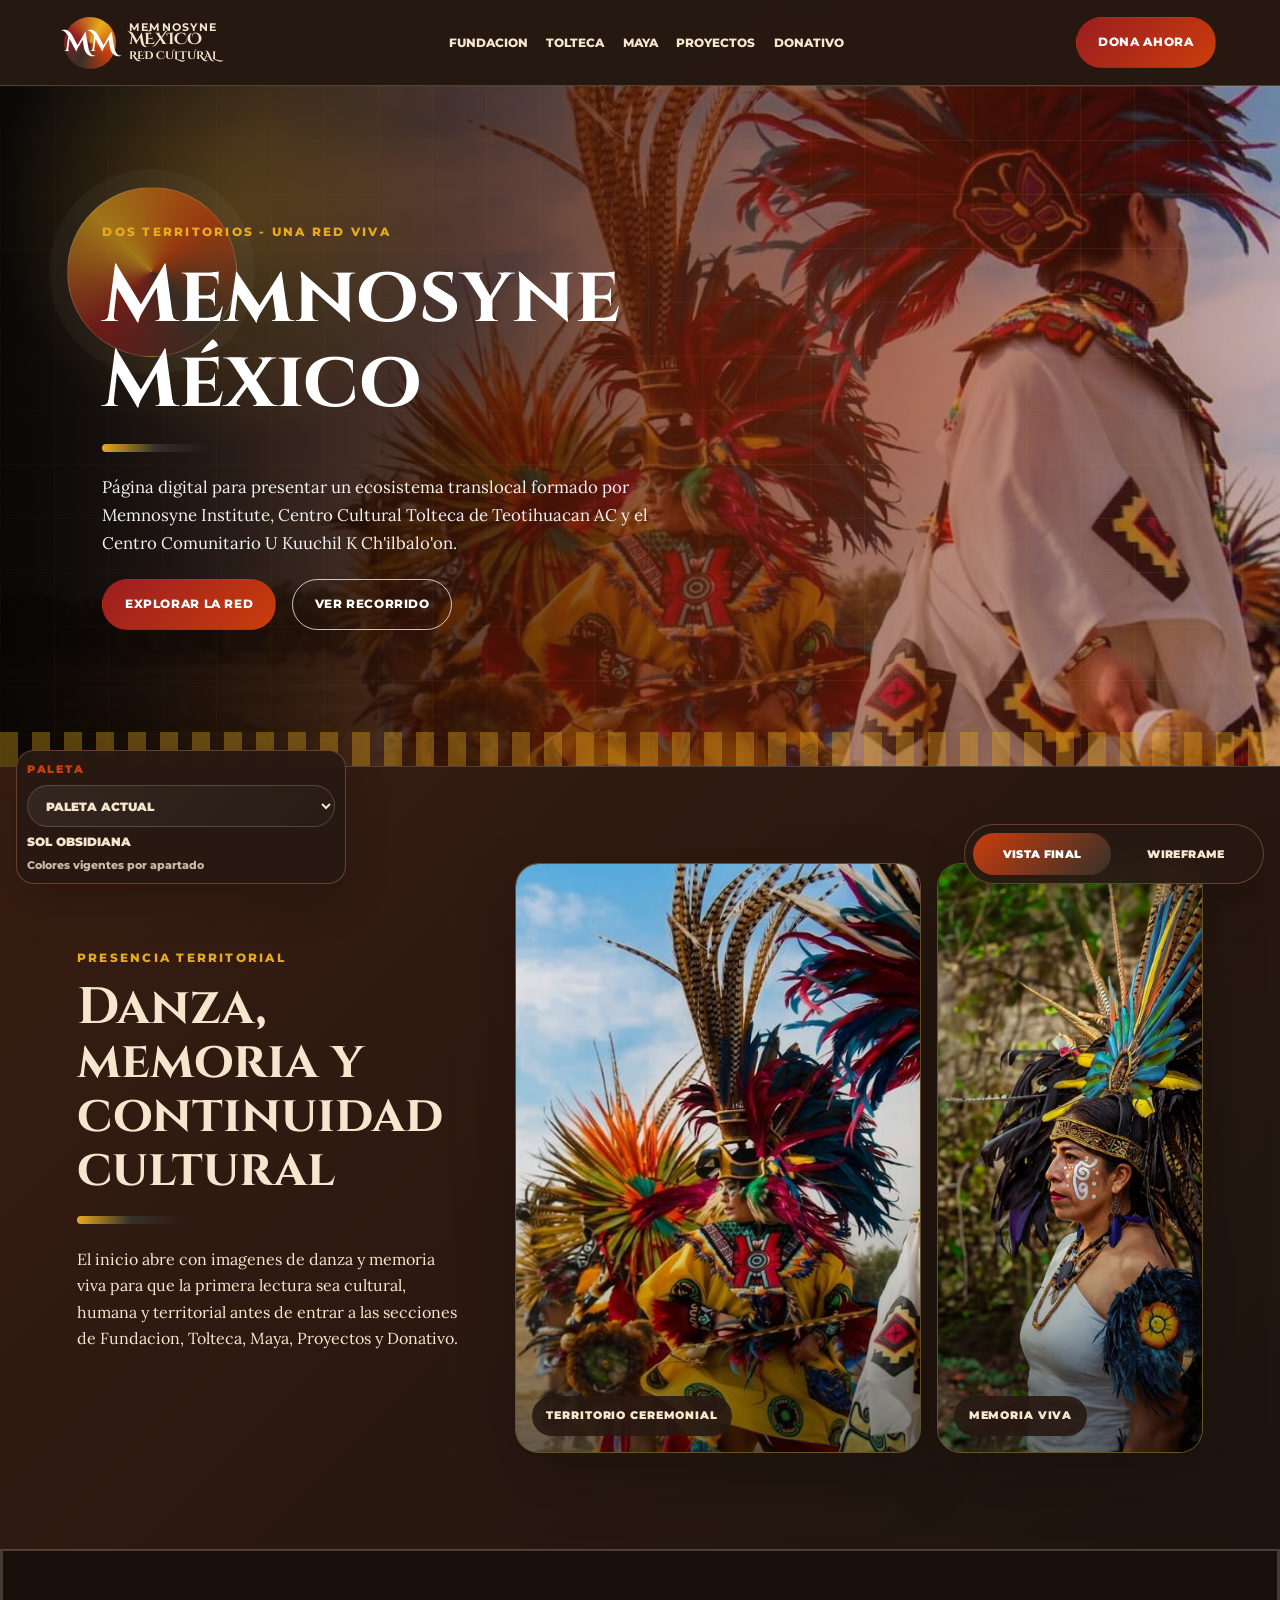
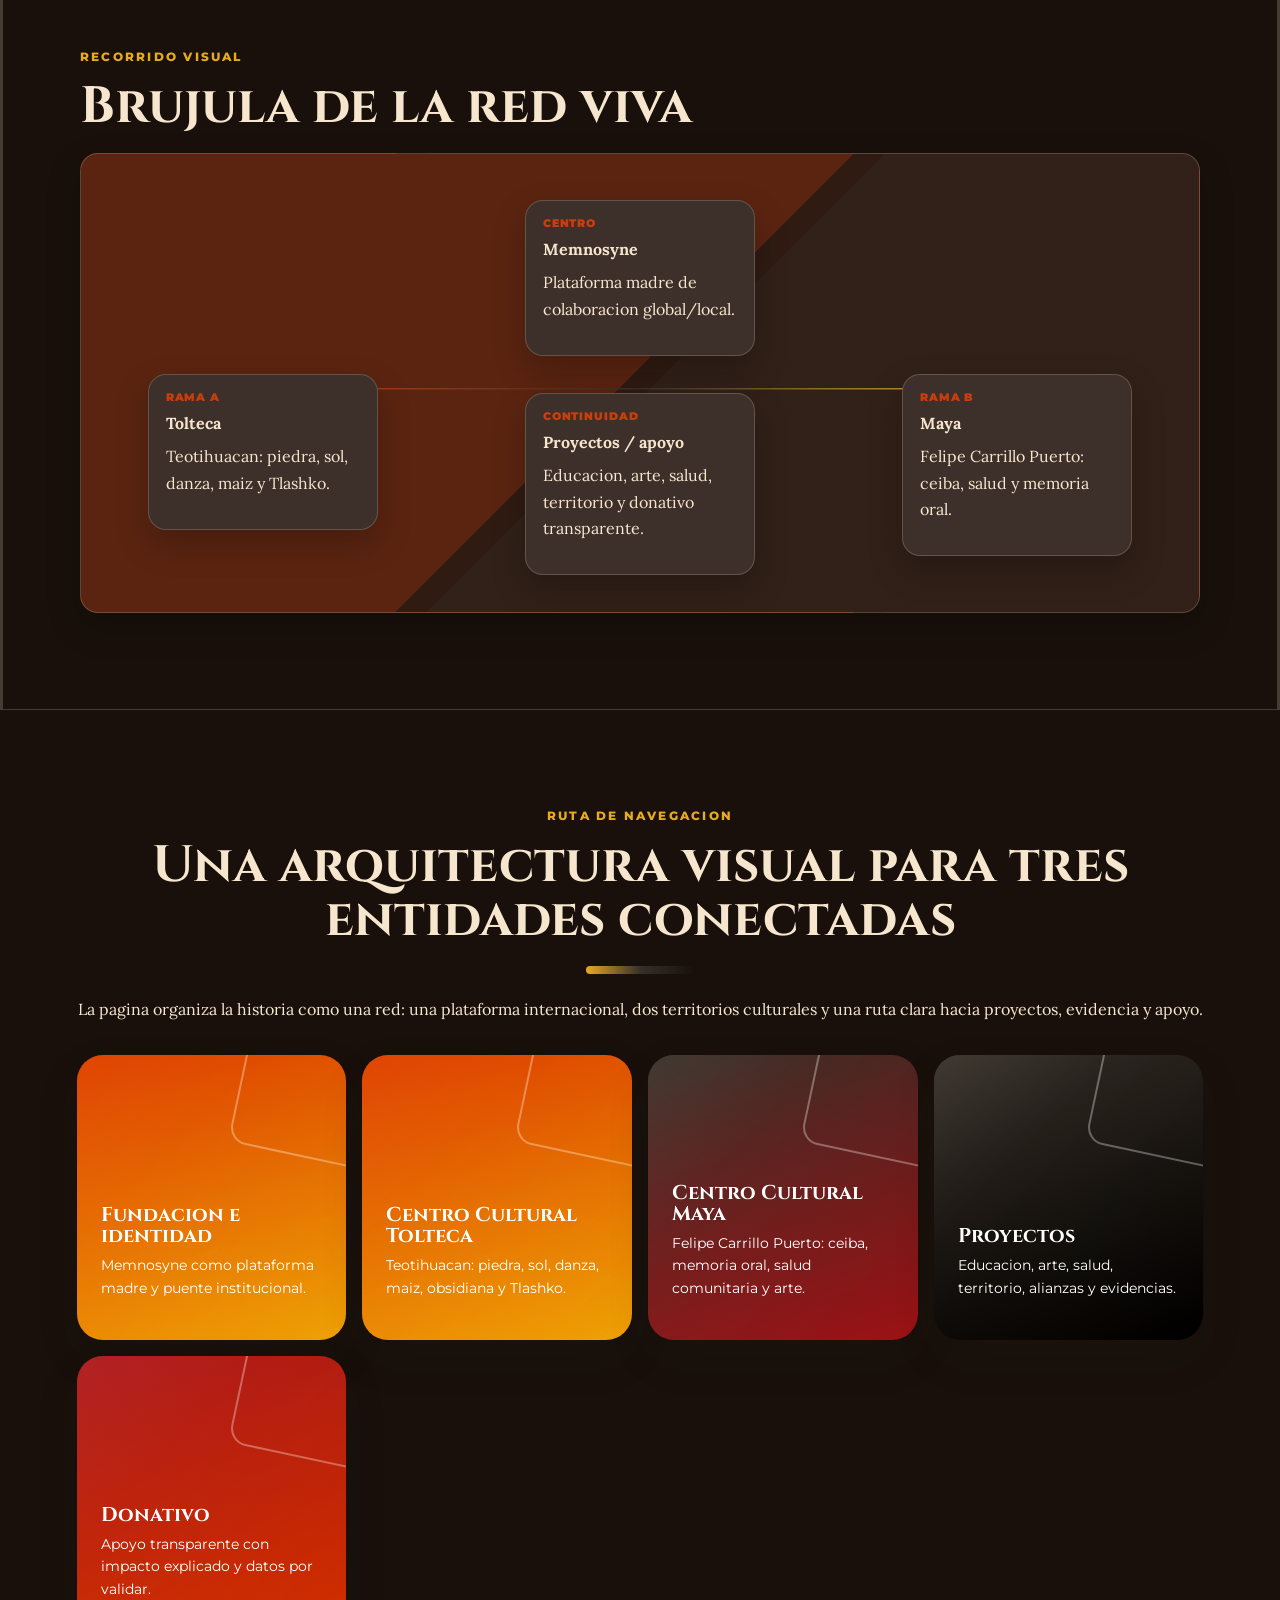
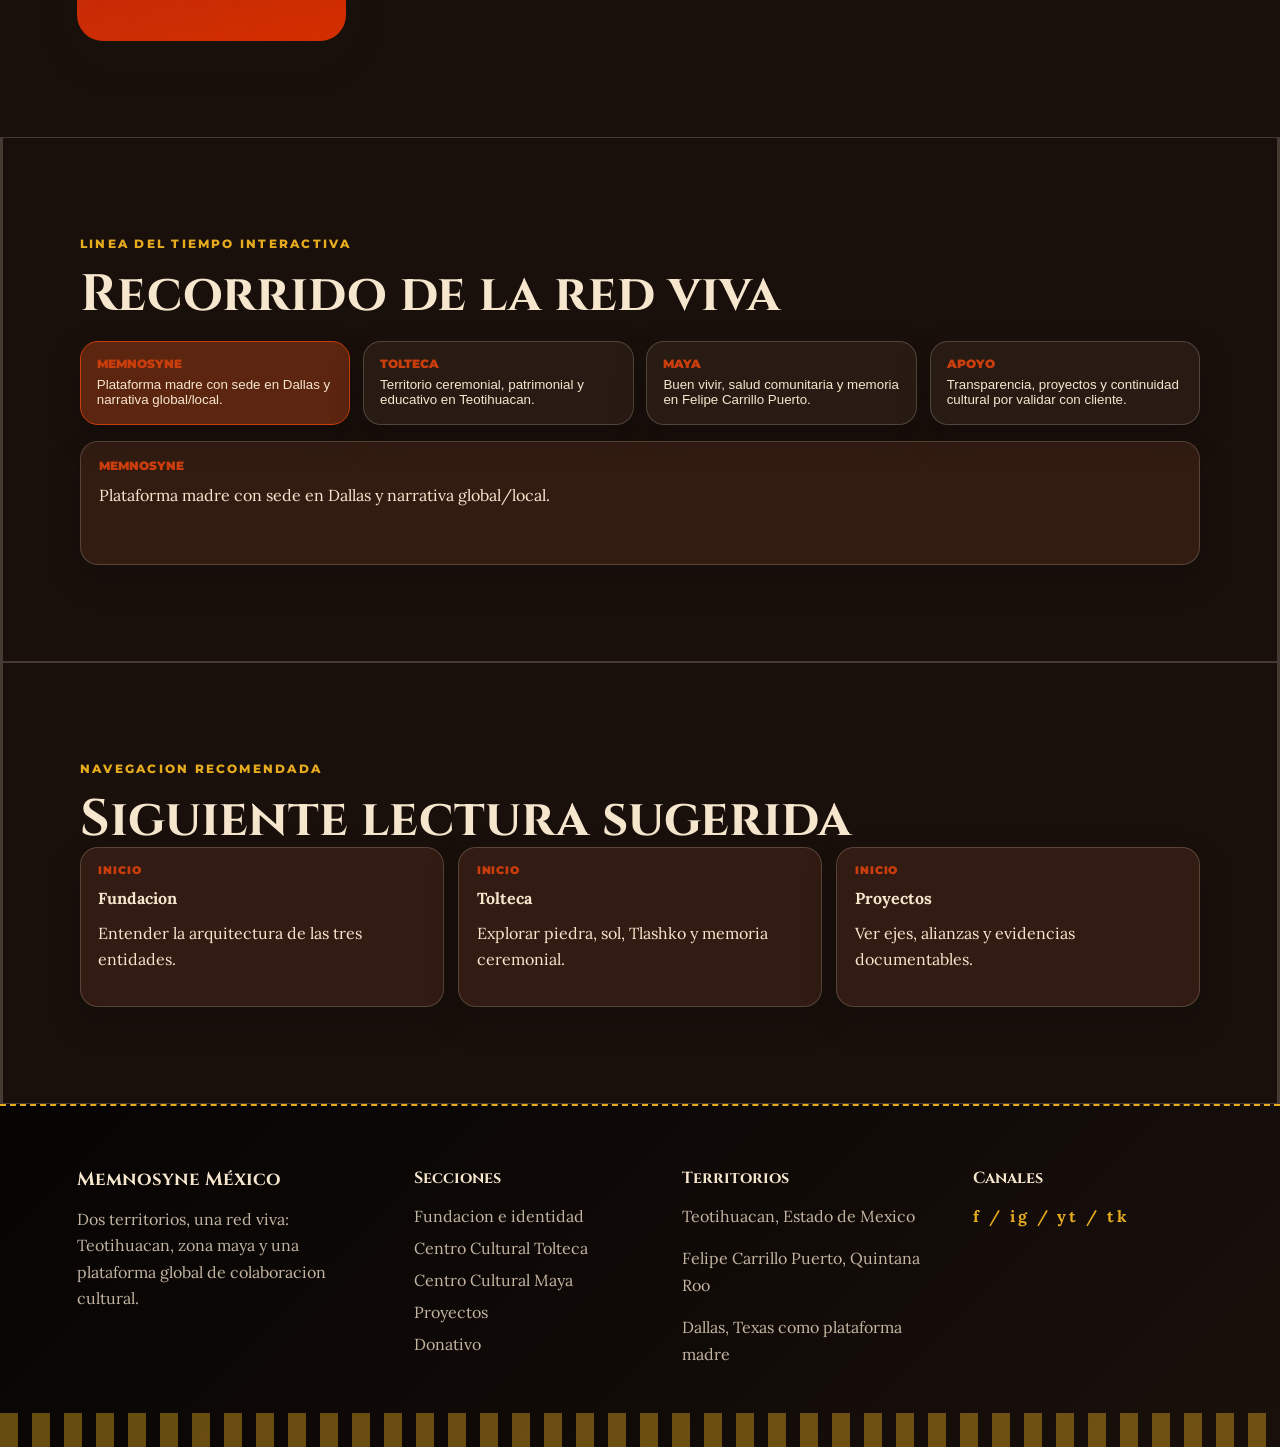
<file: index.html>
<!DOCTYPE html><html lang="es"><head><meta charset="UTF-8"><meta name="viewport" content="width=device-width, initial-scale=1.0"><title>Inicio | Memnosyne M&eacute;xico</title><link rel="preconnect" href="https://fonts.googleapis.com">
<link rel="preconnect" href="https://fonts.gstatic.com" crossorigin>
<link href="https://fonts.googleapis.com/css2?family=Cinzel:wght@500;600;700&family=Cinzel+Decorative:wght@700&family=Cormorant+Garamond:wght@500;600;700&family=EB+Garamond:wght@500;600;700&family=Lora:wght@400;500;600;700&family=Montserrat:wght@300;500;600;700;800&family=Poppins:wght@400;500;600;700;800&display=swap" rel="stylesheet"><link rel="stylesheet" href="styles.css?v=1.2.14"><link rel="stylesheet" href="section-creativity.css?v=1.2.14"><link rel="stylesheet" href="wireframe.css?v=1.2.14"><link rel="stylesheet" href="content-lab.css?v=1.2.14"><link rel="stylesheet" href="animations.css?v=1.2.14"></head><body class=""><header class="navbar">
<a class="brand" href="index.html"><span class="brand-symbol">MM</span><span><small>Memnosyne</small>M&eacute;xico<br><em>red cultural</em></span></a>
<nav>
<a href="fundacion-identidad.html">Fundacion</a>
<a href="centro-tolteca.html">Tolteca</a>
<a href="centro-maya.html">Maya</a>
<a href="proyectos.html">Proyectos</a>
<a href="donativo.html">Donativo</a>
</nav>
<a class="btn btn-primary" href="donativo.html">Dona ahora</a>
</header><main><section class="hero home-ritual-hero" style='--img:url("assets/inicio-danza-tolteca.jpeg")'><div class="hero-content"><p class="eyebrow">Dos territorios - una red viva</p><h1>Memnosyne M&eacute;xico</h1><div class="divider"></div><p>Landing inicial para presentar el ecosistema formado por Memnosyne Institute, el Centro Cultural Tolteca de Teotihuacan AC y el Centro Comunitario U Kuuchil K Ch'ilbalo'on.</p><div class="hero-actions"><a class="btn btn-primary" href="fundacion-identidad.html">Explorar secciones -></a><a class="btn btn-outline" href="#distribucion">Ver distribucion</a></div></div></section><section class="home-photo-intro section-pad"><div class="home-photo-copy"><p class="eyebrow">Presencia territorial</p><h2>Danza, memoria y continuidad cultural</h2><div class="divider"></div><p>El inicio abre con imagenes de danza y memoria viva para que la primera lectura sea cultural, humana y territorial antes de entrar a las secciones de Fundacion, Tolteca, Maya, Proyectos y Donativo.</p></div><div class="home-photo-grid"><figure><img src="assets/inicio-danza-tolteca.jpeg" alt="Danza ceremonial en territorio abierto"><figcaption>Territorio ceremonial</figcaption></figure><figure><img src="assets/inicio-retrato-maya.jpeg" alt="Retrato ceremonial con penacho y pintura facial"><figcaption>Memoria viva</figcaption></figure></div></section><section id="distribucion" class="section-pad"><div class="center"><p class="eyebrow">Distribucion recomendada</p><h2>5 secciones con colores mas vivos</h2><div class="divider"></div><p>La pagina se organiza en cinco subpaginas para que cada tema tenga su propia narrativa visual, color dominante y contenido resumido.</p></div><div class="route-grid"><a class="route-card" href="fundacion-identidad.html" style="--c1:#C85A1E;--c2:#1FBE9E"><div><h3>Fundacion e identidad</h3><p>Narrativa general, Memnosyne y sistema visual.</p></div></a><a class="route-card" href="centro-tolteca.html" style="--c1:#CA3D0C;--c2:#7A3428"><div><h3>Centro Cultural Tolteca</h3><p>Teotihuacan, ceremonia, Tlashko y patrimonio.</p></div></a><a class="route-card" href="centro-maya.html" style="--c1:#1FBE9E;--c2:#AE0253"><div><h3>Centro Cultural Maya</h3><p>Buen vivir, lengua, salud y memoria comunitaria.</p></div></a><a class="route-card" href="proyectos.html" style="--c1:#68712C;--c2:#243F60"><div><h3>Proyectos</h3><p>Educacion, arte, salud, ambiente y alianzas.</p></div></a><a class="route-card" href="donativo.html" style="--c1:#F01136;--c2:#F09D29"><div><h3>Donativo</h3><p>Apoyo, transparencia y llamados a la accion.</p></div></a></div></section><section class="wireframe-lab section-pad"><div class="wf-layout-showcase"><article class="wf-feature"><div class="wf-copy"><span>Contexto</span><b>Resumen + apoyo visual</b><p>Contenido basado en el informe analitico.</p></div><div class="wf-image-slot">Imagen documental</div></article><article class="wf-facts"><div><b>Dato</b><span>Dato del informe</span></div><div><b>Dato</b><span>Dato del informe</span></div><div><b>Dato</b><span>Dato del informe</span></div><div><b>Dato</b><span>Dato del informe</span></div></article><article class="wf-quote"><span>Cita / frase guia</span><p>Texto de apoyo para revisar jerarquia, ritmo y lectura.</p></article><article class="wf-steps"><div><span>01</span><b>Bloque secuencial</b><p>Dato contextual extraido del informe.</p></div><div><span>02</span><b>Bloque secuencial</b><p>Dato contextual del informe.</p></div><div><span>03</span><b>Bloque secuencial</b><p>Evidencia documental por integrar.</p></div></article><article class="wf-media-grid"><div>Foto</div><div>Archivo</div><div>Testimonio</div><div>Territorio</div></article><article class="wf-sidebar-layout"><aside>Recorrido</aside><div><b>Contenido extendido</b><p>Desarrollo ampliado para explicar contexto, territorio, programa, publico beneficiado y evidencia visual sugerida.</p><p>Este bloque sirve para probar una version final con lectura continua, imagenes documentales y jerarquia editorial.</p></div></article></div></section></main><footer class="footer">
<div><h3>Memnosyne M&eacute;xico</h3><p>Red cultural: dos territorios, memoria viva y una mision comunitaria.</p></div>
<div><h4>Secciones</h4><a href="fundacion-identidad.html">Fundacion e identidad</a><a href="centro-tolteca.html">Centro Cultural Tolteca</a><a href="centro-maya.html">Centro Cultural Maya</a><a href="proyectos.html">Proyectos</a><a href="donativo.html">Donativo</a></div>
<div><h4>Territorios</h4><p>Teotihuacan, Estado de Mexico</p><p>Felipe Carrillo Puerto, Quintana Roo</p><p>Dallas, Texas como plataforma madre</p></div>
<div><h4>Siguenos</h4><p class="socials">f / ig / yt / tk</p></div>
</footer><script src="palette.js?v=1.2.14" defer></script><script src="wireframe.js?v=1.2.14" defer></script><script src="version.js?v=1.2.14" defer></script><script src="interactions.js?v=1.2.14" defer></script></body></html>
</file>
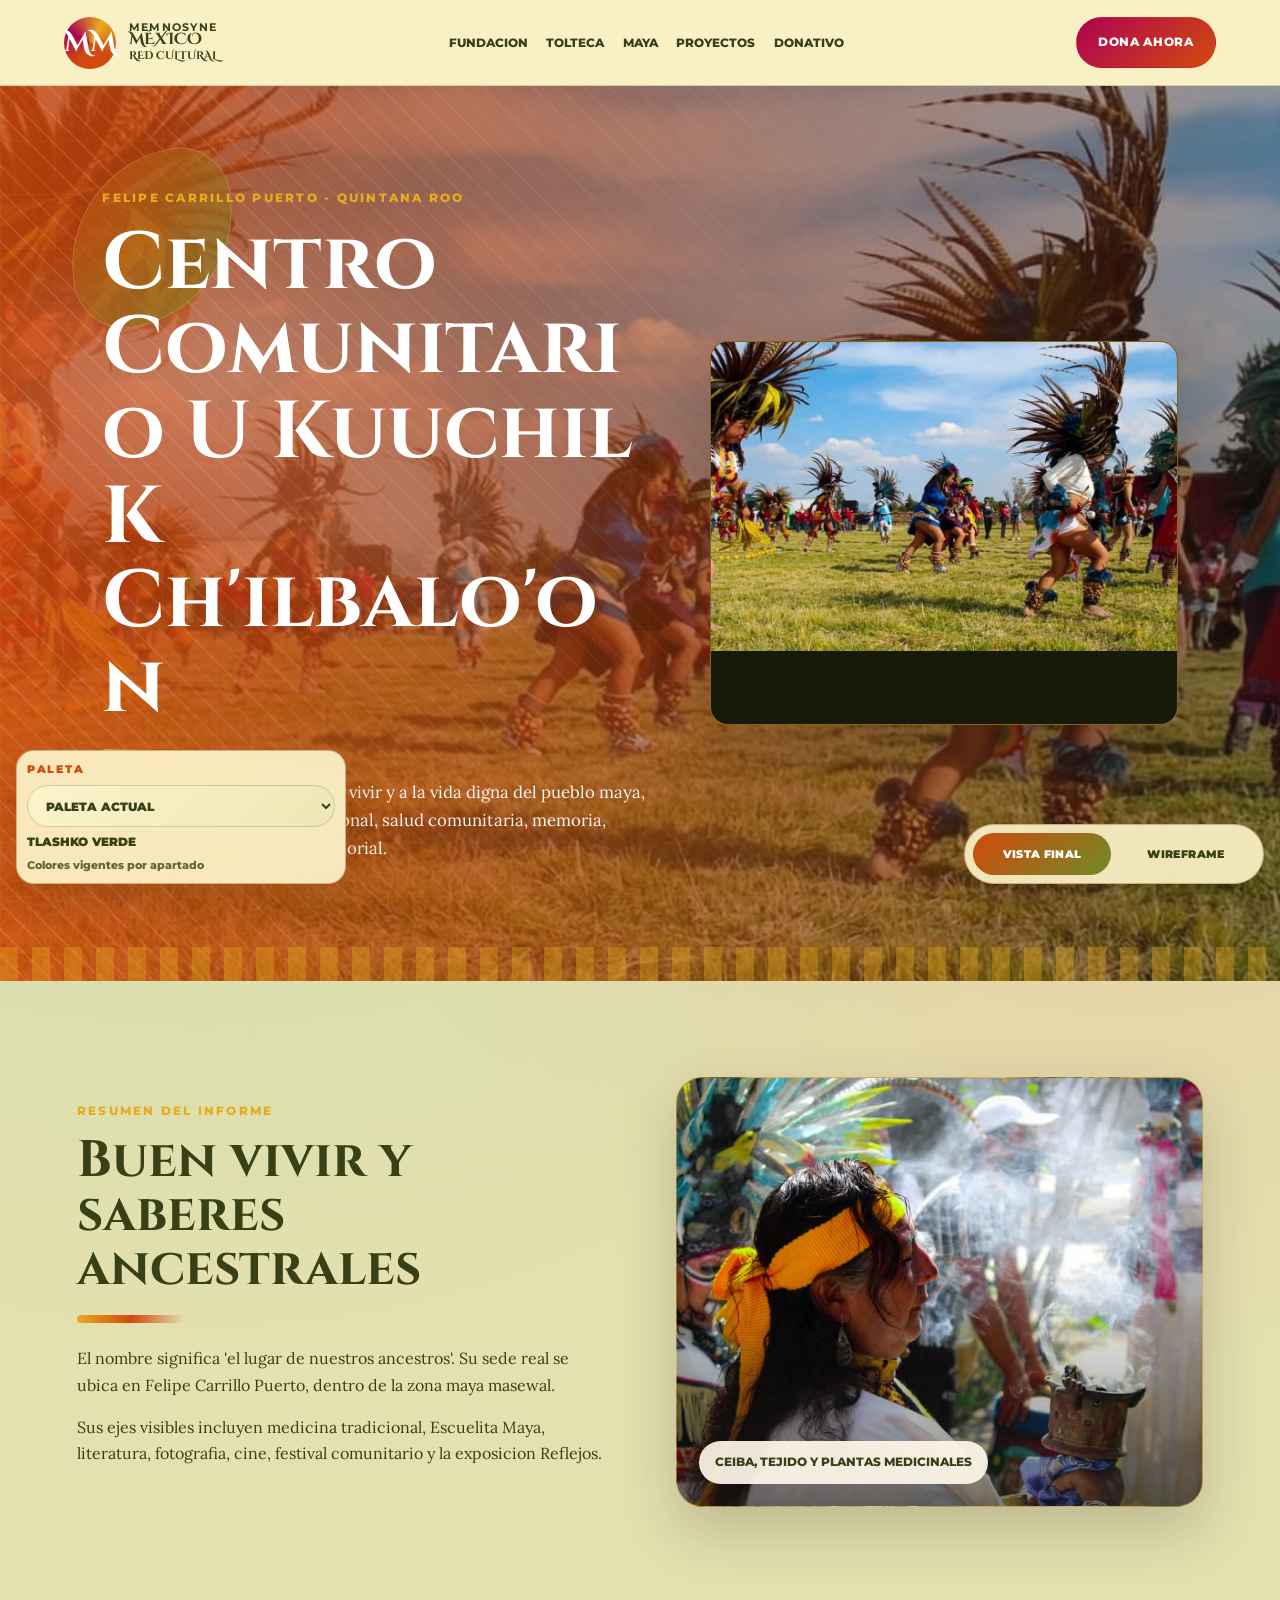
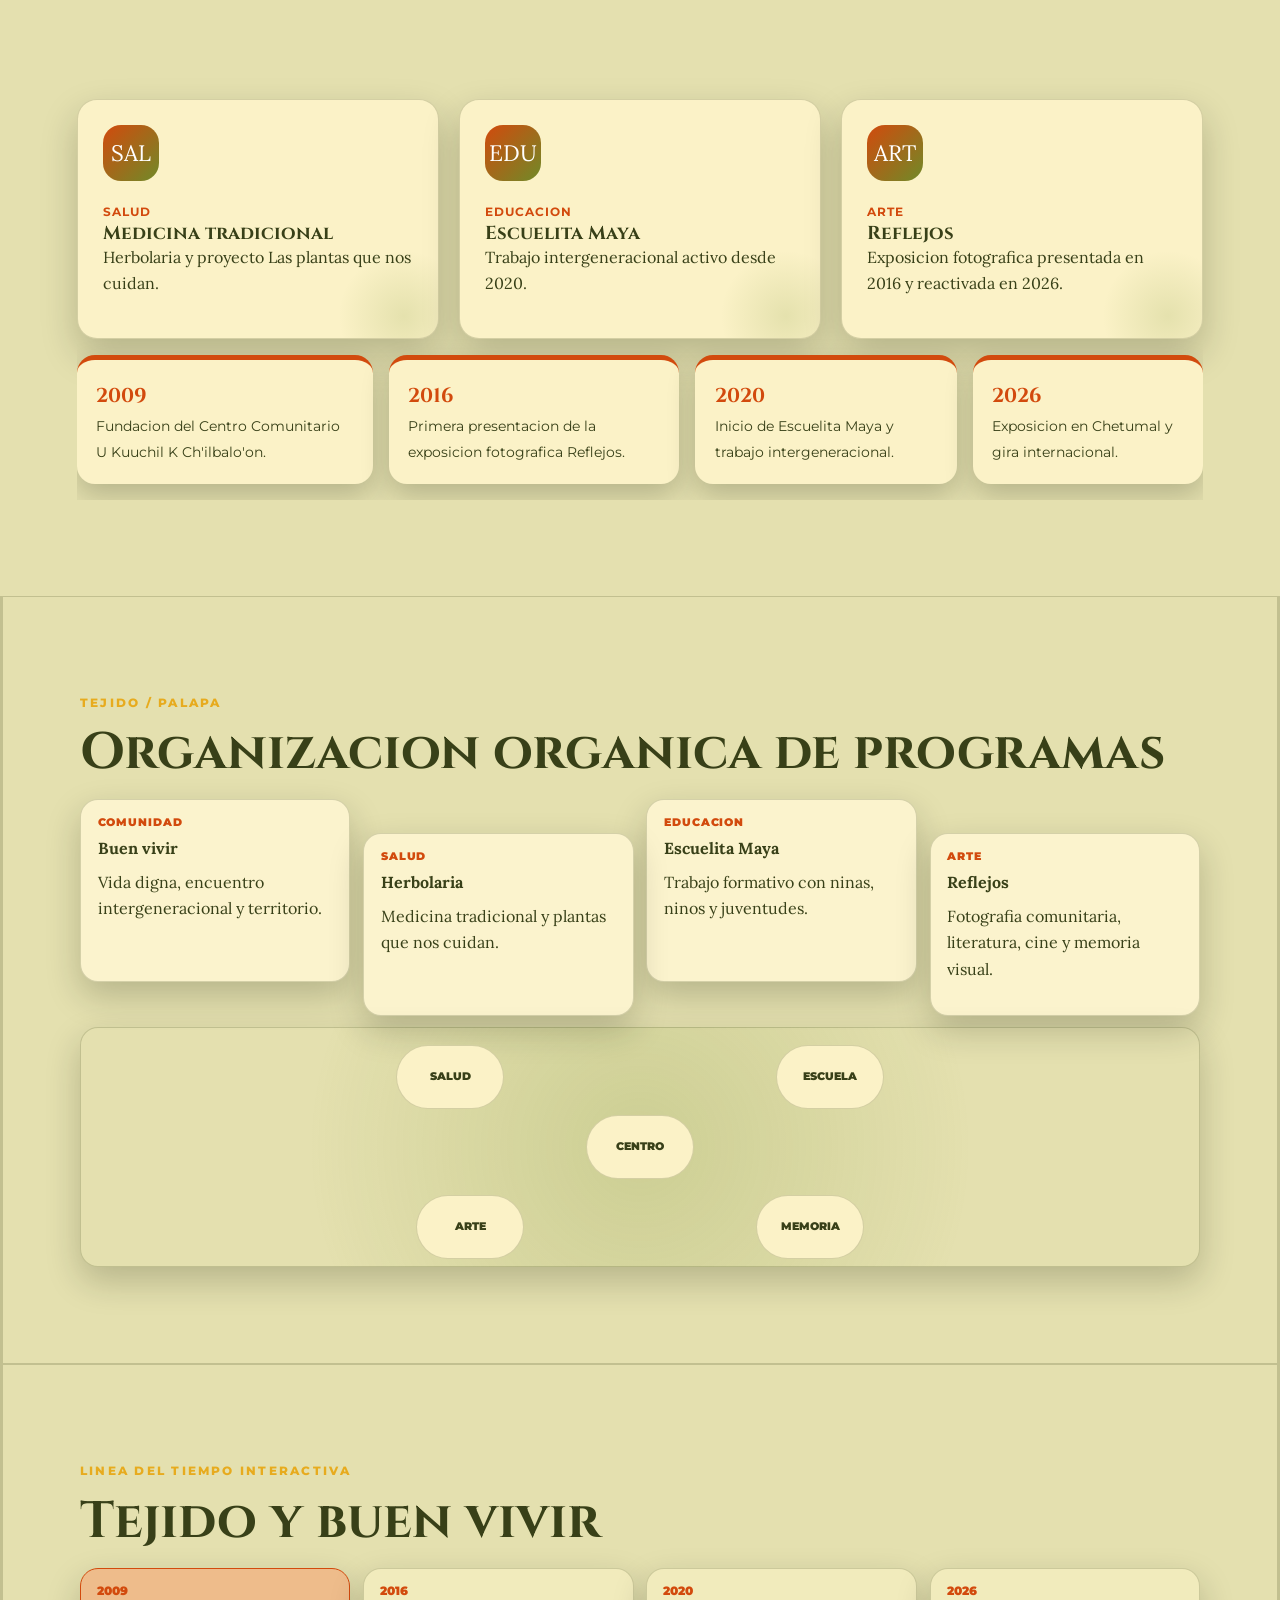
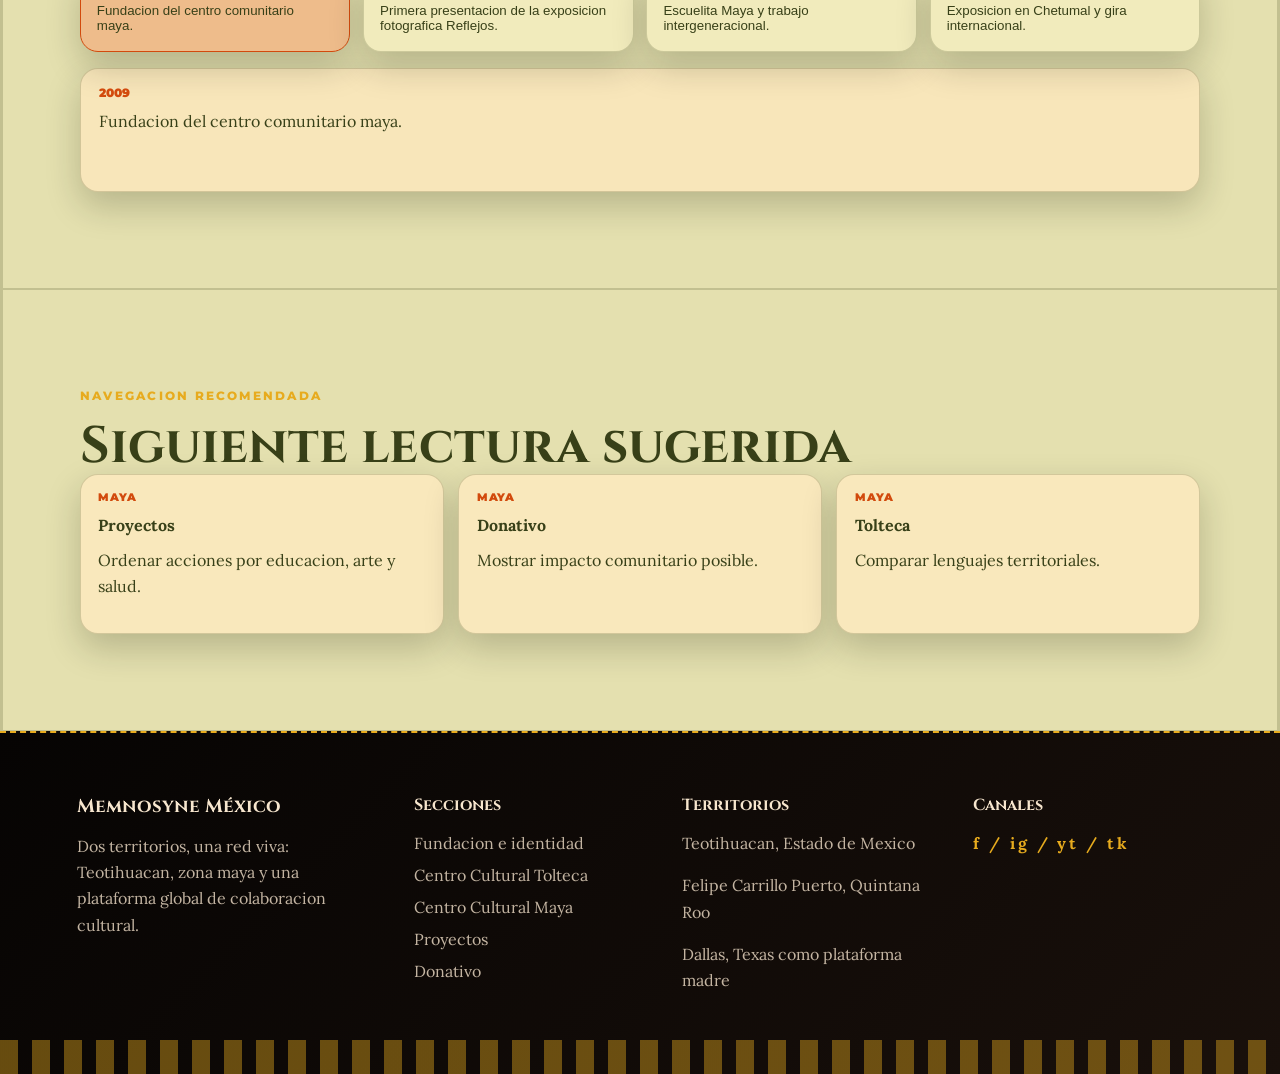
<file: centro-maya.html>
<!DOCTYPE html><html lang="es"><head><meta charset="UTF-8"><meta name="viewport" content="width=device-width, initial-scale=1.0"><title>Centro Cultural Maya | Memnosyne M&eacute;xico</title><link rel="preconnect" href="https://fonts.googleapis.com">
<link rel="preconnect" href="https://fonts.gstatic.com" crossorigin>
<link href="https://fonts.googleapis.com/css2?family=Cinzel:wght@500;600;700&family=Cinzel+Decorative:wght@700&family=Cormorant+Garamond:wght@500;600;700&family=EB+Garamond:wght@500;600;700&family=Lora:wght@400;500;600;700&family=Montserrat:wght@300;500;600;700;800&family=Poppins:wght@400;500;600;700;800&display=swap" rel="stylesheet"><link rel="stylesheet" href="styles.css?v=1.2.14"><link rel="stylesheet" href="section-creativity.css?v=1.2.14"><link rel="stylesheet" href="wireframe.css?v=1.2.14"><link rel="stylesheet" href="content-lab.css?v=1.2.14"><link rel="stylesheet" href="animations.css?v=1.2.14"></head><body class="maya-theme"><header class="navbar">
<a class="brand" href="index.html"><span class="brand-symbol">MM</span><span><small>Memnosyne</small>M&eacute;xico<br><em>red cultural</em></span></a>
<nav>
<a href="fundacion-identidad.html">Fundacion</a>
<a href="centro-tolteca.html">Tolteca</a>
<a href="centro-maya.html">Maya</a>
<a href="proyectos.html">Proyectos</a>
<a href="donativo.html">Donativo</a>
</nav>
<a class="btn btn-primary" href="donativo.html">Dona ahora</a>
</header><main><section class="section-hero has-hero-media" style='--overlay:rgba(31,190,158,.82);--img:url("assets/maya-hero-danza.png")'><div class="hero-content"><p class="eyebrow">Felipe Carrillo Puerto - Quintana Roo</p><h1>Centro Cultural Maya</h1><div class="divider"></div><p>U Kuuchil K Ch'ilbalo'on significa "el lugar de nuestros ancestros". Su trabajo se centra en buen vivir, salud, memoria, educacion intergeneracional y defensa territorial.</p></div><figure class="hero-media"><img src="assets/maya-hero-danza.png" alt="Danza comunitaria y territorio vivo"></figure></section><section class="section-pad grid-2"><div><p class="eyebrow">Resumen</p><h2>Buen vivir y saberes ancestrales</h2><div class="divider"></div><p>El centro busca contribuir a la vida digna del pueblo maya, valorando saberes resguardados por abuelas y abuelos y propiciando el encuentro con juventudes, ninas y ninos.</p><p>Su sede real se ubica en Felipe Carrillo Puerto, zona maya masewal. La lengua indigena documentada es maaya t'aan / maya yucateco.</p></div><div class="visual framed-visual" style='--vimg:url("assets/maya-saberes-ancestrales.jpeg")'><span>Buen vivir y memoria</span></div></section><section class="section-pad"><div class="cards-grid"><article class="card"><div class="icon">SAL</div><strong>Salud</strong><h3>Medicina tradicional</h3><p>Herbolaria y proyecto "Las plantas que nos cuidan".</p></article><article class="card"><div class="icon">EDU</div><strong>Educacion</strong><h3>Escuelita Maya</h3><p>Trabajo intergeneracional activo desde 2020.</p></article><article class="card"><div class="icon">ART</div><strong>Arte</strong><h3>Reflejos</h3><p>Exposicion fotografica presentada en 2016 y reactivada en 2026.</p></article></div><div class="timeline"><div class="time-item"><strong>2009</strong><span>Fundacion del centro.</span></div><div class="time-item"><strong>2016</strong><span>Primera presentacion de Reflejos.</span></div><div class="time-item"><strong>2020</strong><span>Escuelita Maya.</span></div><div class="time-item"><strong>2026</strong><span>Chetumal y gira internacional.</span></div></div></section><section class="wireframe-lab section-pad"><div class="wf-layout-showcase"><article class="wf-feature"><div class="wf-copy"><span>Contexto</span><b>Resumen + apoyo visual</b><p>Contenido basado en el informe analitico.</p></div><div class="wf-image-slot">Imagen documental</div></article><article class="wf-facts"><div><b>Dato</b><span>Dato del informe</span></div><div><b>Dato</b><span>Dato del informe</span></div><div><b>Dato</b><span>Dato del informe</span></div><div><b>Dato</b><span>Dato del informe</span></div></article><article class="wf-quote"><span>Cita / frase guia</span><p>Texto de apoyo para revisar jerarquia, ritmo y lectura.</p></article><article class="wf-steps"><div><span>01</span><b>Bloque secuencial</b><p>Dato contextual extraido del informe.</p></div><div><span>02</span><b>Bloque secuencial</b><p>Dato contextual del informe.</p></div><div><span>03</span><b>Bloque secuencial</b><p>Evidencia documental por integrar.</p></div></article><article class="wf-media-grid"><div>Foto</div><div>Archivo</div><div>Testimonio</div><div>Territorio</div></article><article class="wf-sidebar-layout"><aside>Recorrido</aside><div><b>Contenido extendido</b><p>Desarrollo ampliado para explicar contexto, territorio, programa, publico beneficiado y evidencia visual sugerida.</p><p>Este bloque sirve para probar una version final con lectura continua, imagenes documentales y jerarquia editorial.</p></div></article></div></section></main><footer class="footer">
<div><h3>Memnosyne M&eacute;xico</h3><p>Red cultural: dos territorios, memoria viva y una mision comunitaria.</p></div>
<div><h4>Secciones</h4><a href="fundacion-identidad.html">Fundacion e identidad</a><a href="centro-tolteca.html">Centro Cultural Tolteca</a><a href="centro-maya.html">Centro Cultural Maya</a><a href="proyectos.html">Proyectos</a><a href="donativo.html">Donativo</a></div>
<div><h4>Territorios</h4><p>Teotihuacan, Estado de Mexico</p><p>Felipe Carrillo Puerto, Quintana Roo</p><p>Dallas, Texas como plataforma madre</p></div>
<div><h4>Siguenos</h4><p class="socials">f / ig / yt / tk</p></div>
</footer><script src="palette.js?v=1.2.14" defer></script><script src="wireframe.js?v=1.2.14" defer></script><script src="version.js?v=1.2.14" defer></script><script src="interactions.js?v=1.2.14" defer></script></body></html>
</file>
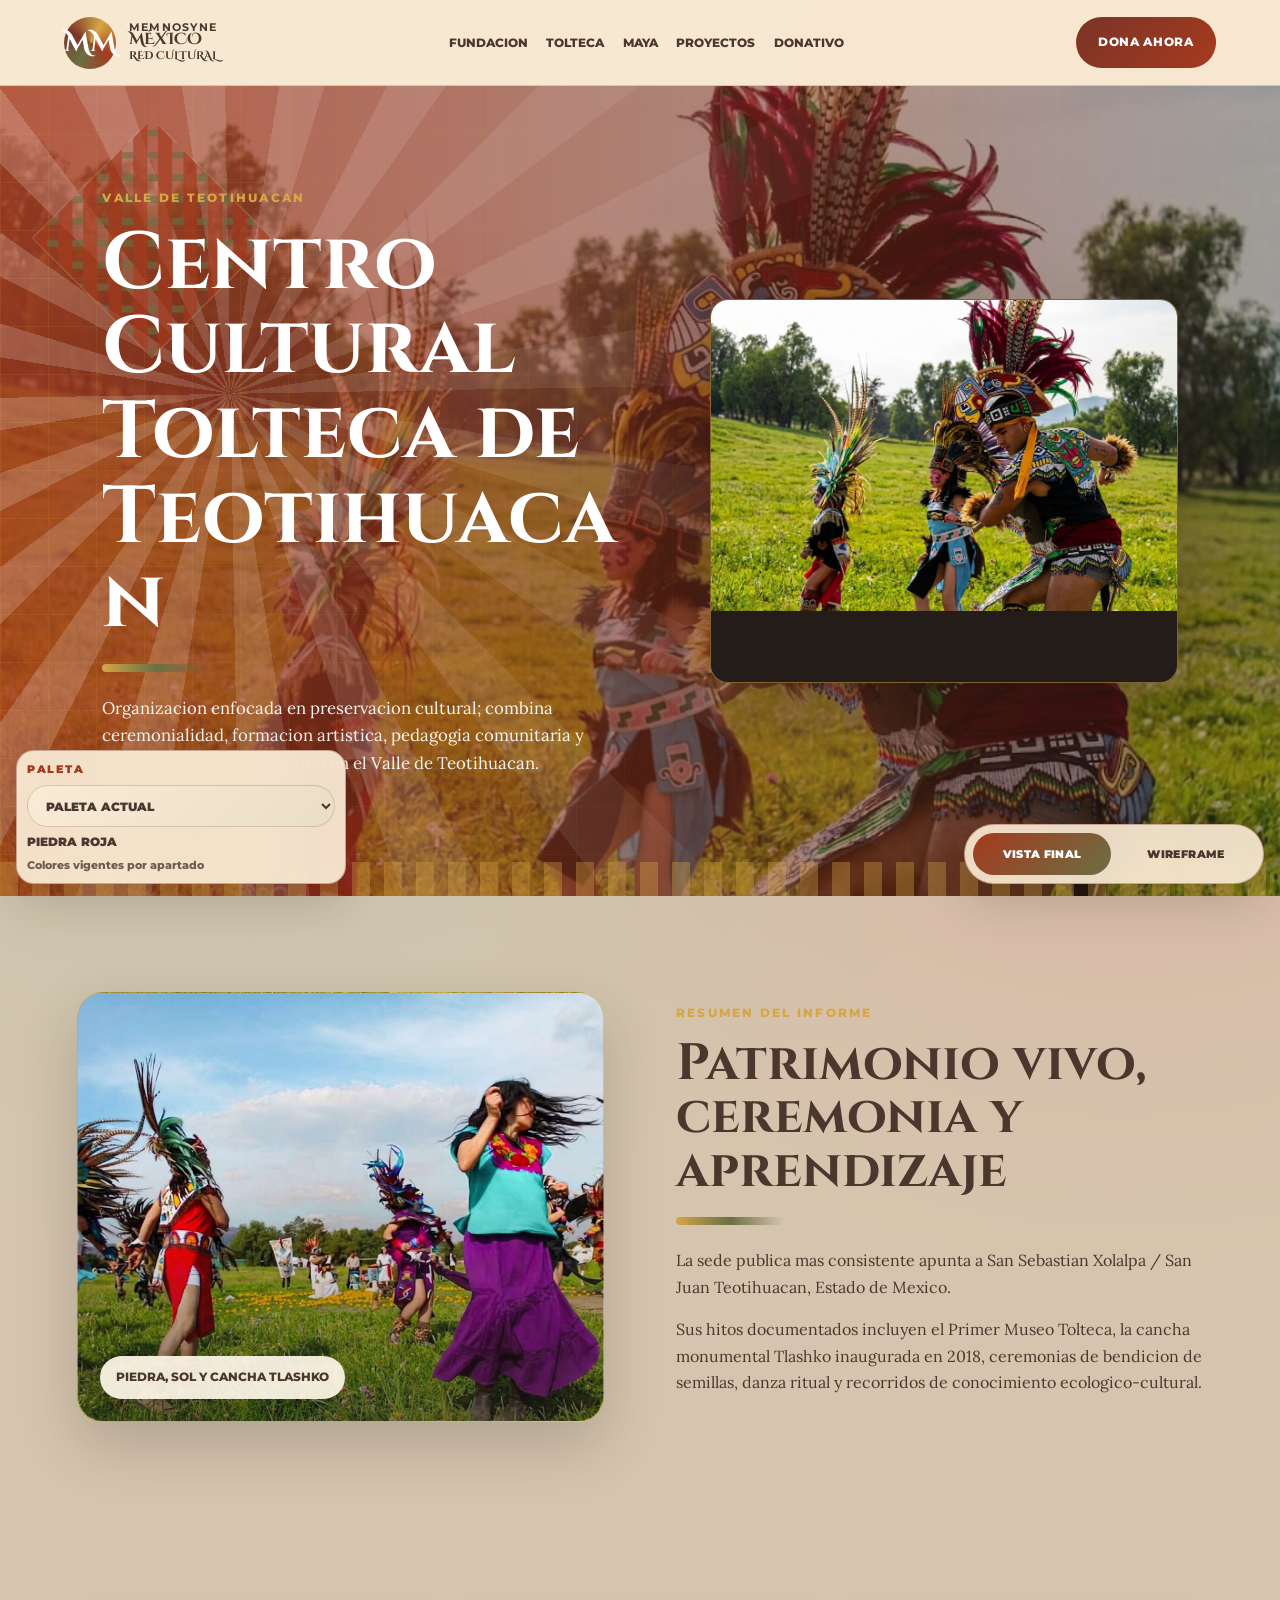
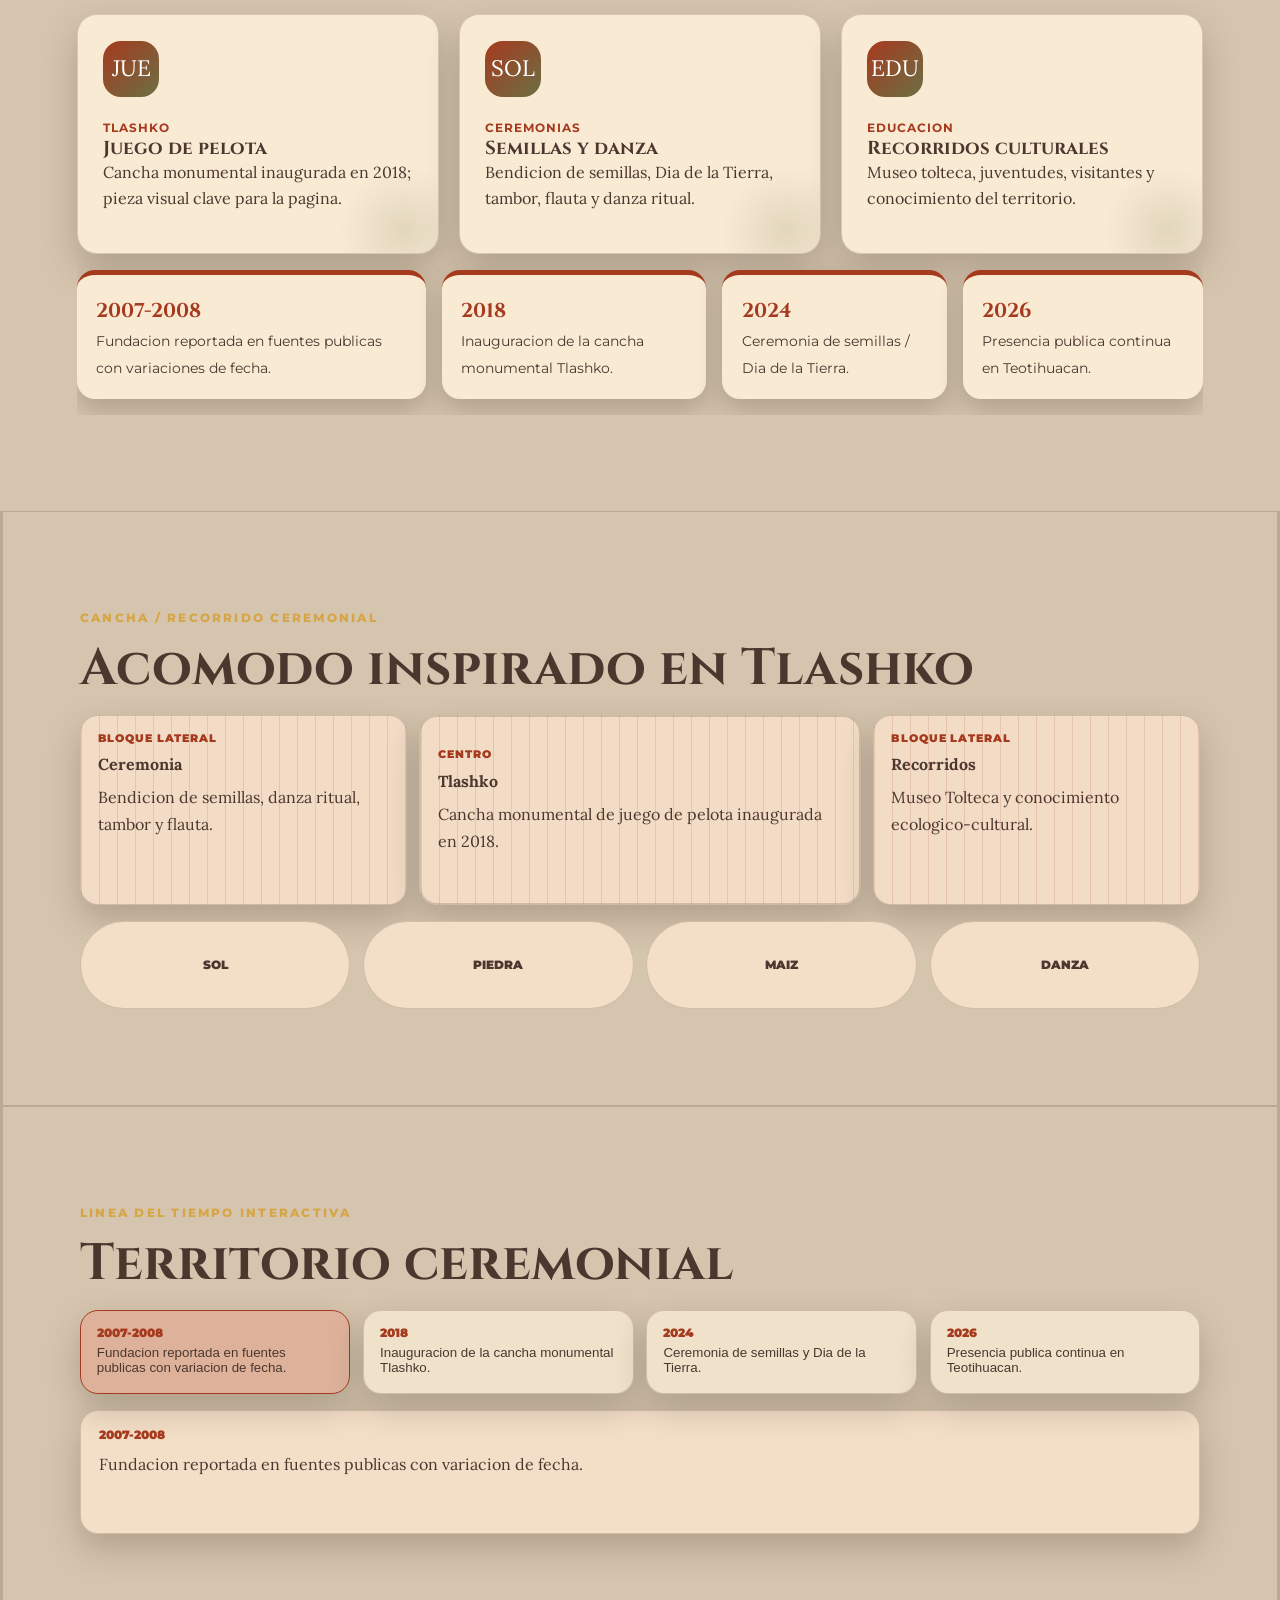
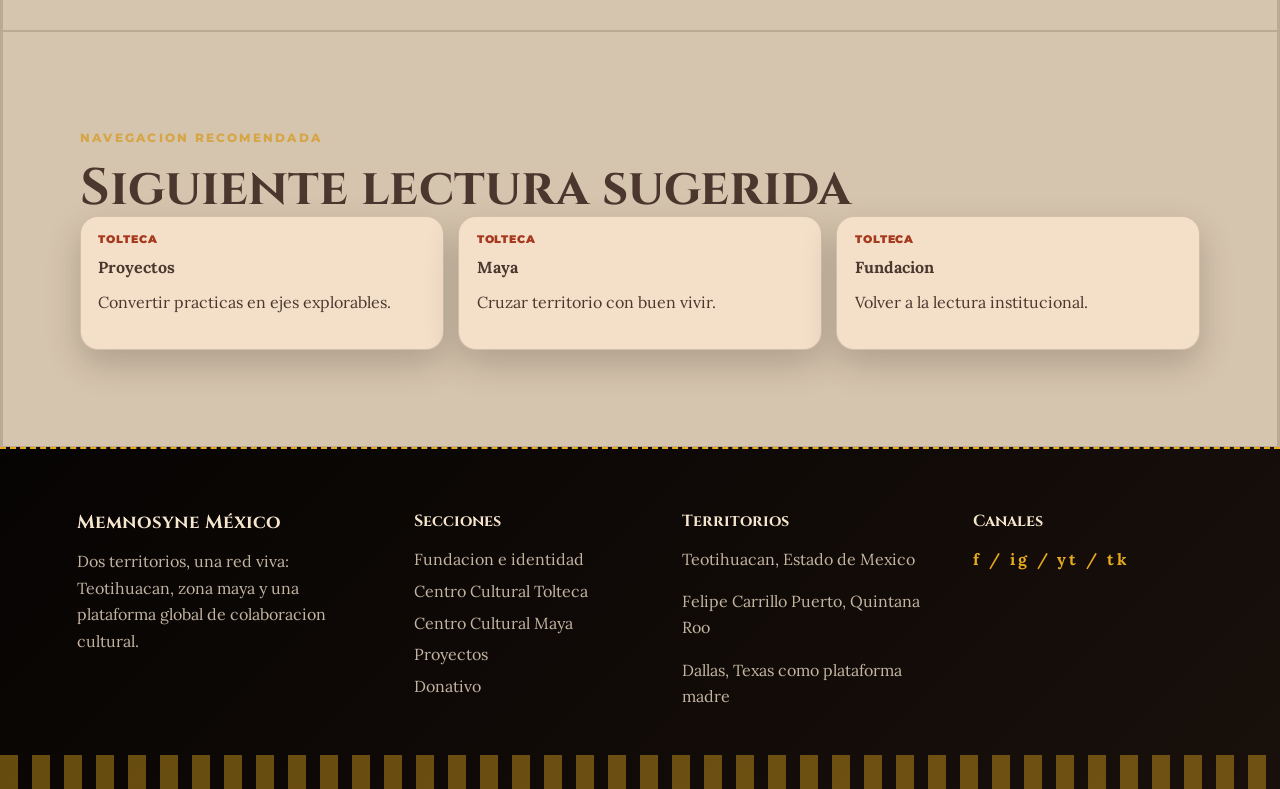
<file: centro-tolteca.html>
<!DOCTYPE html><html lang="es"><head><meta charset="UTF-8"><meta name="viewport" content="width=device-width, initial-scale=1.0"><title>Centro Cultural Tolteca | Memnosyne M&eacute;xico</title><link rel="preconnect" href="https://fonts.googleapis.com">
<link rel="preconnect" href="https://fonts.gstatic.com" crossorigin>
<link href="https://fonts.googleapis.com/css2?family=Cinzel:wght@500;600;700&family=Cinzel+Decorative:wght@700&family=Cormorant+Garamond:wght@500;600;700&family=EB+Garamond:wght@500;600;700&family=Lora:wght@400;500;600;700&family=Montserrat:wght@300;500;600;700;800&family=Poppins:wght@400;500;600;700;800&display=swap" rel="stylesheet"><link rel="stylesheet" href="styles.css?v=1.2.14"><link rel="stylesheet" href="section-creativity.css?v=1.2.14"><link rel="stylesheet" href="wireframe.css?v=1.2.14"><link rel="stylesheet" href="content-lab.css?v=1.2.14"><link rel="stylesheet" href="animations.css?v=1.2.14"></head><body class="tolteca-theme"><header class="navbar">
<a class="brand" href="index.html"><span class="brand-symbol">MM</span><span><small>Memnosyne</small>M&eacute;xico<br><em>red cultural</em></span></a>
<nav>
<a href="fundacion-identidad.html">Fundacion</a>
<a href="centro-tolteca.html">Tolteca</a>
<a href="centro-maya.html">Maya</a>
<a href="proyectos.html">Proyectos</a>
<a href="donativo.html">Donativo</a>
</nav>
<a class="btn btn-primary" href="donativo.html">Dona ahora</a>
</header><main><section class="section-hero has-hero-media" style='--overlay:rgba(202,61,12,.9);--img:url("assets/tolteca-hero-danza.png")'><div class="hero-content"><p class="eyebrow">Valle de Teotihuacan</p><h1>Centro Cultural Tolteca</h1><div class="divider"></div><p>Seccion enfocada en preservacion cultural, ceremonialidad, formacion artistica, pedagogia comunitaria y mediacion turistica-cultural en Teotihuacan.</p></div><figure class="hero-media"><img src="assets/tolteca-hero-danza.png" alt="Danzantes ceremoniales en el Valle de Teotihuacan"></figure></section><section class="section-pad grid-2"><div class="visual framed-visual" style='--vimg:url("assets/tolteca-patrimonio-vivo.png")'><span>Piedra, sol y cancha Tlashko</span></div><div><p class="eyebrow">Resumen</p><h2>Preservar y compartir el patrimonio tolteca</h2><div class="divider"></div><p>El centro se vincula con comunidades de pueblos alrededor de Teotihuacan y se enfoca en danza, ceremonias, museo tolteca, juego de pelota, educacion cultural y recorridos.</p><p>Su sede publica mas consistente apunta a San Sebastian Xolalpa / San Juan Teotihuacan, Estado de Mexico.</p></div></section><section class="section-pad"><div class="cards-grid"><article class="card"><div class="icon">JUE</div><strong>Tlashko</strong><h3>Juego de pelota</h3><p>Cancha monumental inaugurada en 2018, ideal como pieza visual principal.</p></article><article class="card"><div class="icon">SOL</div><strong>Ceremonias</strong><h3>Semillas y danza</h3><p>Bendicion de semillas, Dia de la Tierra, danza ritual, tambor y flauta.</p></article><article class="card"><div class="icon">EDU</div><strong>Educacion</strong><h3>Recorridos culturales</h3><p>Museo tolteca y recorridos de conocimiento ecologico-cultural.</p></article></div><div class="timeline"><div class="time-item"><strong>2007-2008</strong><span>Fundacion reportada.</span></div><div class="time-item"><strong>2018</strong><span>Inauguracion de Tlashko.</span></div><div class="time-item"><strong>2024</strong><span>Ceremonia de semillas / Dia de la Tierra.</span></div><div class="time-item"><strong>2026</strong><span>Presencia publica continua.</span></div></div></section><section class="wireframe-lab section-pad"><div class="wf-layout-showcase"><article class="wf-feature"><div class="wf-copy"><span>Contexto</span><b>Resumen + apoyo visual</b><p>Contenido basado en el informe analitico.</p></div><div class="wf-image-slot">Imagen documental</div></article><article class="wf-facts"><div><b>Dato</b><span>Dato del informe</span></div><div><b>Dato</b><span>Dato del informe</span></div><div><b>Dato</b><span>Dato del informe</span></div><div><b>Dato</b><span>Dato del informe</span></div></article><article class="wf-quote"><span>Cita / frase guia</span><p>Texto de apoyo para revisar jerarquia, ritmo y lectura.</p></article><article class="wf-steps"><div><span>01</span><b>Bloque secuencial</b><p>Dato contextual extraido del informe.</p></div><div><span>02</span><b>Bloque secuencial</b><p>Dato contextual del informe.</p></div><div><span>03</span><b>Bloque secuencial</b><p>Evidencia documental por integrar.</p></div></article><article class="wf-media-grid"><div>Foto</div><div>Archivo</div><div>Testimonio</div><div>Territorio</div></article><article class="wf-sidebar-layout"><aside>Recorrido</aside><div><b>Contenido extendido</b><p>Desarrollo ampliado para explicar contexto, territorio, programa, publico beneficiado y evidencia visual sugerida.</p><p>Este bloque sirve para probar una version final con lectura continua, imagenes documentales y jerarquia editorial.</p></div></article></div></section></main><footer class="footer">
<div><h3>Memnosyne M&eacute;xico</h3><p>Red cultural: dos territorios, memoria viva y una mision comunitaria.</p></div>
<div><h4>Secciones</h4><a href="fundacion-identidad.html">Fundacion e identidad</a><a href="centro-tolteca.html">Centro Cultural Tolteca</a><a href="centro-maya.html">Centro Cultural Maya</a><a href="proyectos.html">Proyectos</a><a href="donativo.html">Donativo</a></div>
<div><h4>Territorios</h4><p>Teotihuacan, Estado de Mexico</p><p>Felipe Carrillo Puerto, Quintana Roo</p><p>Dallas, Texas como plataforma madre</p></div>
<div><h4>Siguenos</h4><p class="socials">f / ig / yt / tk</p></div>
</footer><script src="palette.js?v=1.2.14" defer></script><script src="wireframe.js?v=1.2.14" defer></script><script src="version.js?v=1.2.14" defer></script><script src="interactions.js?v=1.2.14" defer></script></body></html>
</file>
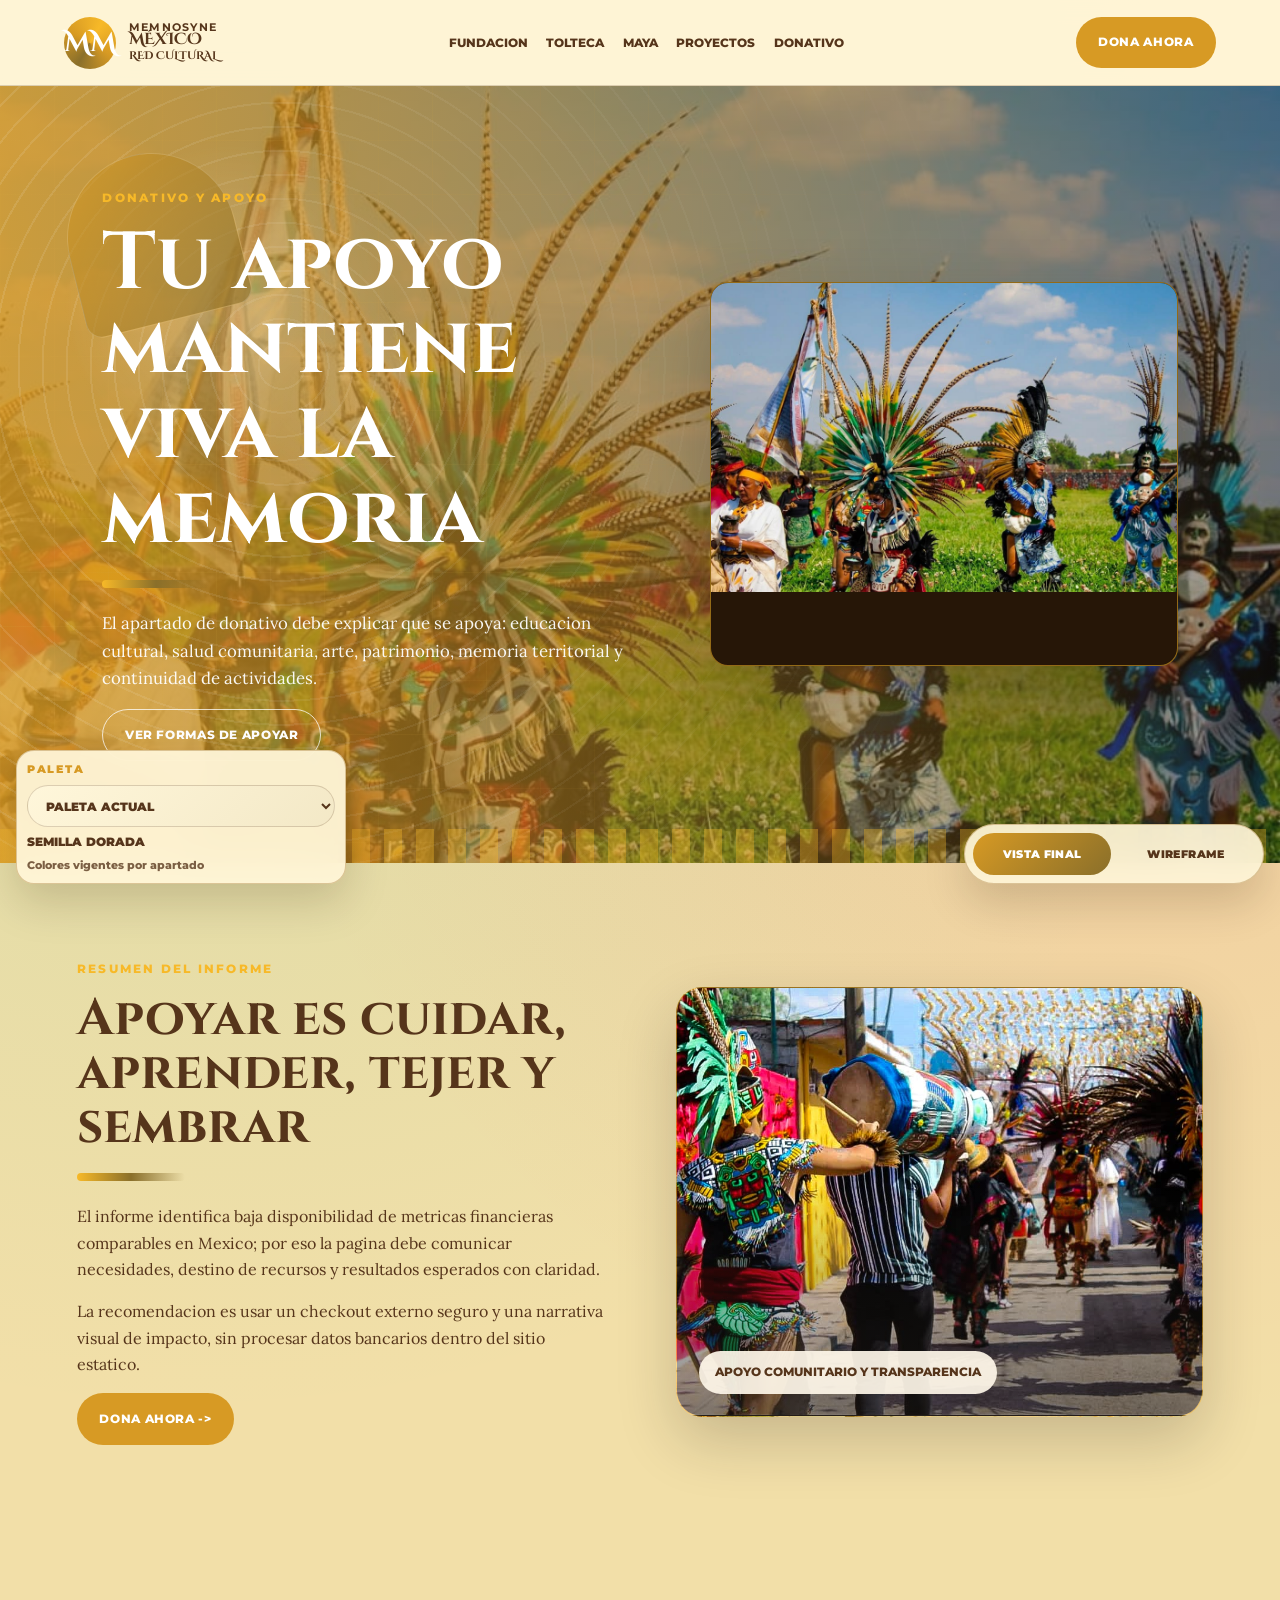
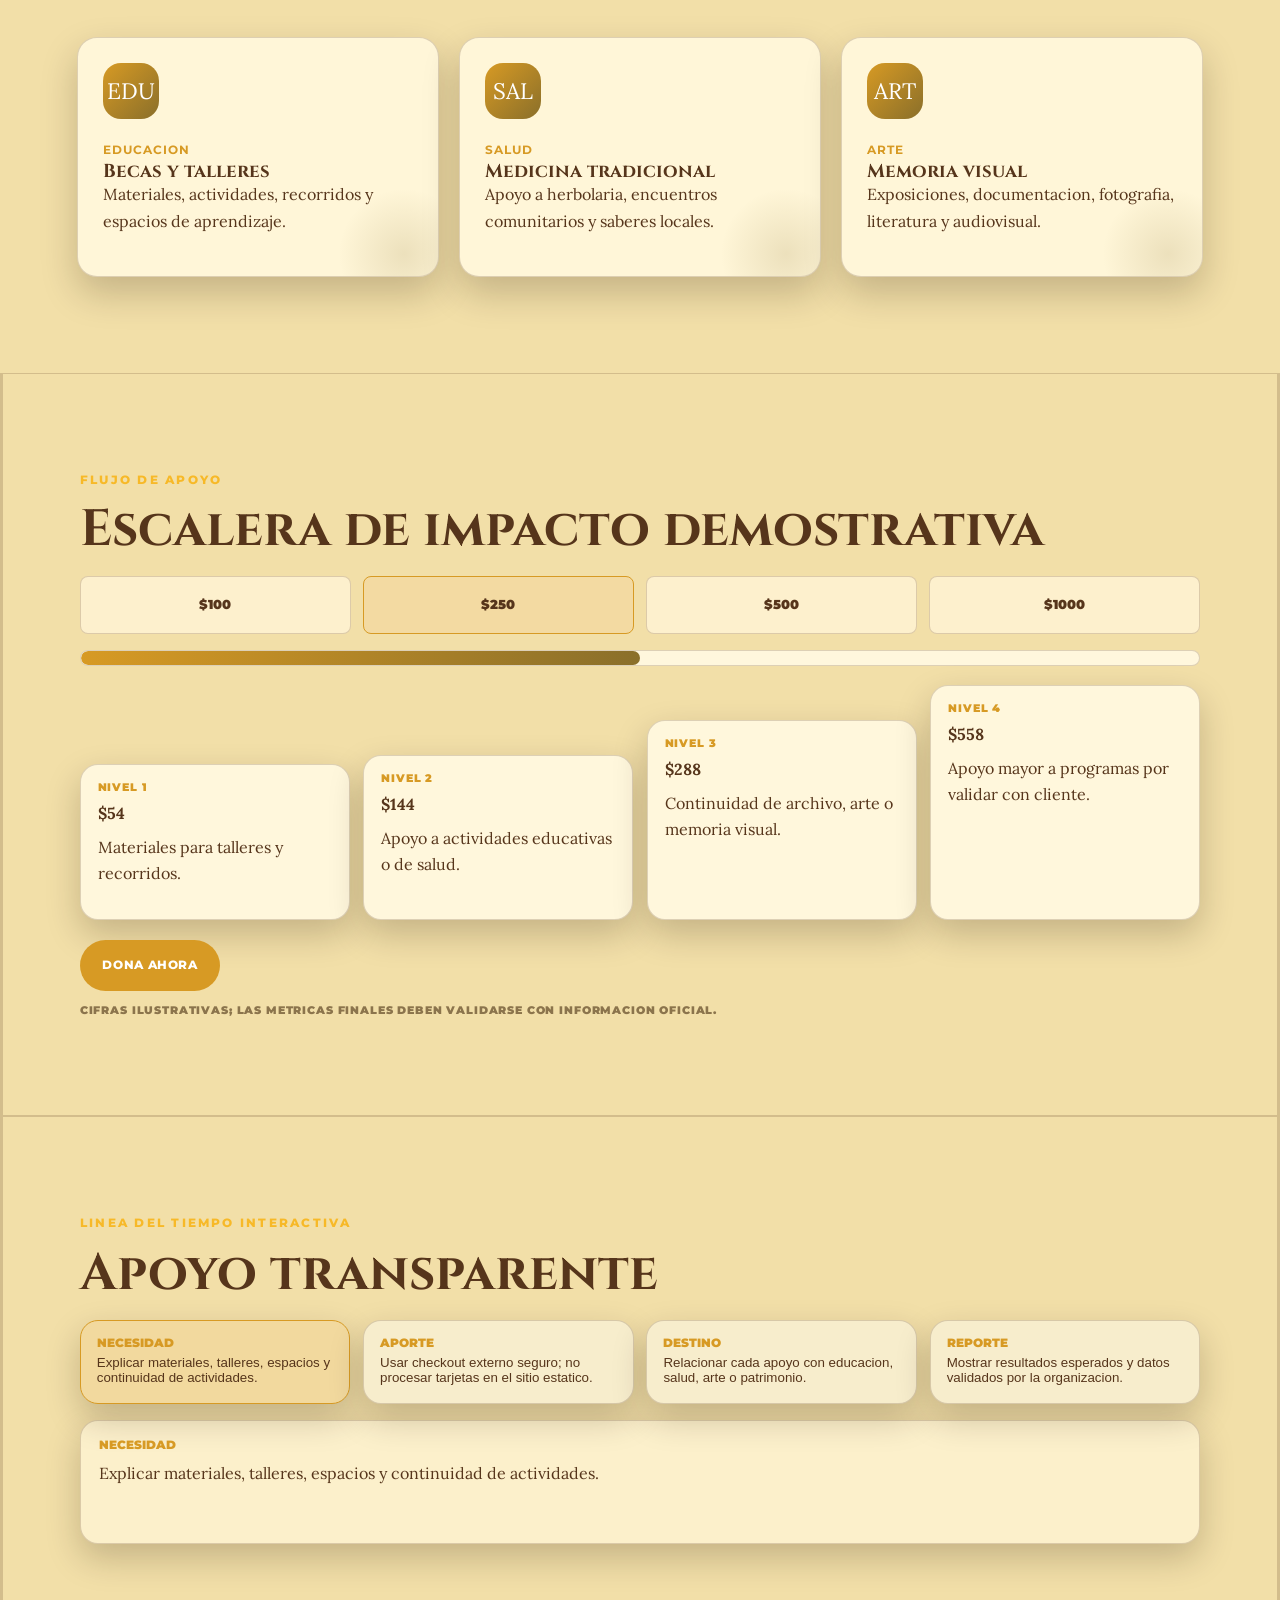
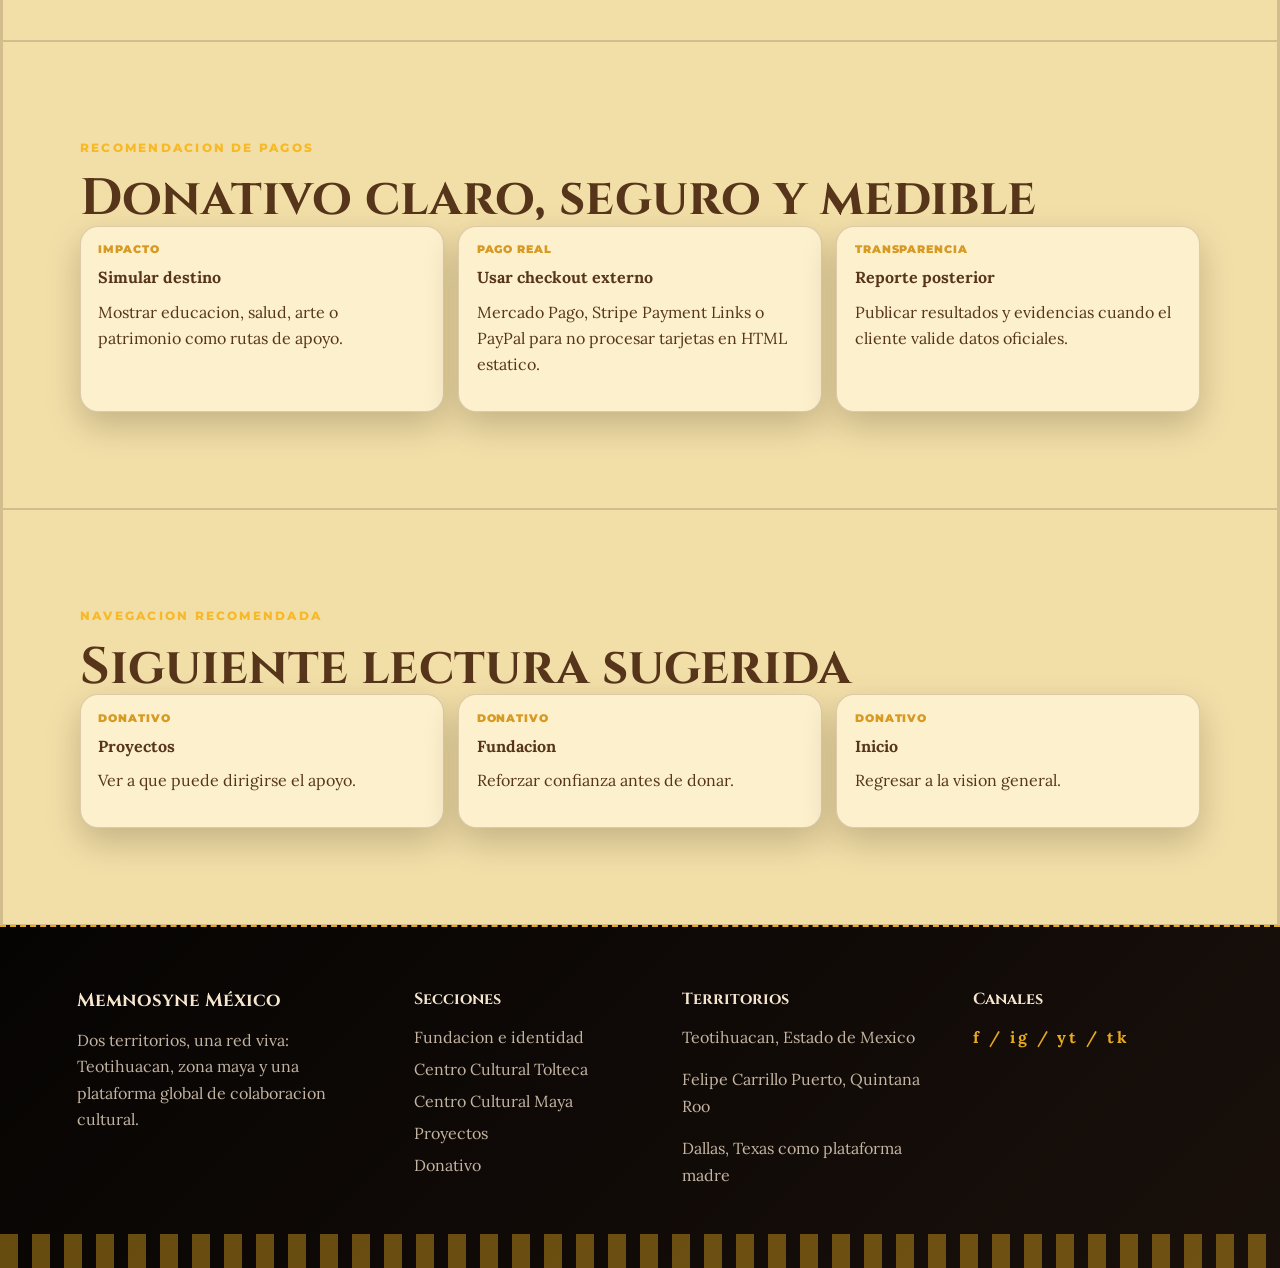
<file: donativo.html>
<!DOCTYPE html><html lang="es"><head><meta charset="UTF-8"><meta name="viewport" content="width=device-width, initial-scale=1.0"><title>Donativo | Memnosyne M&eacute;xico</title><link rel="preconnect" href="https://fonts.googleapis.com">
<link rel="preconnect" href="https://fonts.gstatic.com" crossorigin>
<link href="https://fonts.googleapis.com/css2?family=Cinzel:wght@500;600;700&family=Cinzel+Decorative:wght@700&family=Cormorant+Garamond:wght@500;600;700&family=EB+Garamond:wght@500;600;700&family=Lora:wght@400;500;600;700&family=Montserrat:wght@300;500;600;700;800&family=Poppins:wght@400;500;600;700;800&display=swap" rel="stylesheet"><link rel="stylesheet" href="styles.css?v=1.2.14"><link rel="stylesheet" href="section-creativity.css?v=1.2.14"><link rel="stylesheet" href="wireframe.css?v=1.2.14"><link rel="stylesheet" href="content-lab.css?v=1.2.14"><link rel="stylesheet" href="animations.css?v=1.2.14"></head><body class="donativo-theme"><header class="navbar">
<a class="brand" href="index.html"><span class="brand-symbol">MM</span><span><small>Memnosyne</small>M&eacute;xico<br><em>red cultural</em></span></a>
<nav>
<a href="fundacion-identidad.html">Fundacion</a>
<a href="centro-tolteca.html">Tolteca</a>
<a href="centro-maya.html">Maya</a>
<a href="proyectos.html">Proyectos</a>
<a href="donativo.html">Donativo</a>
</nav>
<a class="btn btn-primary" href="donativo.html">Dona ahora</a>
</header><main><section class="section-hero has-hero-media" style='--overlay:rgba(218,154,32,.84);--img:url("assets/donativo-hero-memoria.png")'><div class="hero-content"><p class="eyebrow">Donativo y apoyo</p><h1>Tu apoyo mantiene viva la memoria</h1><div class="divider"></div><p>La seccion de donativo debe explicar con claridad que se apoya: educacion cultural, salud comunitaria, arte, patrimonio, memoria territorial y continuidad de actividades.</p><a class="btn btn-outline" href="#apoyo">Ver formas de apoyar</a></div><figure class="hero-media"><img src="assets/donativo-hero-memoria.png" alt="Danza ceremonial y memoria comunitaria"></figure></section><section id="apoyo" class="section-pad grid-2"><div><p class="eyebrow">Mensaje principal</p><h2>Apoyar es cuidar, aprender, tejer y sembrar</h2><div class="divider"></div><p>El informe senala que falta informacion publica comparable sobre impacto financiero en Mexico. Por eso, la web debe ser transparente: explicar proyectos, necesidades, resultados esperados y aliados.</p><p>El llamado a la accion debe ser emotivo, pero no exagerado: menos folclor, mas territorio, aprendizaje, salud, arte y continuidad comunitaria.</p><a class="btn btn-primary" href="#">Dona ahora -></a></div><div class="visual framed-visual" style='--vimg:url("assets/donativo-apoyo-comunitario.png")'><span>Apoyo comunitario y transparencia</span></div></section><section class="section-pad"><div class="cards-grid"><article class="card"><div class="icon">EDU</div><strong>Educacion</strong><h3>Becas y talleres</h3><p>Materiales, actividades, recorridos y espacios de aprendizaje.</p></article><article class="card"><div class="icon">SAL</div><strong>Salud</strong><h3>Medicina tradicional</h3><p>Apoyo a herbolaria, encuentros comunitarios y saberes locales.</p></article><article class="card"><div class="icon">ART</div><strong>Arte</strong><h3>Memoria visual</h3><p>Exposiciones, documentacion, fotografia, literatura y audiovisual.</p></article></div></section><section class="wireframe-lab section-pad"><div class="wf-layout-showcase"><article class="wf-feature"><div class="wf-copy"><span>Contexto</span><b>Resumen + apoyo visual</b><p>Contenido basado en el informe analitico.</p></div><div class="wf-image-slot">Imagen documental</div></article><article class="wf-facts"><div><b>Dato</b><span>Dato del informe</span></div><div><b>Dato</b><span>Dato del informe</span></div><div><b>Dato</b><span>Dato del informe</span></div><div><b>Dato</b><span>Dato del informe</span></div></article><article class="wf-quote"><span>Cita / frase guia</span><p>Texto de apoyo para revisar jerarquia, ritmo y lectura.</p></article><article class="wf-steps"><div><span>01</span><b>Bloque secuencial</b><p>Dato contextual extraido del informe.</p></div><div><span>02</span><b>Bloque secuencial</b><p>Dato contextual del informe.</p></div><div><span>03</span><b>Bloque secuencial</b><p>Evidencia documental por integrar.</p></div></article><article class="wf-media-grid"><div>Foto</div><div>Archivo</div><div>Testimonio</div><div>Territorio</div></article><article class="wf-sidebar-layout"><aside>Recorrido</aside><div><b>Contenido extendido</b><p>Desarrollo ampliado para explicar contexto, territorio, programa, publico beneficiado y evidencia visual sugerida.</p><p>Este bloque sirve para probar una version final con lectura continua, imagenes documentales y jerarquia editorial.</p></div></article></div></section></main><footer class="footer">
<div><h3>Memnosyne M&eacute;xico</h3><p>Red cultural: dos territorios, memoria viva y una mision comunitaria.</p></div>
<div><h4>Secciones</h4><a href="fundacion-identidad.html">Fundacion e identidad</a><a href="centro-tolteca.html">Centro Cultural Tolteca</a><a href="centro-maya.html">Centro Cultural Maya</a><a href="proyectos.html">Proyectos</a><a href="donativo.html">Donativo</a></div>
<div><h4>Territorios</h4><p>Teotihuacan, Estado de Mexico</p><p>Felipe Carrillo Puerto, Quintana Roo</p><p>Dallas, Texas como plataforma madre</p></div>
<div><h4>Siguenos</h4><p class="socials">f / ig / yt / tk</p></div>
</footer><script src="palette.js?v=1.2.14" defer></script><script src="wireframe.js?v=1.2.14" defer></script><script src="version.js?v=1.2.14" defer></script><script src="interactions.js?v=1.2.14" defer></script></body></html>
</file>
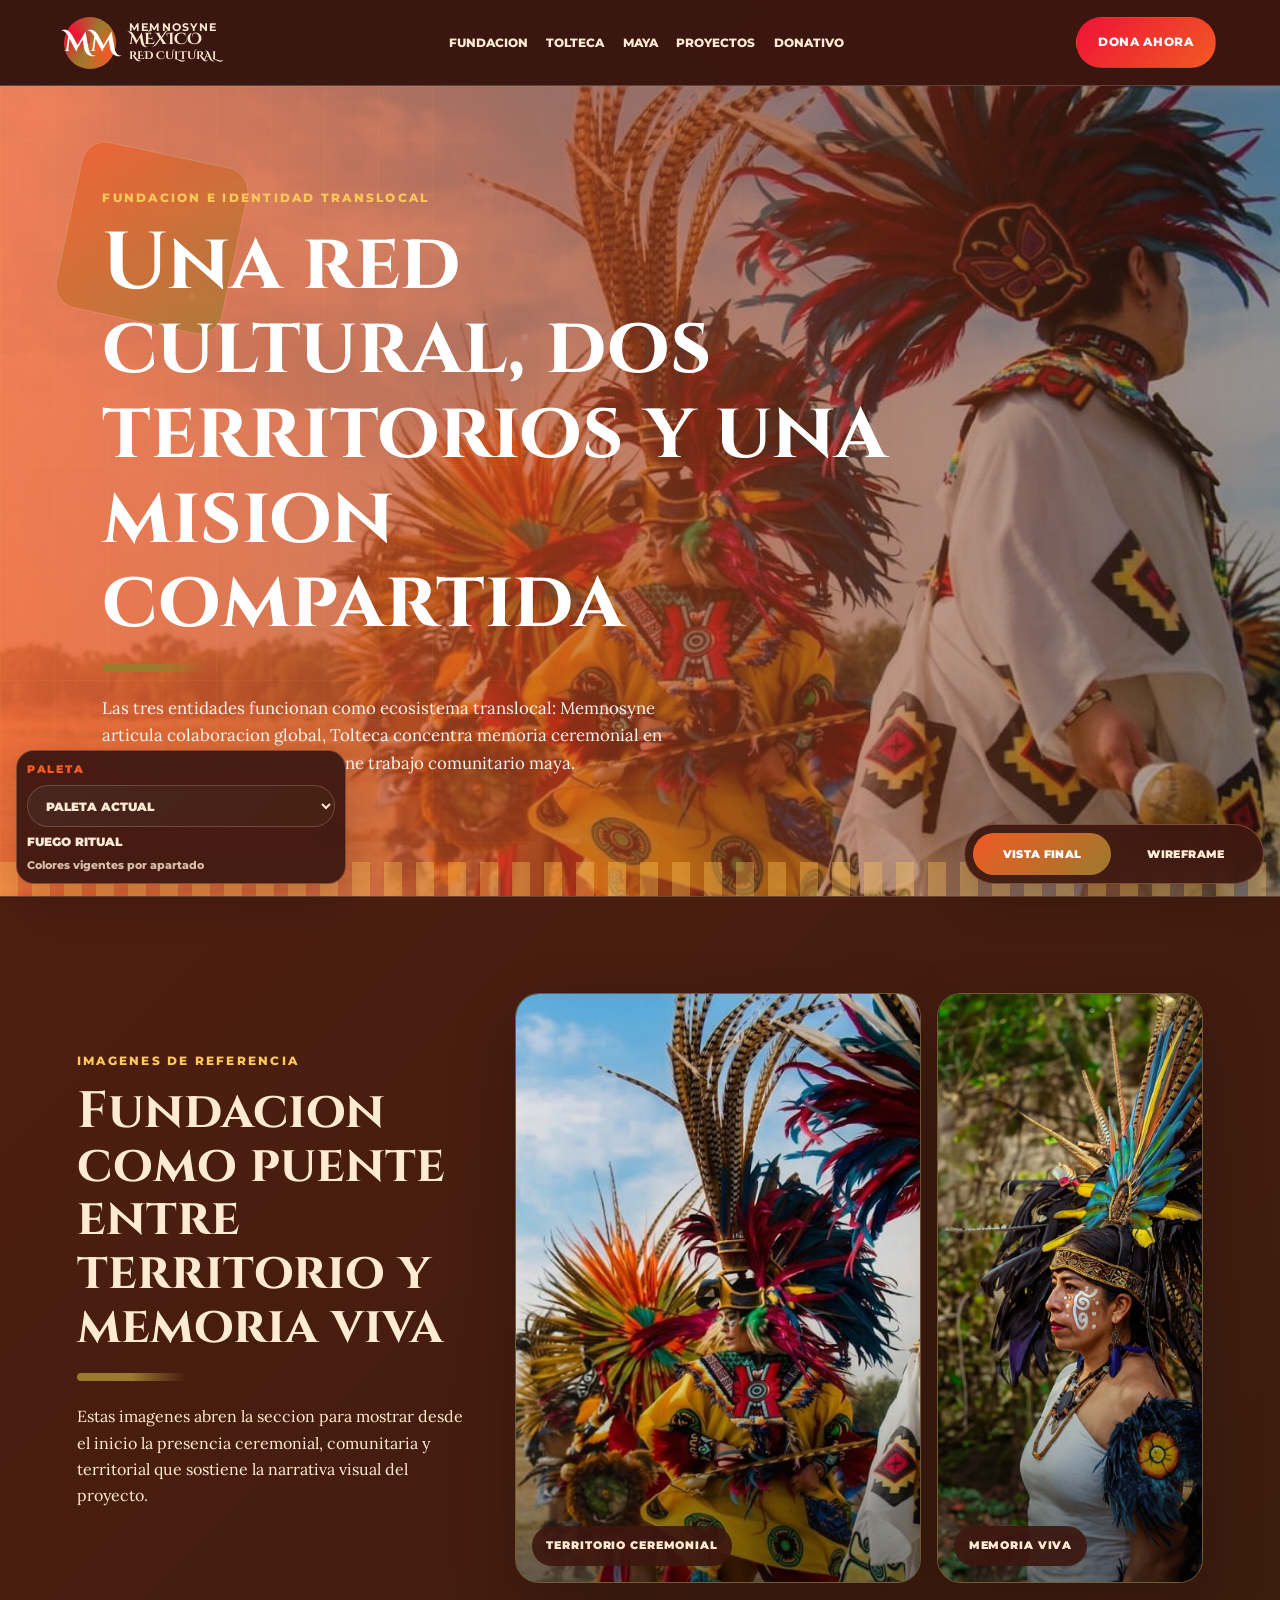
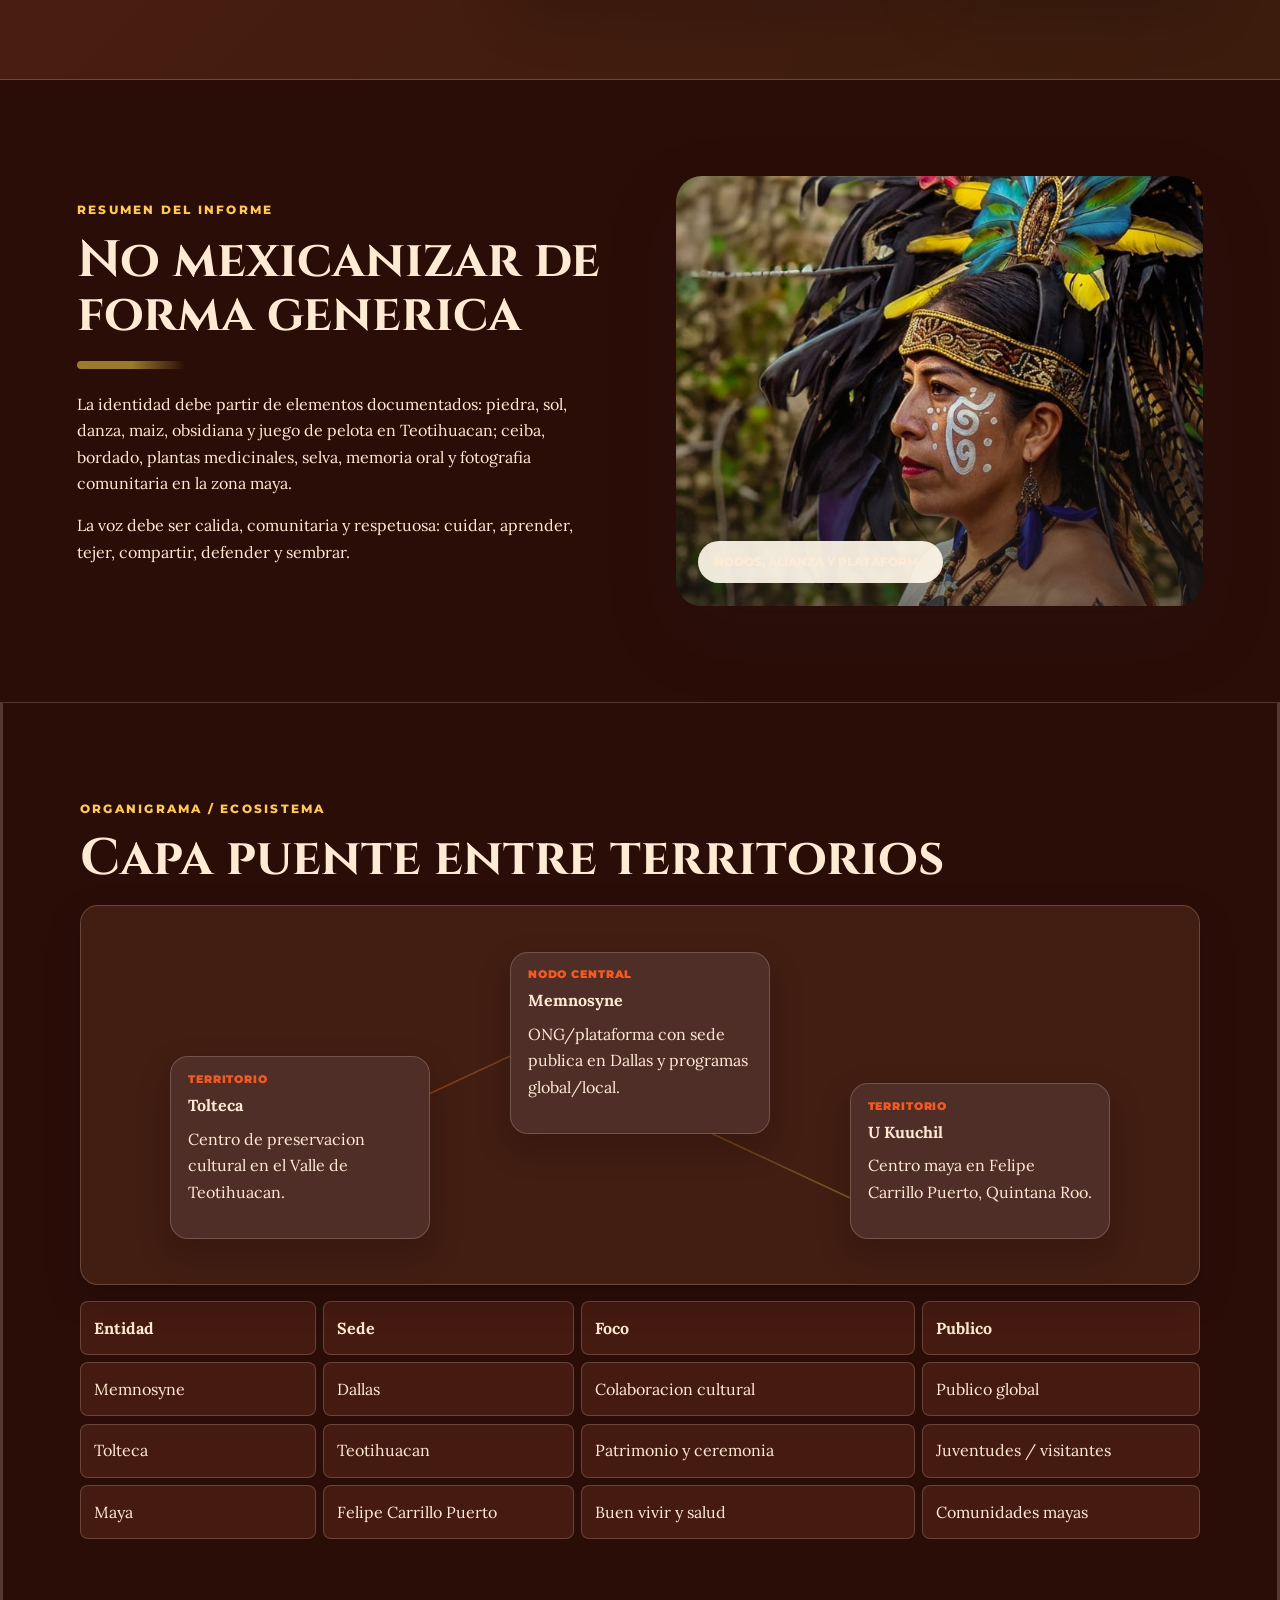
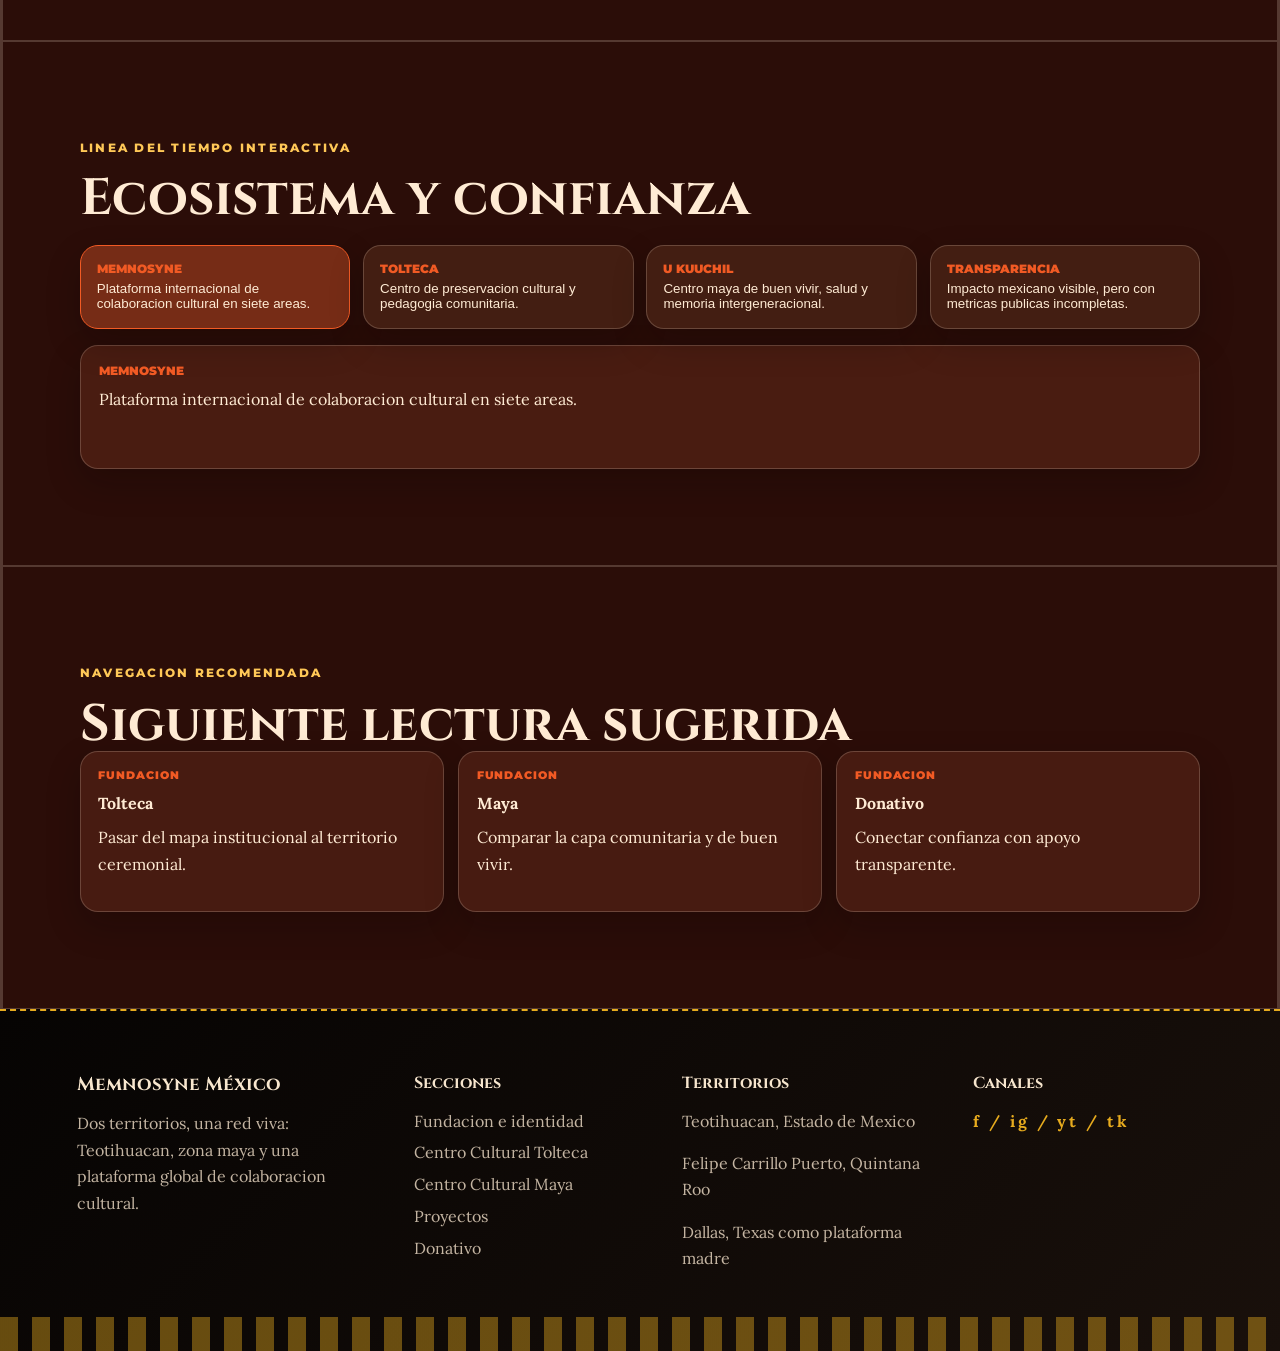
<file: fundacion-identidad.html>
<!DOCTYPE html><html lang="es"><head><meta charset="UTF-8"><meta name="viewport" content="width=device-width, initial-scale=1.0"><title>Identidad | Memnosyne M&eacute;xico</title><link rel="preconnect" href="https://fonts.googleapis.com">
<link rel="preconnect" href="https://fonts.gstatic.com" crossorigin>
<link href="https://fonts.googleapis.com/css2?family=Cinzel:wght@500;600;700&family=Cinzel+Decorative:wght@700&family=Cormorant+Garamond:wght@500;600;700&family=EB+Garamond:wght@500;600;700&family=Lora:wght@400;500;600;700&family=Montserrat:wght@300;500;600;700;800&family=Poppins:wght@400;500;600;700;800&display=swap" rel="stylesheet"><link rel="stylesheet" href="styles.css?v=1.2.14"><link rel="stylesheet" href="section-creativity.css?v=1.2.14"><link rel="stylesheet" href="wireframe.css?v=1.2.14"><link rel="stylesheet" href="content-lab.css?v=1.2.14"><link rel="stylesheet" href="animations.css?v=1.2.14"></head><body class="fundacion-theme"><header class="navbar">
<a class="brand" href="index.html"><span class="brand-symbol">MM</span><span><small>Memnosyne</small>M&eacute;xico<br><em>red cultural</em></span></a>
<nav>
<a href="fundacion-identidad.html">Fundacion</a>
<a href="centro-tolteca.html">Tolteca</a>
<a href="centro-maya.html">Maya</a>
<a href="proyectos.html">Proyectos</a>
<a href="donativo.html">Donativo</a>
</nav>
<a class="btn btn-primary" href="donativo.html">Dona ahora</a>
</header><main><section class="section-hero foundation-visual-hero" style='--overlay:rgba(200,90,30,.82);--img:url("assets/inicio-danza-tolteca.jpeg")'><div class="hero-content"><p class="eyebrow">Fundacion e identidad</p><h1>Una red cultural, dos territorios y una mision</h1><div class="divider"></div><p>Las tres entidades forman un ecosistema translocal. Memnosyne funciona como plataforma madre internacional; Tolteca concentra la dimension ceremonial y educativa en Teotihuacan; y U Kuuchil desarrolla trabajo comunitario maya en Felipe Carrillo Puerto.</p></div></section><section class="home-photo-intro foundation-photo-intro section-pad"><div class="home-photo-copy"><p class="eyebrow">Imagenes de referencia</p><h2>Fundacion como puente entre territorio y memoria viva</h2><div class="divider"></div><p>Estas imagenes abren la seccion para mostrar desde el inicio la presencia ceremonial, comunitaria y territorial que sostiene la narrativa visual del proyecto.</p></div><div class="home-photo-grid"><figure><img src="assets/inicio-danza-tolteca.jpeg" alt="Danza ceremonial en territorio abierto"><figcaption>Territorio ceremonial</figcaption></figure><figure><img src="assets/inicio-retrato-maya.jpeg" alt="Retrato ceremonial con penacho y pintura facial"><figcaption>Memoria viva</figcaption></figure></div></section><section class="section-pad grid-2"><div><p class="eyebrow">Resumen para la pagina</p><h2>No "mexicanizar" de forma generica</h2><div class="divider"></div><p>La identidad debe construirse desde elementos reales: piedra, sol, danza, maiz, obsidiana y juego de pelota en Teotihuacan; ceiba, bordado, plantas medicinales, selva, memoria oral y fotografia comunitaria en la zona maya.</p><p>El tono recomendado es calido, comunitario y respetuoso. Usar verbos de accion: cuidar, aprender, tejer, compartir, defender y sembrar.</p></div><div class="visual" style='--vimg:url("assets/inicio-retrato-maya.jpeg")'><span>Plataforma y alianza</span></div></section><section class="wireframe-lab section-pad"><div class="wf-layout-showcase"><article class="wf-feature"><div class="wf-copy"><span>Contexto</span><b>Resumen + apoyo visual</b><p>Contenido basado en el informe analitico.</p></div><div class="wf-image-slot">Imagen documental</div></article><article class="wf-facts"><div><b>Dato</b><span>Dato del informe</span></div><div><b>Dato</b><span>Dato del informe</span></div><div><b>Dato</b><span>Dato del informe</span></div><div><b>Dato</b><span>Dato del informe</span></div></article><article class="wf-quote"><span>Cita / frase guia</span><p>Texto de apoyo para revisar jerarquia, ritmo y lectura.</p></article><article class="wf-steps"><div><span>01</span><b>Bloque secuencial</b><p>Dato contextual extraido del informe.</p></div><div><span>02</span><b>Bloque secuencial</b><p>Dato contextual del informe.</p></div><div><span>03</span><b>Bloque secuencial</b><p>Evidencia documental por integrar.</p></div></article><article class="wf-media-grid"><div>Foto</div><div>Archivo</div><div>Testimonio</div><div>Territorio</div></article><article class="wf-sidebar-layout"><aside>Recorrido</aside><div><b>Contenido extendido</b><p>Desarrollo ampliado para explicar contexto, territorio, programa, publico beneficiado y evidencia visual sugerida.</p><p>Este bloque sirve para probar una version final con lectura continua, imagenes documentales y jerarquia editorial.</p></div></article></div></section></main><footer class="footer">
<div><h3>Memnosyne M&eacute;xico</h3><p>Red cultural: dos territorios, memoria viva y una mision comunitaria.</p></div>
<div><h4>Secciones</h4><a href="fundacion-identidad.html">Fundacion e identidad</a><a href="centro-tolteca.html">Centro Cultural Tolteca</a><a href="centro-maya.html">Centro Cultural Maya</a><a href="proyectos.html">Proyectos</a><a href="donativo.html">Donativo</a></div>
<div><h4>Territorios</h4><p>Teotihuacan, Estado de Mexico</p><p>Felipe Carrillo Puerto, Quintana Roo</p><p>Dallas, Texas como plataforma madre</p></div>
<div><h4>Siguenos</h4><p class="socials">f / ig / yt / tk</p></div>
</footer><script src="palette.js?v=1.2.14" defer></script><script src="wireframe.js?v=1.2.14" defer></script><script src="version.js?v=1.2.14" defer></script><script src="interactions.js?v=1.2.14" defer></script></body></html>
</file>
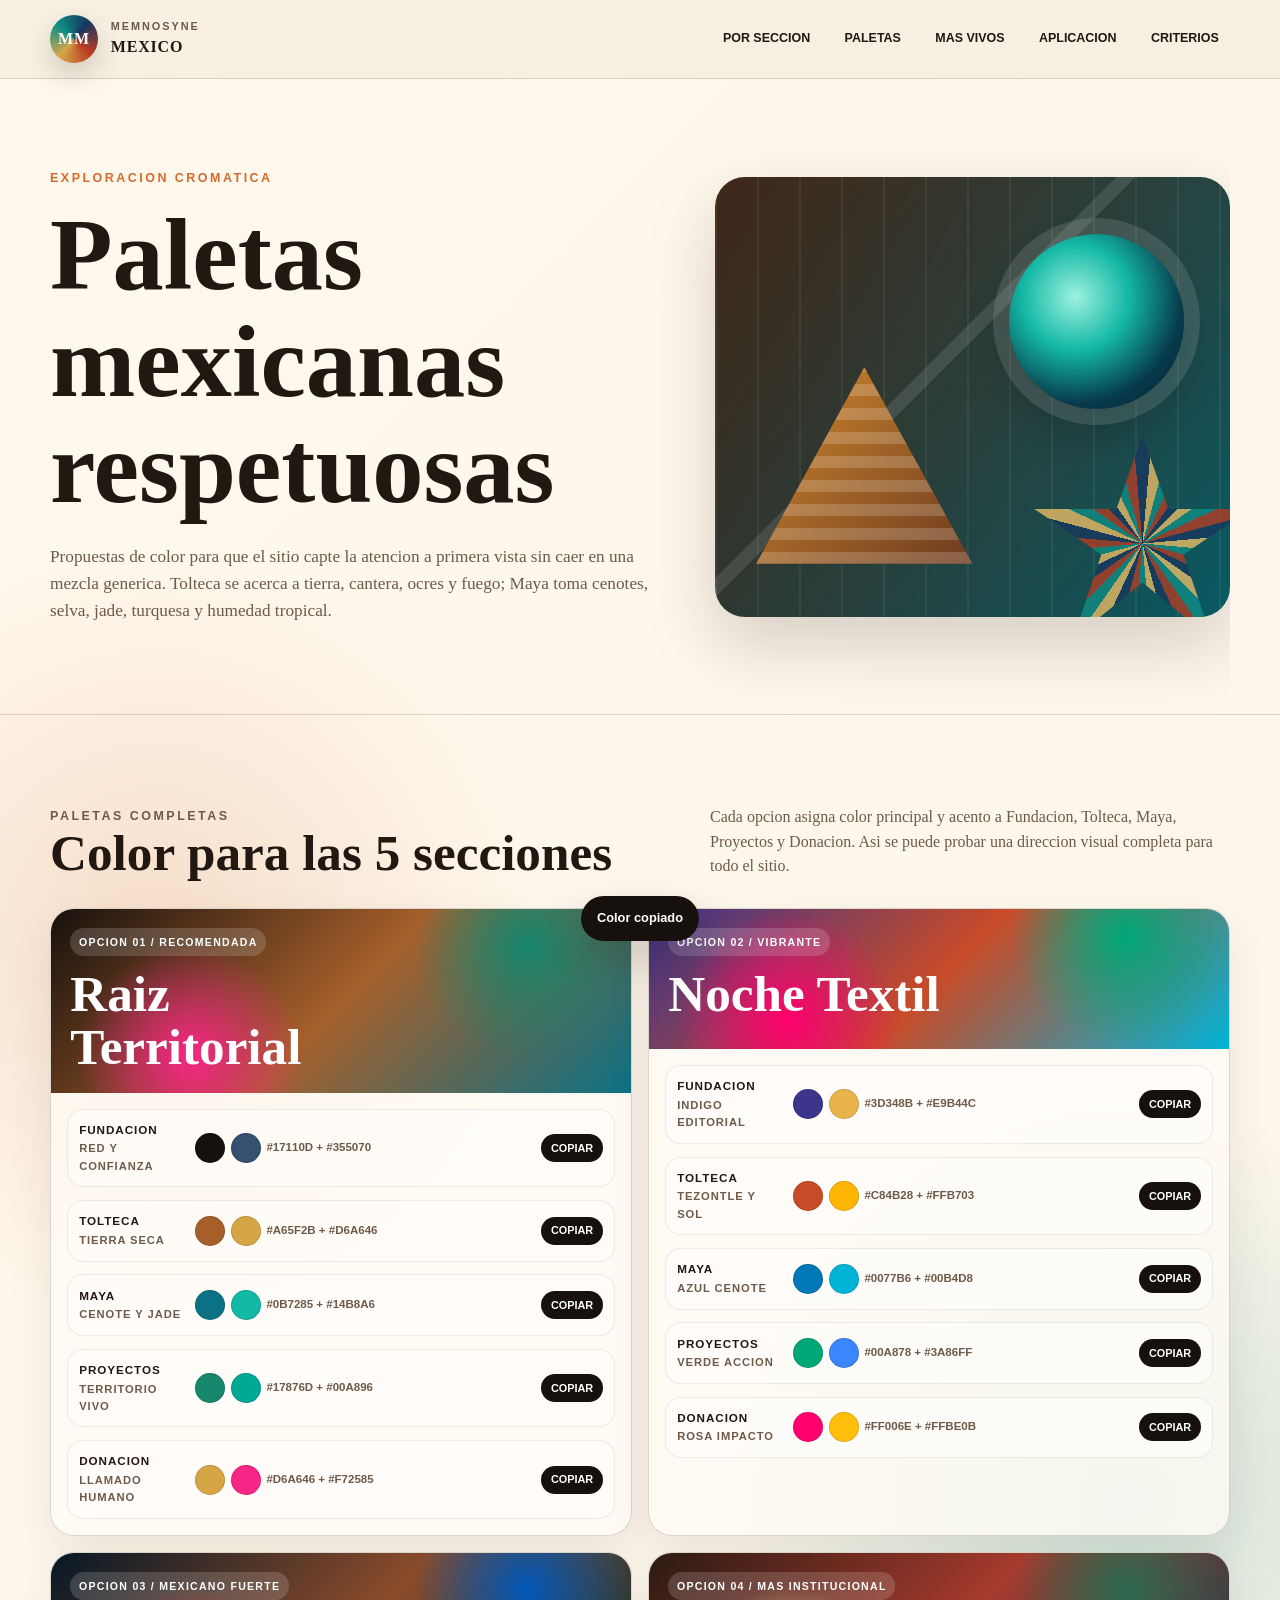
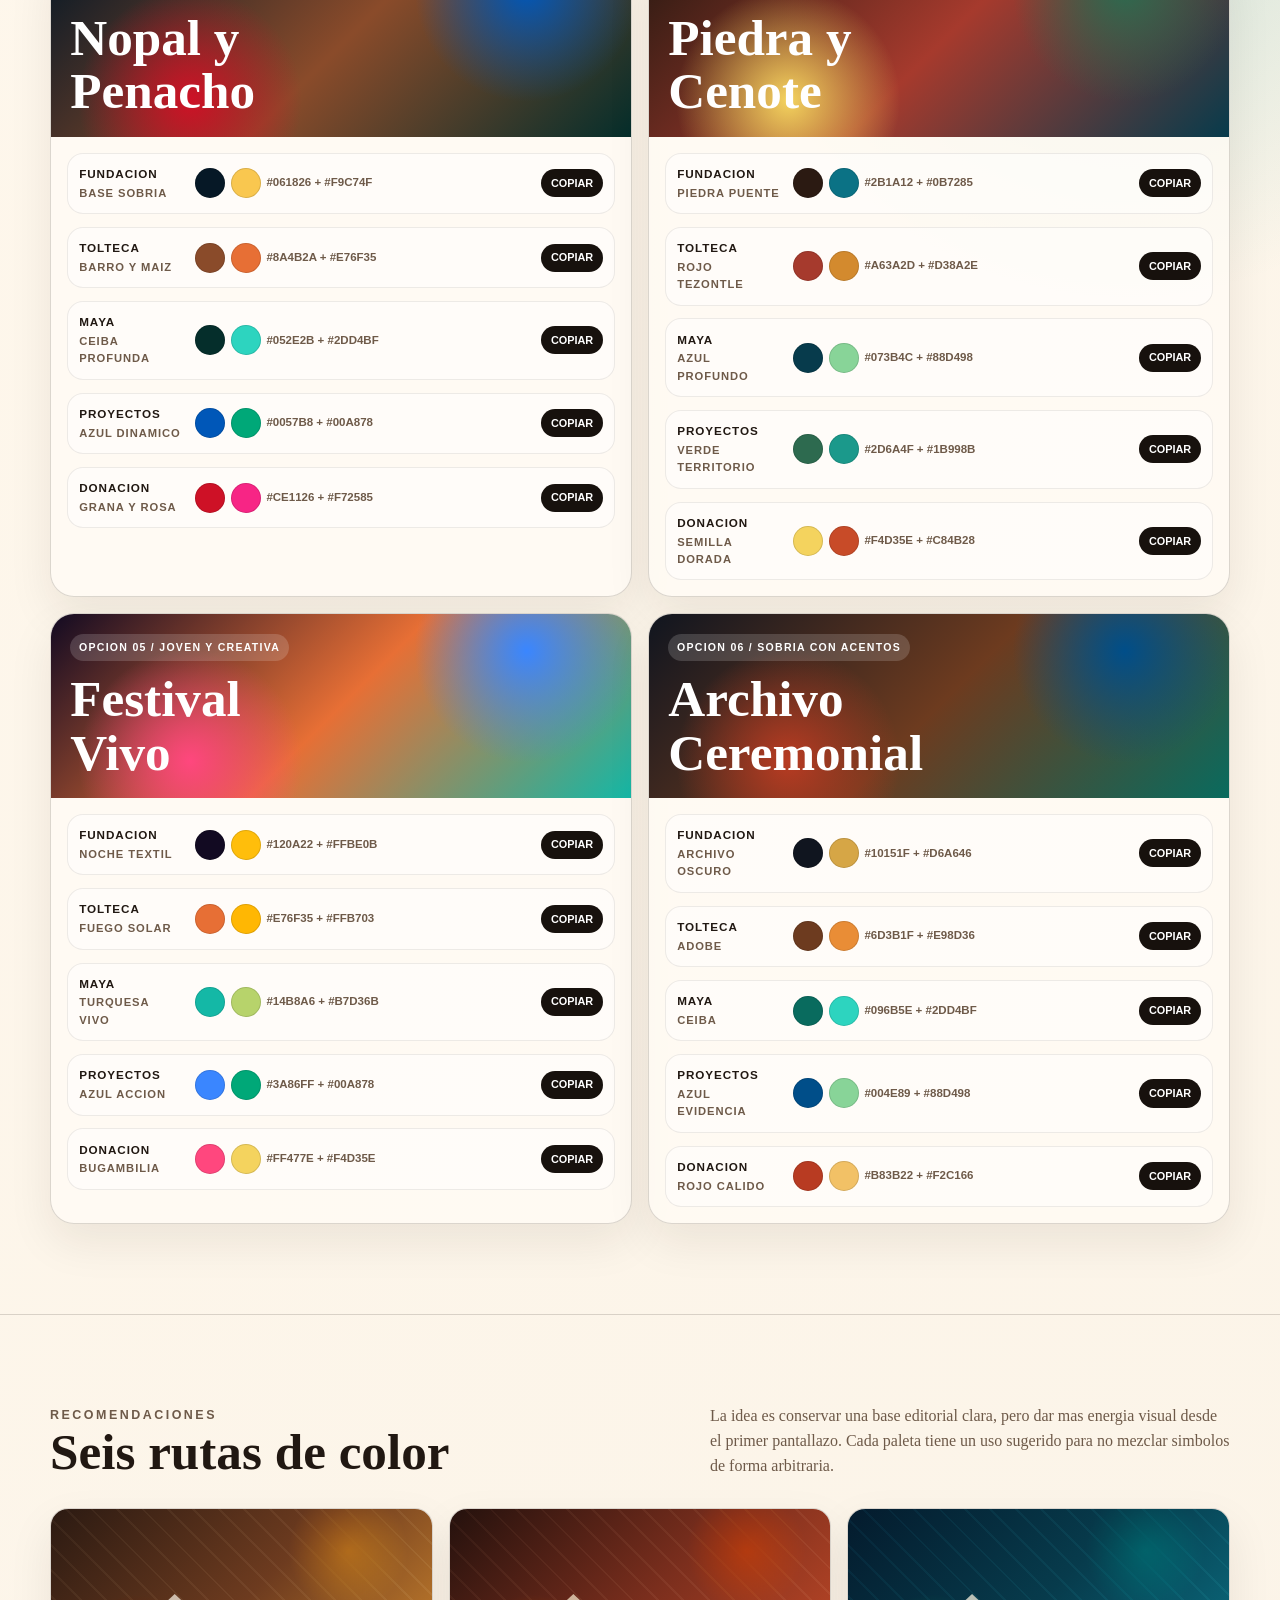
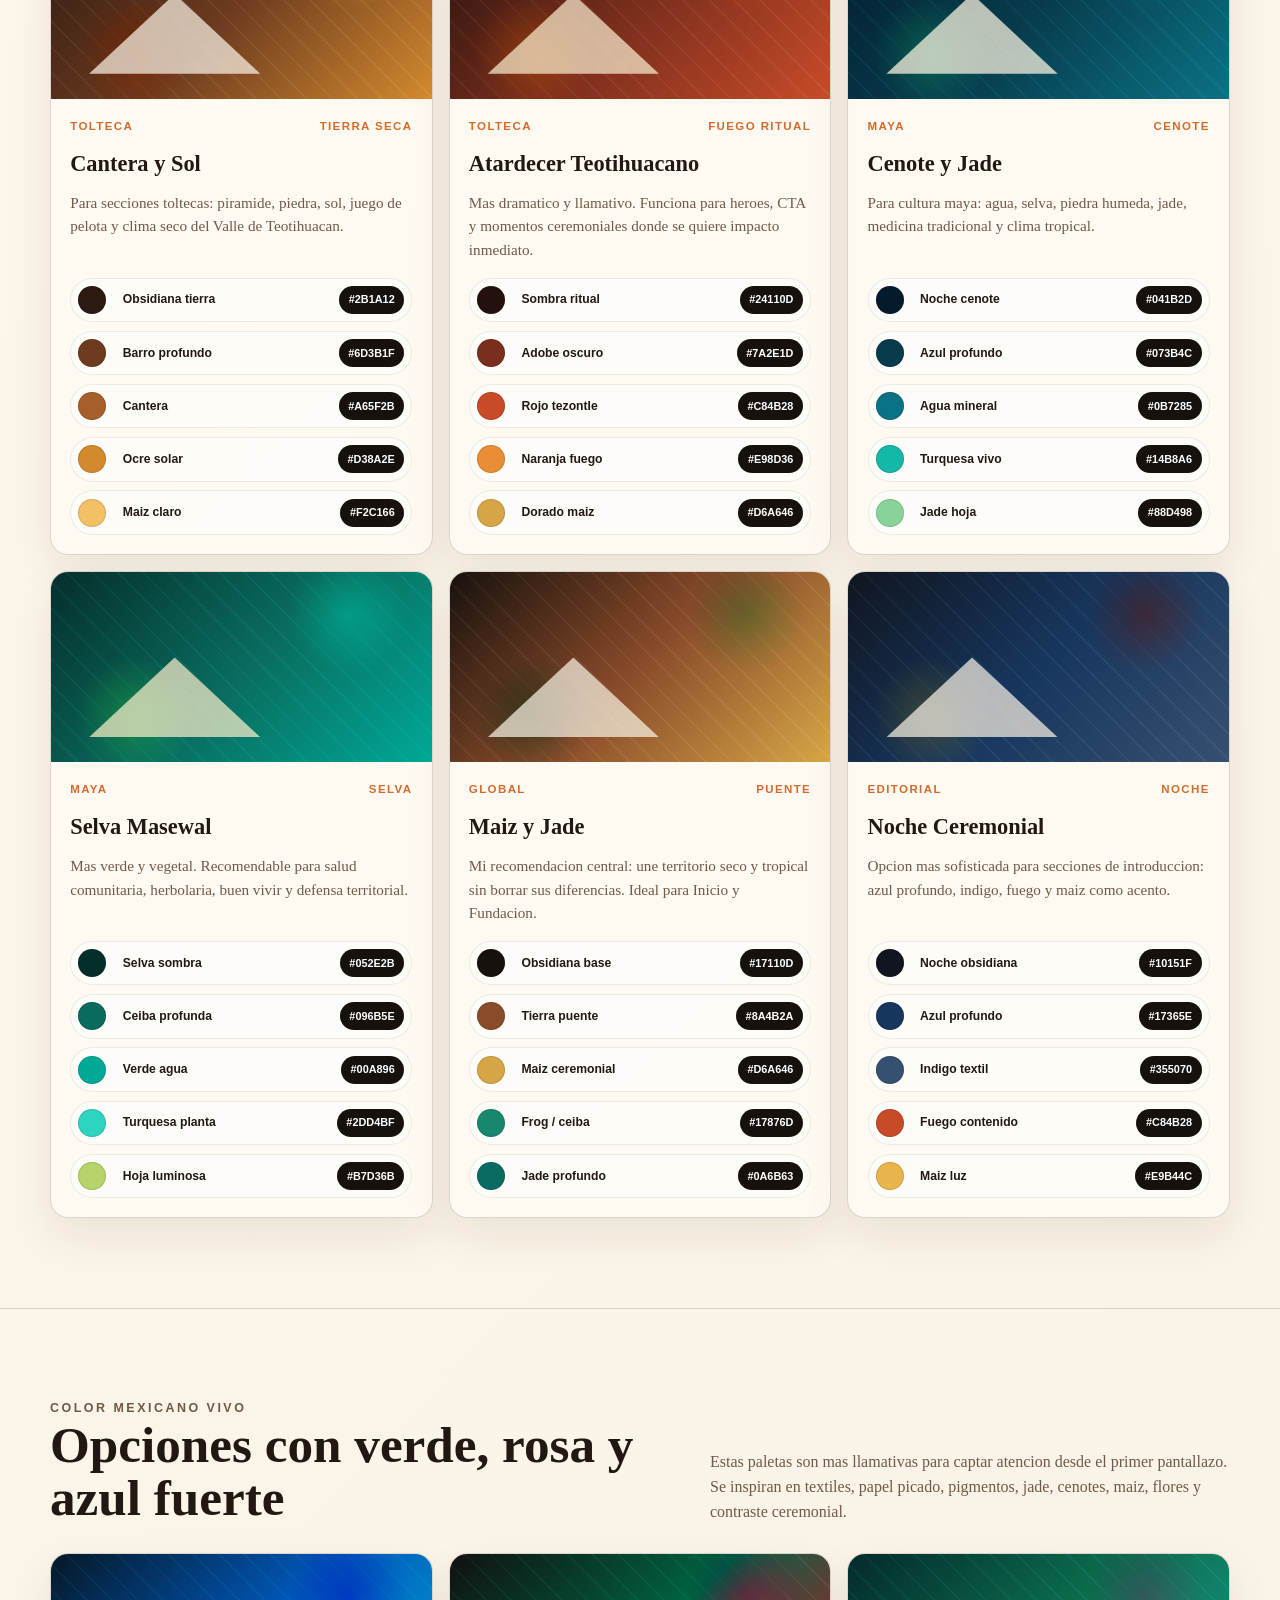
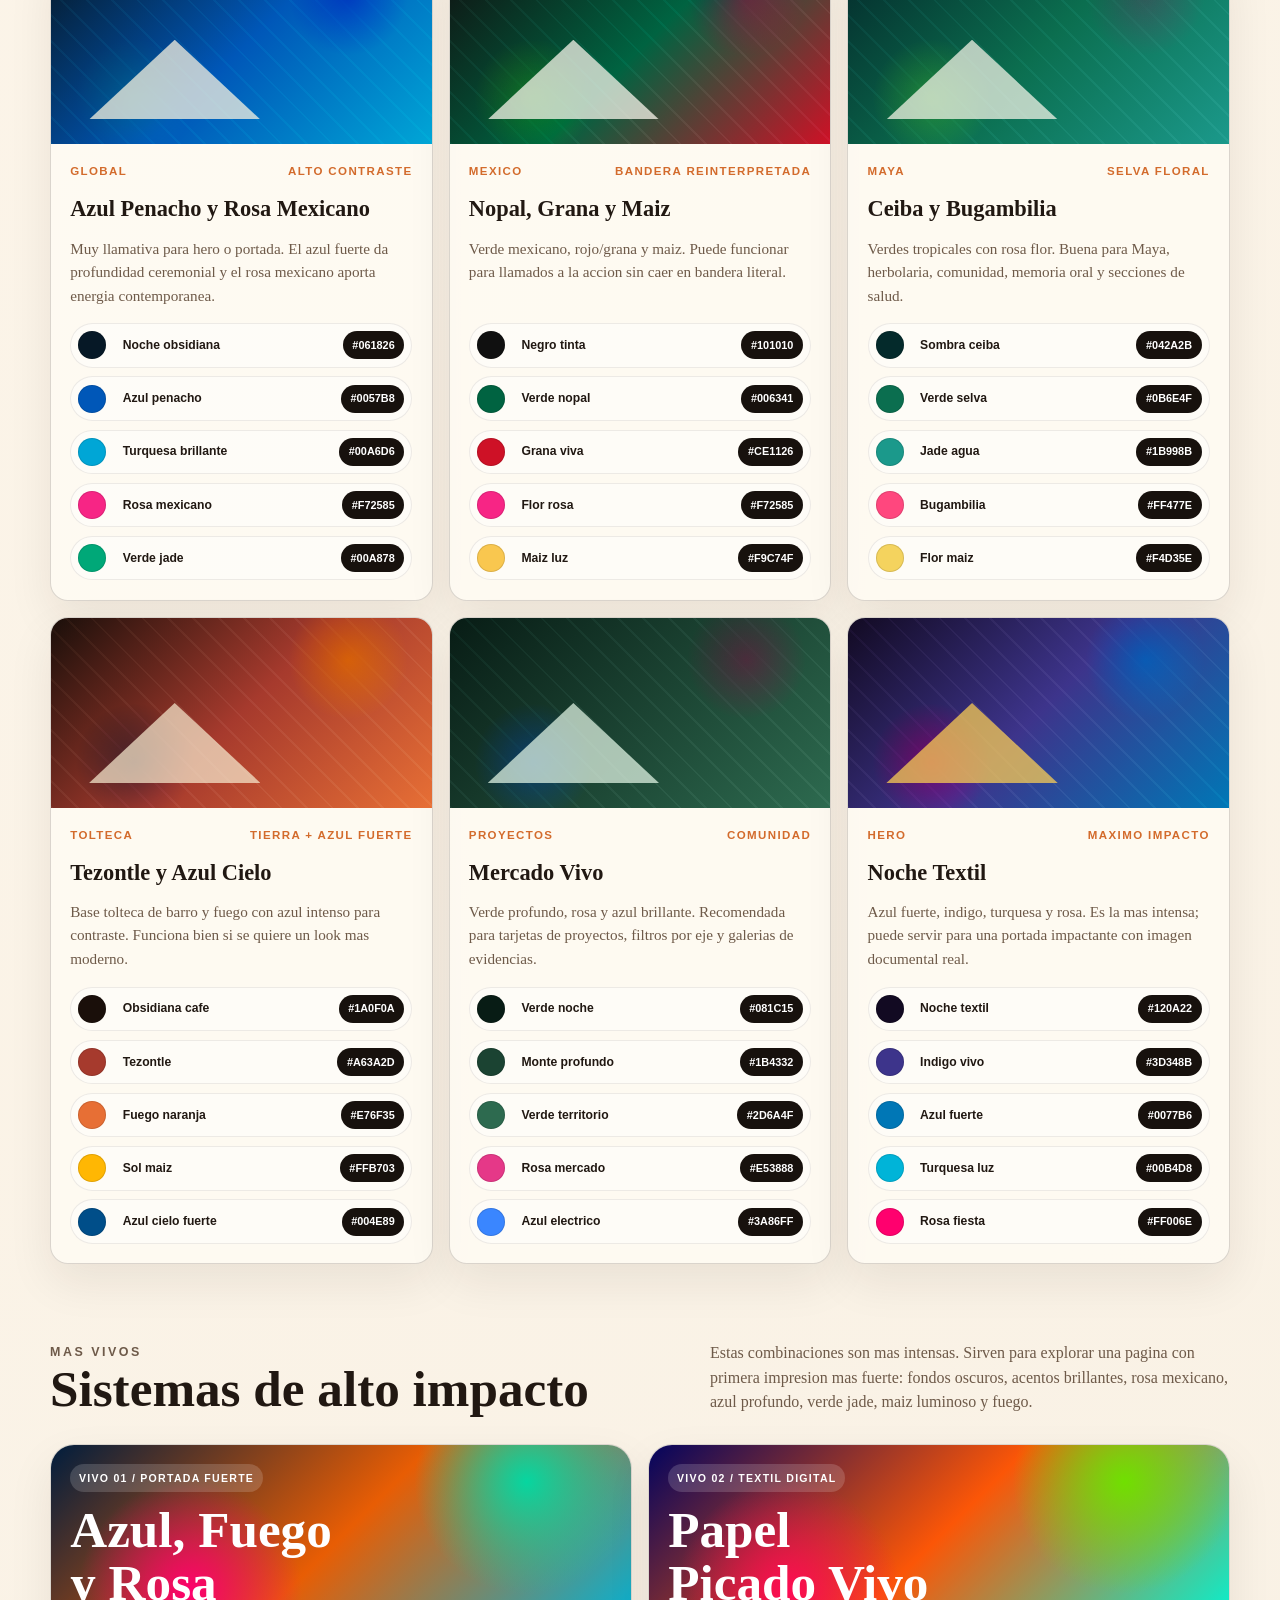
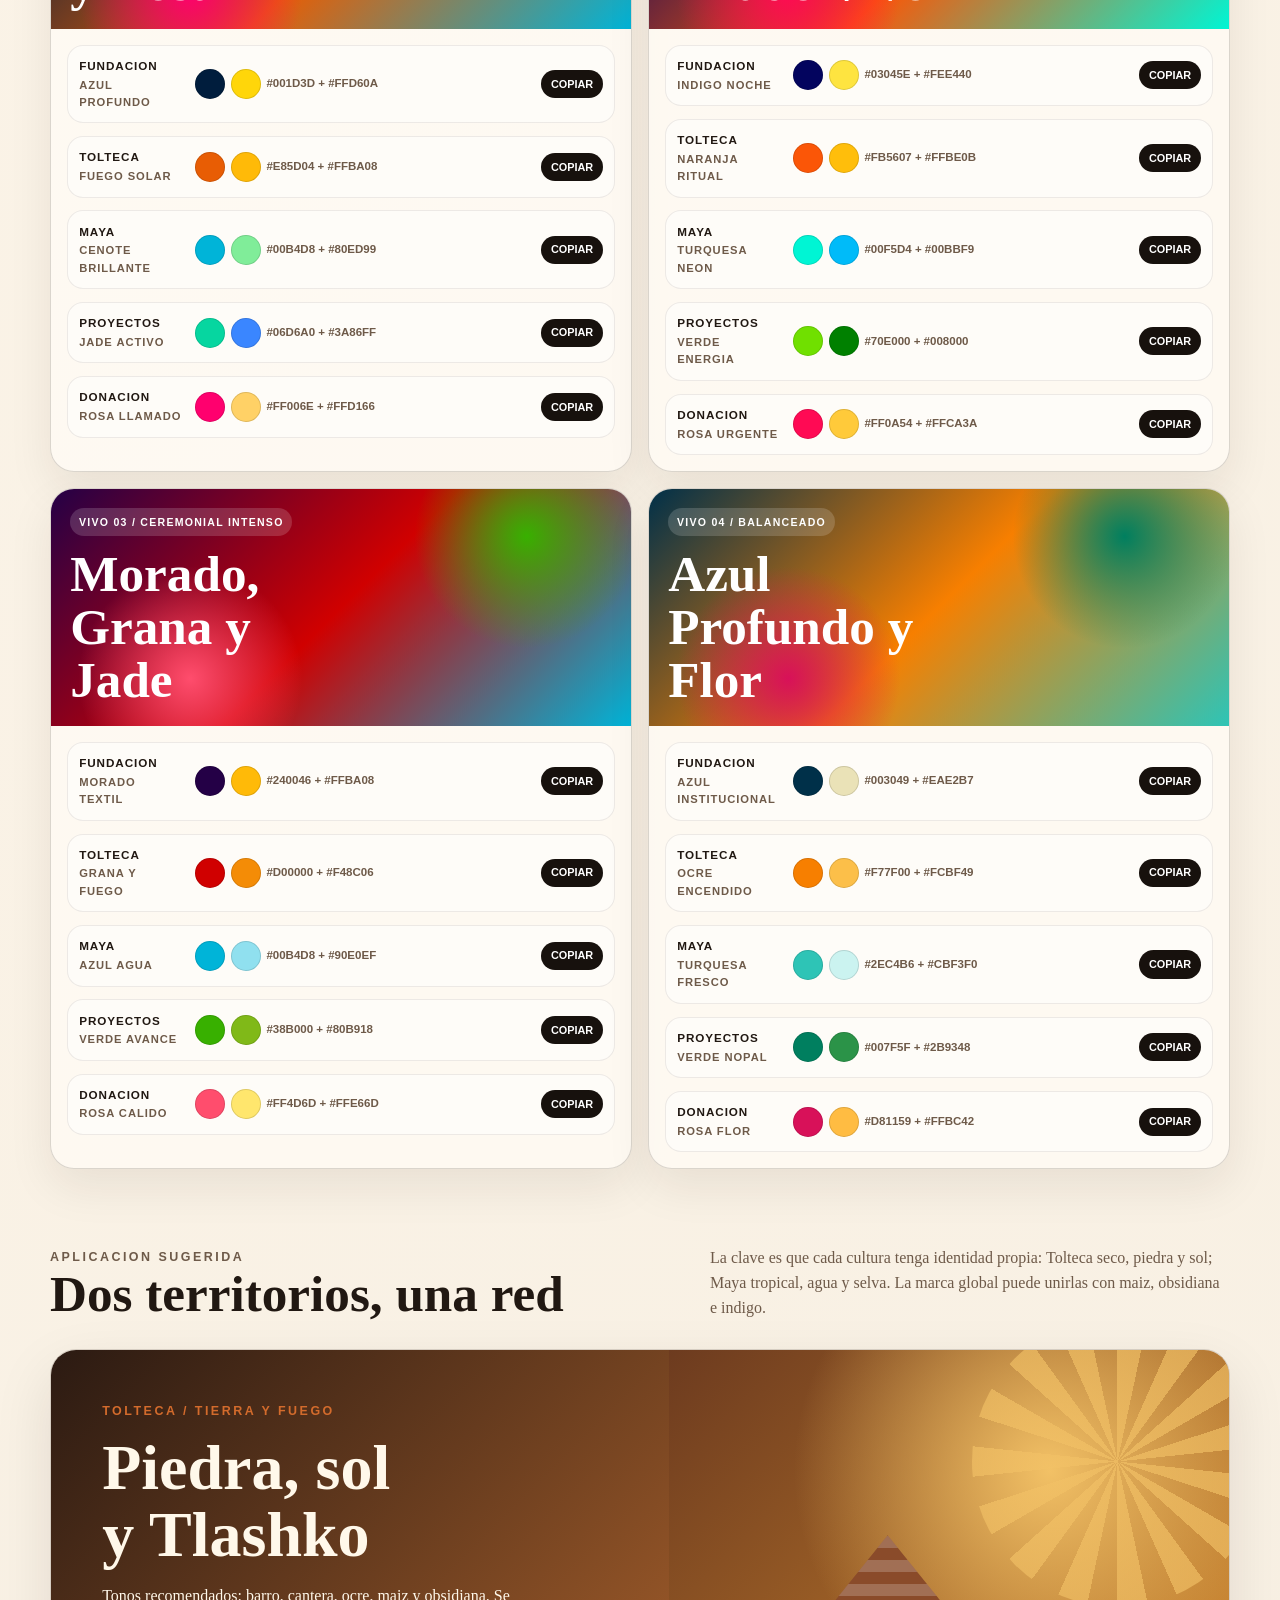
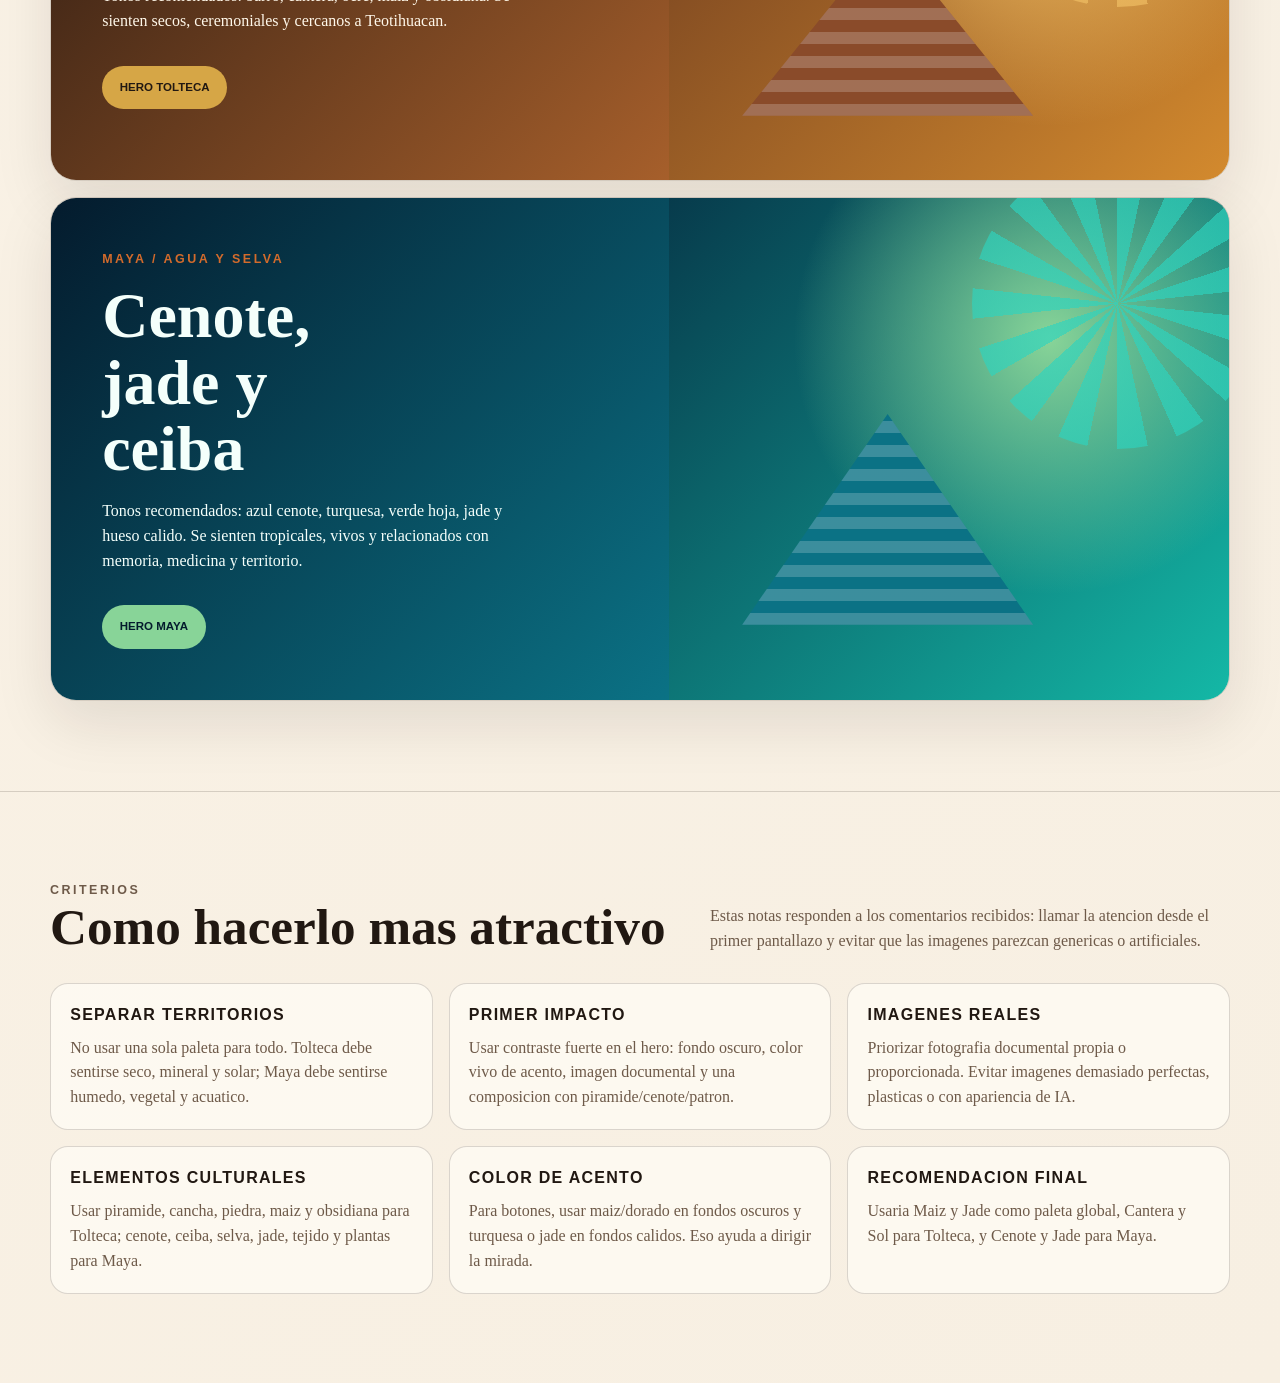
<file: paletas_mexicanas_memnosyne.html>
<!DOCTYPE html>
<html lang="es">
<head>
  <meta charset="UTF-8">
  <meta name="viewport" content="width=device-width, initial-scale=1.0">
  <title>Paletas mexicanas | Memnosyne Mexico</title>
  <style>
    :root {
      --paper: #f7efe2;
      --ink: #211812;
      --muted: #6e5a49;
      --line: rgba(33, 24, 18, 0.16);
      --shadow: rgba(33, 24, 18, 0.18);
      --accent: #d36b2c;
      --accent-2: #0f8f86;
      --dark: #17110d;
      --radius: 18px;
    }

    * {
      box-sizing: border-box;
    }

    html {
      scroll-behavior: smooth;
    }

    body {
      margin: 0;
      color: var(--ink);
      font-family: Georgia, "Times New Roman", serif;
      background:
        radial-gradient(circle at 12% 10%, rgba(211, 107, 44, 0.18), transparent 24rem),
        radial-gradient(circle at 88% 16%, rgba(15, 143, 134, 0.18), transparent 25rem),
        linear-gradient(135deg, #fff8ed, var(--paper));
      line-height: 1.55;
    }

    button,
    input,
    select {
      font: inherit;
    }

    .shell {
      width: min(1180px, calc(100% - 32px));
      margin: 0 auto;
    }

    .topbar {
      position: sticky;
      top: 0;
      z-index: 20;
      background: rgba(247, 239, 226, 0.9);
      border-bottom: 1px solid var(--line);
      backdrop-filter: blur(16px);
    }

    .topbar-inner {
      min-height: 78px;
      display: flex;
      align-items: center;
      justify-content: space-between;
      gap: 1rem;
    }

    .brand {
      display: flex;
      align-items: center;
      gap: 0.8rem;
      font-weight: 900;
      text-transform: uppercase;
      letter-spacing: 0.05em;
    }

    .brand-mark {
      width: 48px;
      height: 48px;
      display: grid;
      place-items: center;
      border-radius: 50%;
      color: white;
      background: conic-gradient(from 130deg, #b83b22, #d6a646, #0f8f86, #17365e, #b83b22);
      box-shadow: 0 12px 28px var(--shadow);
    }

    .brand small {
      display: block;
      color: var(--muted);
      font-family: Arial, sans-serif;
      font-size: 0.68rem;
      letter-spacing: 0.18em;
    }

    .nav {
      display: flex;
      gap: 0.75rem;
      flex-wrap: wrap;
      justify-content: flex-end;
      font-family: Arial, sans-serif;
      font-size: 0.78rem;
      font-weight: 800;
      text-transform: uppercase;
    }

    .nav a {
      color: inherit;
      text-decoration: none;
      padding: 0.55rem 0.7rem;
      border-radius: 999px;
    }

    .nav a:hover {
      background: rgba(33, 24, 18, 0.08);
    }

    .hero {
      position: relative;
      min-height: 620px;
      display: grid;
      grid-template-columns: minmax(0, 1.05fr) minmax(320px, 0.9fr);
      gap: clamp(2rem, 5vw, 5rem);
      align-items: center;
      padding: clamp(4rem, 7vw, 7rem) 0;
      overflow: hidden;
    }

    .eyebrow {
      margin: 0 0 0.9rem;
      color: var(--accent);
      font-family: Arial, sans-serif;
      font-size: 0.78rem;
      font-weight: 900;
      letter-spacing: 0.2em;
      text-transform: uppercase;
    }

    h1,
    h2,
    h3 {
      margin: 0;
      line-height: 1.04;
    }

    h1 {
      max-width: 11ch;
      font-size: clamp(3.2rem, 8vw, 7.2rem);
      letter-spacing: 0;
    }

    h2 {
      font-size: clamp(2rem, 4vw, 4.2rem);
    }

    h3 {
      font-size: 1.4rem;
    }

    .lead {
      max-width: 650px;
      margin: 1.4rem 0 0;
      color: var(--muted);
      font-size: 1.08rem;
    }

    .hero-board {
      position: relative;
      min-height: 440px;
      border-radius: 30px;
      overflow: hidden;
      background:
        linear-gradient(120deg, rgba(46, 31, 21, 0.82), rgba(5, 75, 79, 0.62)),
        linear-gradient(135deg, #8a4b2a, #0b7285);
      box-shadow: 0 28px 70px var(--shadow);
    }

    .hero-board::before {
      content: "";
      position: absolute;
      inset: 0;
      background:
        linear-gradient(135deg, transparent 0 42%, rgba(255, 255, 255, 0.14) 42% 44%, transparent 44%),
        repeating-linear-gradient(90deg, rgba(255, 255, 255, 0.08) 0 2px, transparent 2px 42px);
      opacity: 0.8;
    }

    .pyramid {
      position: absolute;
      left: 8%;
      bottom: 12%;
      width: 42%;
      aspect-ratio: 1.1;
      clip-path: polygon(50% 0, 100% 100%, 0 100%);
      background:
        repeating-linear-gradient(0deg, rgba(255, 255, 255, 0.18) 0 12px, transparent 12px 24px),
        linear-gradient(135deg, #d38a2e, #6d3b1f);
      filter: drop-shadow(0 22px 18px rgba(0, 0, 0, 0.28));
    }

    .cenote {
      position: absolute;
      right: 9%;
      top: 13%;
      width: 34%;
      aspect-ratio: 1;
      border-radius: 50%;
      background:
        radial-gradient(circle at 38% 36%, #9ef1df, #14b8a6 34%, #073b4c 68%, #041b2d);
      box-shadow: 0 0 0 16px rgba(255, 255, 255, 0.12), 0 24px 48px rgba(0, 0, 0, 0.22);
    }

    .motif {
      position: absolute;
      right: -4%;
      bottom: -8%;
      width: 42%;
      aspect-ratio: 1;
      background:
        repeating-conic-gradient(from 45deg, #f2c166 0 10deg, #0f8f86 10deg 20deg, #b83b22 20deg 30deg, #17365e 30deg 40deg);
      clip-path: polygon(50% 0, 62% 34%, 100% 34%, 69% 55%, 82% 94%, 50% 68%, 18% 94%, 31% 55%, 0 34%, 38% 34%);
      opacity: 0.76;
    }

    .section {
      padding: clamp(3.6rem, 7vw, 6rem) 0;
      border-top: 1px solid var(--line);
    }

    .section-head {
      display: flex;
      align-items: end;
      justify-content: space-between;
      gap: 2rem;
      margin-bottom: 1.8rem;
    }

    .section-head p {
      max-width: 520px;
      margin: 0;
      color: var(--muted);
    }

    .palette-grid {
      display: grid;
      grid-template-columns: repeat(3, minmax(0, 1fr));
      gap: 1rem;
    }

    .palette-card {
      min-height: 450px;
      display: flex;
      flex-direction: column;
      overflow: hidden;
      border: 1px solid var(--line);
      border-radius: var(--radius);
      background: rgba(255, 252, 245, 0.72);
      box-shadow: 0 18px 45px rgba(33, 24, 18, 0.08);
    }

    .palette-visual {
      position: relative;
      min-height: 190px;
      overflow: hidden;
      background: linear-gradient(135deg, var(--c1), var(--c2), var(--c3));
    }

    .palette-visual::before {
      content: "";
      position: absolute;
      inset: 0;
      background:
        radial-gradient(circle at 78% 22%, var(--c4), transparent 18%),
        radial-gradient(circle at 22% 76%, var(--c5), transparent 18%),
        repeating-linear-gradient(45deg, rgba(255, 255, 255, 0.16) 0 2px, transparent 2px 18px);
      mix-blend-mode: soft-light;
    }

    .palette-visual::after {
      content: "";
      position: absolute;
      left: 10%;
      bottom: 13%;
      width: 45%;
      height: 42%;
      clip-path: polygon(50% 0, 100% 100%, 0 100%);
      background: color-mix(in srgb, var(--c6) 70%, white);
      opacity: 0.72;
    }

    .palette-body {
      display: flex;
      flex: 1;
      flex-direction: column;
      gap: 1rem;
      padding: 1.2rem;
    }

    .palette-meta {
      display: flex;
      align-items: center;
      justify-content: space-between;
      gap: 1rem;
      font-family: Arial, sans-serif;
      font-size: 0.72rem;
      font-weight: 900;
      letter-spacing: 0.12em;
      text-transform: uppercase;
      color: var(--accent);
    }

    .palette-body p {
      margin: 0;
      color: var(--muted);
      font-size: 0.95rem;
    }

    .swatches {
      display: grid;
      gap: 0.55rem;
      margin-top: auto;
    }

    .swatch {
      display: grid;
      grid-template-columns: 34px 1fr auto;
      align-items: center;
      gap: 0.65rem;
      padding: 0.45rem;
      border: 1px solid rgba(33, 24, 18, 0.08);
      border-radius: 999px;
      background: rgba(255, 255, 255, 0.46);
      font-family: Arial, sans-serif;
      font-size: 0.76rem;
      font-weight: 800;
    }

    .system-grid {
      display: grid;
      grid-template-columns: repeat(2, minmax(0, 1fr));
      gap: 1rem;
    }

    .system-card {
      overflow: hidden;
      border: 1px solid var(--line);
      border-radius: 24px;
      background: rgba(255, 252, 245, 0.78);
      box-shadow: 0 18px 45px rgba(33, 24, 18, 0.08);
    }

    .system-hero {
      min-height: 140px;
      padding: 1.2rem;
      color: white;
      background:
        radial-gradient(circle at 82% 20%, var(--s4), transparent 7rem),
        radial-gradient(circle at 24% 80%, var(--s5), transparent 7rem),
        linear-gradient(135deg, var(--s1), var(--s2), var(--s3));
    }

    .system-hero span {
      display: inline-flex;
      margin-bottom: 0.7rem;
      padding: 0.35rem 0.55rem;
      border-radius: 999px;
      background: rgba(255, 255, 255, 0.16);
      font-family: Arial, sans-serif;
      font-size: 0.66rem;
      font-weight: 900;
      letter-spacing: 0.12em;
      text-transform: uppercase;
    }

    .system-hero h3 {
      max-width: 11ch;
      font-size: clamp(1.8rem, 4vw, 3.5rem);
    }

    .system-body {
      display: grid;
      gap: 0.8rem;
      padding: 1rem;
    }

    .section-palette {
      display: grid;
      grid-template-columns: 104px 1fr auto;
      gap: 0.75rem;
      align-items: center;
      padding: 0.7rem;
      border: 1px solid rgba(33, 24, 18, 0.08);
      border-radius: 16px;
      background: rgba(255, 255, 255, 0.48);
      font-family: Arial, sans-serif;
    }

    .section-palette strong {
      font-size: 0.73rem;
      letter-spacing: 0.08em;
      text-transform: uppercase;
    }

    .section-palette small {
      display: block;
      margin-top: 0.1rem;
      color: var(--muted);
      font-size: 0.7rem;
      font-weight: 700;
    }

    .section-colors {
      display: flex;
      align-items: center;
      gap: 0.35rem;
      min-width: 0;
    }

    .section-dot {
      width: 30px;
      height: 30px;
      flex: 0 0 auto;
      border-radius: 50%;
      background: var(--color);
      box-shadow: inset 0 0 0 1px rgba(0, 0, 0, 0.13);
    }

    .section-codes {
      min-width: 0;
      color: var(--muted);
      font-size: 0.72rem;
      font-weight: 800;
      overflow-wrap: anywhere;
    }

    .dot {
      width: 28px;
      height: 28px;
      border-radius: 50%;
      background: var(--color);
      box-shadow: inset 0 0 0 1px rgba(0, 0, 0, 0.12);
    }

    .copy {
      border: 0;
      border-radius: 999px;
      padding: 0.35rem 0.6rem;
      color: white;
      background: var(--dark);
      cursor: pointer;
      font-family: Arial, sans-serif;
      font-size: 0.68rem;
      font-weight: 900;
      text-transform: uppercase;
    }

    .preview {
      display: grid;
      grid-template-columns: 1.05fr 0.95fr;
      overflow: hidden;
      border: 1px solid var(--line);
      border-radius: 26px;
      box-shadow: 0 22px 58px rgba(33, 24, 18, 0.1);
    }

    .preview-panel {
      min-height: 430px;
      padding: clamp(1.5rem, 4vw, 3.2rem);
      background: linear-gradient(135deg, var(--tone-a), var(--tone-b));
      color: var(--copy);
    }

    .preview-panel h3 {
      max-width: 9ch;
      margin-top: 0.65rem;
      font-size: clamp(2.4rem, 5vw, 5.8rem);
    }

    .preview-panel p {
      max-width: 430px;
    }

    .preview-panel .mini-button {
      display: inline-flex;
      align-items: center;
      justify-content: center;
      min-height: 42px;
      margin-top: 1rem;
      padding: 0.8rem 1.1rem;
      border-radius: 999px;
      color: var(--button-copy);
      background: var(--button);
      font-family: Arial, sans-serif;
      font-size: 0.72rem;
      font-weight: 900;
      text-transform: uppercase;
    }

    .preview-image {
      position: relative;
      min-height: 430px;
      background:
        radial-gradient(circle at 68% 28%, var(--glow), transparent 16rem),
        linear-gradient(135deg, var(--image-a), var(--image-b));
      overflow: hidden;
    }

    .preview-image::before,
    .preview-image::after {
      content: "";
      position: absolute;
      inset: auto;
    }

    .preview-image::before {
      left: 13%;
      bottom: 15%;
      width: 52%;
      height: 42%;
      clip-path: polygon(50% 0, 100% 100%, 0 100%);
      background:
        repeating-linear-gradient(0deg, rgba(255, 255, 255, 0.20) 0 12px, transparent 12px 24px),
        var(--shape);
    }

    .preview-image::after {
      right: -6%;
      top: -8%;
      width: 52%;
      aspect-ratio: 1;
      border-radius: 50%;
      background: repeating-conic-gradient(var(--pattern) 0 12deg, transparent 12deg 24deg);
      opacity: 0.65;
    }

    .notes-grid {
      display: grid;
      grid-template-columns: repeat(3, minmax(0, 1fr));
      gap: 1rem;
    }

    .note {
      padding: 1.2rem;
      border: 1px solid var(--line);
      border-radius: var(--radius);
      background: rgba(255, 252, 245, 0.72);
    }

    .note strong {
      display: block;
      margin-bottom: 0.5rem;
      font-family: Arial, sans-serif;
      text-transform: uppercase;
      letter-spacing: 0.08em;
    }

    .note p {
      margin: 0;
      color: var(--muted);
    }

    .toast {
      position: fixed;
      left: 50%;
      bottom: 18px;
      z-index: 40;
      transform: translateX(-50%) translateY(130%);
      padding: 0.8rem 1rem;
      border-radius: 999px;
      color: white;
      background: #17110d;
      box-shadow: 0 18px 40px var(--shadow);
      font-family: Arial, sans-serif;
      font-size: 0.8rem;
      font-weight: 900;
      transition: transform 0.24s ease;
    }

    .toast.is-visible {
      transform: translateX(-50%) translateY(0);
    }

    @media (max-width: 980px) {
      .hero,
      .preview {
        grid-template-columns: 1fr;
      }

      .palette-grid,
      .system-grid,
      .notes-grid {
        grid-template-columns: repeat(2, minmax(0, 1fr));
      }

      .hero-board {
        min-height: 360px;
      }
    }

    @media (max-width: 640px) {
      .topbar-inner,
      .section-head {
        align-items: flex-start;
        flex-direction: column;
      }

      .nav {
        justify-content: flex-start;
      }

      .palette-grid,
      .system-grid,
      .notes-grid {
        grid-template-columns: 1fr;
      }

      .section-palette {
        grid-template-columns: 1fr;
      }

      .preview-panel,
      .preview-image {
        min-height: 320px;
      }
    }
  </style>
</head>
<body>
  <header class="topbar">
    <div class="shell topbar-inner">
      <div class="brand">
        <span class="brand-mark">MM</span>
        <span><small>Memnosyne</small>Mexico</span>
      </div>
      <nav class="nav" aria-label="Secciones del tablero">
        <a href="#sistemas">Por seccion</a>
        <a href="#paletas">Paletas</a>
        <a href="#vivos">Mas vivos</a>
        <a href="#aplicacion">Aplicacion</a>
        <a href="#criterios">Criterios</a>
      </nav>
    </div>
  </header>

  <main>
    <section class="shell hero">
      <div>
        <p class="eyebrow">Exploracion cromatica</p>
        <h1>Paletas mexicanas respetuosas</h1>
        <p class="lead">Propuestas de color para que el sitio capte la atencion a primera vista sin caer en una mezcla generica. Tolteca se acerca a tierra, cantera, ocres y fuego; Maya toma cenotes, selva, jade, turquesa y humedad tropical.</p>
      </div>
      <div class="hero-board" aria-label="Composicion grafica inspirada en piramide, cenote y patron textil">
        <div class="pyramid"></div>
        <div class="cenote"></div>
        <div class="motif"></div>
      </div>
    </section>

    <section id="sistemas" class="section">
      <div class="shell">
        <div class="section-head">
          <div>
            <p class="eyebrow">Paletas completas</p>
            <h2>Color para las 5 secciones</h2>
          </div>
          <p>Cada opcion asigna color principal y acento a Fundacion, Tolteca, Maya, Proyectos y Donacion. Asi se puede probar una direccion visual completa para todo el sitio.</p>
        </div>

        <div class="system-grid">
          <article class="system-card" style="--s1:#17110D;--s2:#A65F2B;--s3:#0B7285;--s4:#17876D;--s5:#F72585;">
            <div class="system-hero">
              <span>Opcion 01 / recomendada</span>
              <h3>Raiz Territorial</h3>
            </div>
            <div class="system-body">
              <div class="section-palette"><strong>Fundacion<small>red y confianza</small></strong><div class="section-colors"><span class="section-dot" style="--color:#17110D"></span><span class="section-dot" style="--color:#355070"></span><span class="section-codes">#17110D + #355070</span></div><button class="copy" data-copy="Fundacion: #17110D + #355070">Copiar</button></div>
              <div class="section-palette"><strong>Tolteca<small>tierra seca</small></strong><div class="section-colors"><span class="section-dot" style="--color:#A65F2B"></span><span class="section-dot" style="--color:#D6A646"></span><span class="section-codes">#A65F2B + #D6A646</span></div><button class="copy" data-copy="Tolteca: #A65F2B + #D6A646">Copiar</button></div>
              <div class="section-palette"><strong>Maya<small>cenote y jade</small></strong><div class="section-colors"><span class="section-dot" style="--color:#0B7285"></span><span class="section-dot" style="--color:#14B8A6"></span><span class="section-codes">#0B7285 + #14B8A6</span></div><button class="copy" data-copy="Maya: #0B7285 + #14B8A6">Copiar</button></div>
              <div class="section-palette"><strong>Proyectos<small>territorio vivo</small></strong><div class="section-colors"><span class="section-dot" style="--color:#17876D"></span><span class="section-dot" style="--color:#00A896"></span><span class="section-codes">#17876D + #00A896</span></div><button class="copy" data-copy="Proyectos: #17876D + #00A896">Copiar</button></div>
              <div class="section-palette"><strong>Donacion<small>llamado humano</small></strong><div class="section-colors"><span class="section-dot" style="--color:#D6A646"></span><span class="section-dot" style="--color:#F72585"></span><span class="section-codes">#D6A646 + #F72585</span></div><button class="copy" data-copy="Donacion: #D6A646 + #F72585">Copiar</button></div>
            </div>
          </article>

          <article class="system-card" style="--s1:#3D348B;--s2:#C84B28;--s3:#00B4D8;--s4:#00A878;--s5:#FF006E;">
            <div class="system-hero">
              <span>Opcion 02 / vibrante</span>
              <h3>Noche Textil</h3>
            </div>
            <div class="system-body">
              <div class="section-palette"><strong>Fundacion<small>indigo editorial</small></strong><div class="section-colors"><span class="section-dot" style="--color:#3D348B"></span><span class="section-dot" style="--color:#E9B44C"></span><span class="section-codes">#3D348B + #E9B44C</span></div><button class="copy" data-copy="Fundacion: #3D348B + #E9B44C">Copiar</button></div>
              <div class="section-palette"><strong>Tolteca<small>tezontle y sol</small></strong><div class="section-colors"><span class="section-dot" style="--color:#C84B28"></span><span class="section-dot" style="--color:#FFB703"></span><span class="section-codes">#C84B28 + #FFB703</span></div><button class="copy" data-copy="Tolteca: #C84B28 + #FFB703">Copiar</button></div>
              <div class="section-palette"><strong>Maya<small>azul cenote</small></strong><div class="section-colors"><span class="section-dot" style="--color:#0077B6"></span><span class="section-dot" style="--color:#00B4D8"></span><span class="section-codes">#0077B6 + #00B4D8</span></div><button class="copy" data-copy="Maya: #0077B6 + #00B4D8">Copiar</button></div>
              <div class="section-palette"><strong>Proyectos<small>verde accion</small></strong><div class="section-colors"><span class="section-dot" style="--color:#00A878"></span><span class="section-dot" style="--color:#3A86FF"></span><span class="section-codes">#00A878 + #3A86FF</span></div><button class="copy" data-copy="Proyectos: #00A878 + #3A86FF">Copiar</button></div>
              <div class="section-palette"><strong>Donacion<small>rosa impacto</small></strong><div class="section-colors"><span class="section-dot" style="--color:#FF006E"></span><span class="section-dot" style="--color:#FFBE0B"></span><span class="section-codes">#FF006E + #FFBE0B</span></div><button class="copy" data-copy="Donacion: #FF006E + #FFBE0B">Copiar</button></div>
            </div>
          </article>

          <article class="system-card" style="--s1:#061826;--s2:#8A4B2A;--s3:#052E2B;--s4:#0057B8;--s5:#CE1126;">
            <div class="system-hero">
              <span>Opcion 03 / mexicano fuerte</span>
              <h3>Nopal y Penacho</h3>
            </div>
            <div class="system-body">
              <div class="section-palette"><strong>Fundacion<small>base sobria</small></strong><div class="section-colors"><span class="section-dot" style="--color:#061826"></span><span class="section-dot" style="--color:#F9C74F"></span><span class="section-codes">#061826 + #F9C74F</span></div><button class="copy" data-copy="Fundacion: #061826 + #F9C74F">Copiar</button></div>
              <div class="section-palette"><strong>Tolteca<small>barro y maiz</small></strong><div class="section-colors"><span class="section-dot" style="--color:#8A4B2A"></span><span class="section-dot" style="--color:#E76F35"></span><span class="section-codes">#8A4B2A + #E76F35</span></div><button class="copy" data-copy="Tolteca: #8A4B2A + #E76F35">Copiar</button></div>
              <div class="section-palette"><strong>Maya<small>ceiba profunda</small></strong><div class="section-colors"><span class="section-dot" style="--color:#052E2B"></span><span class="section-dot" style="--color:#2DD4BF"></span><span class="section-codes">#052E2B + #2DD4BF</span></div><button class="copy" data-copy="Maya: #052E2B + #2DD4BF">Copiar</button></div>
              <div class="section-palette"><strong>Proyectos<small>azul dinamico</small></strong><div class="section-colors"><span class="section-dot" style="--color:#0057B8"></span><span class="section-dot" style="--color:#00A878"></span><span class="section-codes">#0057B8 + #00A878</span></div><button class="copy" data-copy="Proyectos: #0057B8 + #00A878">Copiar</button></div>
              <div class="section-palette"><strong>Donacion<small>grana y rosa</small></strong><div class="section-colors"><span class="section-dot" style="--color:#CE1126"></span><span class="section-dot" style="--color:#F72585"></span><span class="section-codes">#CE1126 + #F72585</span></div><button class="copy" data-copy="Donacion: #CE1126 + #F72585">Copiar</button></div>
            </div>
          </article>

          <article class="system-card" style="--s1:#2B1A12;--s2:#A63A2D;--s3:#073B4C;--s4:#2D6A4F;--s5:#F4D35E;">
            <div class="system-hero">
              <span>Opcion 04 / mas institucional</span>
              <h3>Piedra y Cenote</h3>
            </div>
            <div class="system-body">
              <div class="section-palette"><strong>Fundacion<small>piedra puente</small></strong><div class="section-colors"><span class="section-dot" style="--color:#2B1A12"></span><span class="section-dot" style="--color:#0B7285"></span><span class="section-codes">#2B1A12 + #0B7285</span></div><button class="copy" data-copy="Fundacion: #2B1A12 + #0B7285">Copiar</button></div>
              <div class="section-palette"><strong>Tolteca<small>rojo tezontle</small></strong><div class="section-colors"><span class="section-dot" style="--color:#A63A2D"></span><span class="section-dot" style="--color:#D38A2E"></span><span class="section-codes">#A63A2D + #D38A2E</span></div><button class="copy" data-copy="Tolteca: #A63A2D + #D38A2E">Copiar</button></div>
              <div class="section-palette"><strong>Maya<small>azul profundo</small></strong><div class="section-colors"><span class="section-dot" style="--color:#073B4C"></span><span class="section-dot" style="--color:#88D498"></span><span class="section-codes">#073B4C + #88D498</span></div><button class="copy" data-copy="Maya: #073B4C + #88D498">Copiar</button></div>
              <div class="section-palette"><strong>Proyectos<small>verde territorio</small></strong><div class="section-colors"><span class="section-dot" style="--color:#2D6A4F"></span><span class="section-dot" style="--color:#1B998B"></span><span class="section-codes">#2D6A4F + #1B998B</span></div><button class="copy" data-copy="Proyectos: #2D6A4F + #1B998B">Copiar</button></div>
              <div class="section-palette"><strong>Donacion<small>semilla dorada</small></strong><div class="section-colors"><span class="section-dot" style="--color:#F4D35E"></span><span class="section-dot" style="--color:#C84B28"></span><span class="section-codes">#F4D35E + #C84B28</span></div><button class="copy" data-copy="Donacion: #F4D35E + #C84B28">Copiar</button></div>
            </div>
          </article>

          <article class="system-card" style="--s1:#120A22;--s2:#E76F35;--s3:#14B8A6;--s4:#3A86FF;--s5:#FF477E;">
            <div class="system-hero">
              <span>Opcion 05 / joven y creativa</span>
              <h3>Festival Vivo</h3>
            </div>
            <div class="system-body">
              <div class="section-palette"><strong>Fundacion<small>noche textil</small></strong><div class="section-colors"><span class="section-dot" style="--color:#120A22"></span><span class="section-dot" style="--color:#FFBE0B"></span><span class="section-codes">#120A22 + #FFBE0B</span></div><button class="copy" data-copy="Fundacion: #120A22 + #FFBE0B">Copiar</button></div>
              <div class="section-palette"><strong>Tolteca<small>fuego solar</small></strong><div class="section-colors"><span class="section-dot" style="--color:#E76F35"></span><span class="section-dot" style="--color:#FFB703"></span><span class="section-codes">#E76F35 + #FFB703</span></div><button class="copy" data-copy="Tolteca: #E76F35 + #FFB703">Copiar</button></div>
              <div class="section-palette"><strong>Maya<small>turquesa vivo</small></strong><div class="section-colors"><span class="section-dot" style="--color:#14B8A6"></span><span class="section-dot" style="--color:#B7D36B"></span><span class="section-codes">#14B8A6 + #B7D36B</span></div><button class="copy" data-copy="Maya: #14B8A6 + #B7D36B">Copiar</button></div>
              <div class="section-palette"><strong>Proyectos<small>azul accion</small></strong><div class="section-colors"><span class="section-dot" style="--color:#3A86FF"></span><span class="section-dot" style="--color:#00A878"></span><span class="section-codes">#3A86FF + #00A878</span></div><button class="copy" data-copy="Proyectos: #3A86FF + #00A878">Copiar</button></div>
              <div class="section-palette"><strong>Donacion<small>bugambilia</small></strong><div class="section-colors"><span class="section-dot" style="--color:#FF477E"></span><span class="section-dot" style="--color:#F4D35E"></span><span class="section-codes">#FF477E + #F4D35E</span></div><button class="copy" data-copy="Donacion: #FF477E + #F4D35E">Copiar</button></div>
            </div>
          </article>

          <article class="system-card" style="--s1:#10151F;--s2:#6D3B1F;--s3:#096B5E;--s4:#004E89;--s5:#B83B22;">
            <div class="system-hero">
              <span>Opcion 06 / sobria con acentos</span>
              <h3>Archivo Ceremonial</h3>
            </div>
            <div class="system-body">
              <div class="section-palette"><strong>Fundacion<small>archivo oscuro</small></strong><div class="section-colors"><span class="section-dot" style="--color:#10151F"></span><span class="section-dot" style="--color:#D6A646"></span><span class="section-codes">#10151F + #D6A646</span></div><button class="copy" data-copy="Fundacion: #10151F + #D6A646">Copiar</button></div>
              <div class="section-palette"><strong>Tolteca<small>adobe</small></strong><div class="section-colors"><span class="section-dot" style="--color:#6D3B1F"></span><span class="section-dot" style="--color:#E98D36"></span><span class="section-codes">#6D3B1F + #E98D36</span></div><button class="copy" data-copy="Tolteca: #6D3B1F + #E98D36">Copiar</button></div>
              <div class="section-palette"><strong>Maya<small>ceiba</small></strong><div class="section-colors"><span class="section-dot" style="--color:#096B5E"></span><span class="section-dot" style="--color:#2DD4BF"></span><span class="section-codes">#096B5E + #2DD4BF</span></div><button class="copy" data-copy="Maya: #096B5E + #2DD4BF">Copiar</button></div>
              <div class="section-palette"><strong>Proyectos<small>azul evidencia</small></strong><div class="section-colors"><span class="section-dot" style="--color:#004E89"></span><span class="section-dot" style="--color:#88D498"></span><span class="section-codes">#004E89 + #88D498</span></div><button class="copy" data-copy="Proyectos: #004E89 + #88D498">Copiar</button></div>
              <div class="section-palette"><strong>Donacion<small>rojo calido</small></strong><div class="section-colors"><span class="section-dot" style="--color:#B83B22"></span><span class="section-dot" style="--color:#F2C166"></span><span class="section-codes">#B83B22 + #F2C166</span></div><button class="copy" data-copy="Donacion: #B83B22 + #F2C166">Copiar</button></div>
            </div>
          </article>
        </div>
      </div>
    </section>

    <section id="paletas" class="section">
      <div class="shell">
        <div class="section-head">
          <div>
            <p class="eyebrow">Recomendaciones</p>
            <h2>Seis rutas de color</h2>
          </div>
          <p>La idea es conservar una base editorial clara, pero dar mas energia visual desde el primer pantallazo. Cada paleta tiene un uso sugerido para no mezclar simbolos de forma arbitraria.</p>
        </div>

        <div class="palette-grid">
          <article class="palette-card" style="--c1:#2B1A12;--c2:#6D3B1F;--c3:#D38A2E;--c4:#F2C166;--c5:#A65F2B;--c6:#F6EBD7;">
            <div class="palette-visual"></div>
            <div class="palette-body">
              <div class="palette-meta"><span>Tolteca</span><span>Tierra seca</span></div>
              <h3>Cantera y Sol</h3>
              <p>Para secciones toltecas: piramide, piedra, sol, juego de pelota y clima seco del Valle de Teotihuacan.</p>
              <div class="swatches">
                <div class="swatch"><span class="dot" style="--color:#2B1A12"></span><span>Obsidiana tierra</span><button class="copy" data-copy="#2B1A12">#2B1A12</button></div>
                <div class="swatch"><span class="dot" style="--color:#6D3B1F"></span><span>Barro profundo</span><button class="copy" data-copy="#6D3B1F">#6D3B1F</button></div>
                <div class="swatch"><span class="dot" style="--color:#A65F2B"></span><span>Cantera</span><button class="copy" data-copy="#A65F2B">#A65F2B</button></div>
                <div class="swatch"><span class="dot" style="--color:#D38A2E"></span><span>Ocre solar</span><button class="copy" data-copy="#D38A2E">#D38A2E</button></div>
                <div class="swatch"><span class="dot" style="--color:#F2C166"></span><span>Maiz claro</span><button class="copy" data-copy="#F2C166">#F2C166</button></div>
              </div>
            </div>
          </article>

          <article class="palette-card" style="--c1:#24110D;--c2:#7A2E1D;--c3:#C84B28;--c4:#E98D36;--c5:#D6A646;--c6:#F7E2B8;">
            <div class="palette-visual"></div>
            <div class="palette-body">
              <div class="palette-meta"><span>Tolteca</span><span>Fuego ritual</span></div>
              <h3>Atardecer Teotihuacano</h3>
              <p>Mas dramatico y llamativo. Funciona para heroes, CTA y momentos ceremoniales donde se quiere impacto inmediato.</p>
              <div class="swatches">
                <div class="swatch"><span class="dot" style="--color:#24110D"></span><span>Sombra ritual</span><button class="copy" data-copy="#24110D">#24110D</button></div>
                <div class="swatch"><span class="dot" style="--color:#7A2E1D"></span><span>Adobe oscuro</span><button class="copy" data-copy="#7A2E1D">#7A2E1D</button></div>
                <div class="swatch"><span class="dot" style="--color:#C84B28"></span><span>Rojo tezontle</span><button class="copy" data-copy="#C84B28">#C84B28</button></div>
                <div class="swatch"><span class="dot" style="--color:#E98D36"></span><span>Naranja fuego</span><button class="copy" data-copy="#E98D36">#E98D36</button></div>
                <div class="swatch"><span class="dot" style="--color:#D6A646"></span><span>Dorado maiz</span><button class="copy" data-copy="#D6A646">#D6A646</button></div>
              </div>
            </div>
          </article>

          <article class="palette-card" style="--c1:#041B2D;--c2:#073B4C;--c3:#0B7285;--c4:#14B8A6;--c5:#88D498;--c6:#FFF3D6;">
            <div class="palette-visual"></div>
            <div class="palette-body">
              <div class="palette-meta"><span>Maya</span><span>Cenote</span></div>
              <h3>Cenote y Jade</h3>
              <p>Para cultura maya: agua, selva, piedra humeda, jade, medicina tradicional y clima tropical.</p>
              <div class="swatches">
                <div class="swatch"><span class="dot" style="--color:#041B2D"></span><span>Noche cenote</span><button class="copy" data-copy="#041B2D">#041B2D</button></div>
                <div class="swatch"><span class="dot" style="--color:#073B4C"></span><span>Azul profundo</span><button class="copy" data-copy="#073B4C">#073B4C</button></div>
                <div class="swatch"><span class="dot" style="--color:#0B7285"></span><span>Agua mineral</span><button class="copy" data-copy="#0B7285">#0B7285</button></div>
                <div class="swatch"><span class="dot" style="--color:#14B8A6"></span><span>Turquesa vivo</span><button class="copy" data-copy="#14B8A6">#14B8A6</button></div>
                <div class="swatch"><span class="dot" style="--color:#88D498"></span><span>Jade hoja</span><button class="copy" data-copy="#88D498">#88D498</button></div>
              </div>
            </div>
          </article>

          <article class="palette-card" style="--c1:#052E2B;--c2:#096B5E;--c3:#00A896;--c4:#2DD4BF;--c5:#B7D36B;--c6:#F5E7B2;">
            <div class="palette-visual"></div>
            <div class="palette-body">
              <div class="palette-meta"><span>Maya</span><span>Selva</span></div>
              <h3>Selva Masewal</h3>
              <p>Mas verde y vegetal. Recomendable para salud comunitaria, herbolaria, buen vivir y defensa territorial.</p>
              <div class="swatches">
                <div class="swatch"><span class="dot" style="--color:#052E2B"></span><span>Selva sombra</span><button class="copy" data-copy="#052E2B">#052E2B</button></div>
                <div class="swatch"><span class="dot" style="--color:#096B5E"></span><span>Ceiba profunda</span><button class="copy" data-copy="#096B5E">#096B5E</button></div>
                <div class="swatch"><span class="dot" style="--color:#00A896"></span><span>Verde agua</span><button class="copy" data-copy="#00A896">#00A896</button></div>
                <div class="swatch"><span class="dot" style="--color:#2DD4BF"></span><span>Turquesa planta</span><button class="copy" data-copy="#2DD4BF">#2DD4BF</button></div>
                <div class="swatch"><span class="dot" style="--color:#B7D36B"></span><span>Hoja luminosa</span><button class="copy" data-copy="#B7D36B">#B7D36B</button></div>
              </div>
            </div>
          </article>

          <article class="palette-card" style="--c1:#17110D;--c2:#8A4B2A;--c3:#D6A646;--c4:#17876D;--c5:#0A6B63;--c6:#F7ECD5;">
            <div class="palette-visual"></div>
            <div class="palette-body">
              <div class="palette-meta"><span>Global</span><span>Puente</span></div>
              <h3>Maiz y Jade</h3>
              <p>Mi recomendacion central: une territorio seco y tropical sin borrar sus diferencias. Ideal para Inicio y Fundacion.</p>
              <div class="swatches">
                <div class="swatch"><span class="dot" style="--color:#17110D"></span><span>Obsidiana base</span><button class="copy" data-copy="#17110D">#17110D</button></div>
                <div class="swatch"><span class="dot" style="--color:#8A4B2A"></span><span>Tierra puente</span><button class="copy" data-copy="#8A4B2A">#8A4B2A</button></div>
                <div class="swatch"><span class="dot" style="--color:#D6A646"></span><span>Maiz ceremonial</span><button class="copy" data-copy="#D6A646">#D6A646</button></div>
                <div class="swatch"><span class="dot" style="--color:#17876D"></span><span>Frog / ceiba</span><button class="copy" data-copy="#17876D">#17876D</button></div>
                <div class="swatch"><span class="dot" style="--color:#0A6B63"></span><span>Jade profundo</span><button class="copy" data-copy="#0A6B63">#0A6B63</button></div>
              </div>
            </div>
          </article>

          <article class="palette-card" style="--c1:#10151F;--c2:#17365E;--c3:#355070;--c4:#C84B28;--c5:#E9B44C;--c6:#F1E8D8;">
            <div class="palette-visual"></div>
            <div class="palette-body">
              <div class="palette-meta"><span>Editorial</span><span>Noche</span></div>
              <h3>Noche Ceremonial</h3>
              <p>Opcion mas sofisticada para secciones de introduccion: azul profundo, indigo, fuego y maiz como acento.</p>
              <div class="swatches">
                <div class="swatch"><span class="dot" style="--color:#10151F"></span><span>Noche obsidiana</span><button class="copy" data-copy="#10151F">#10151F</button></div>
                <div class="swatch"><span class="dot" style="--color:#17365E"></span><span>Azul profundo</span><button class="copy" data-copy="#17365E">#17365E</button></div>
                <div class="swatch"><span class="dot" style="--color:#355070"></span><span>Indigo textil</span><button class="copy" data-copy="#355070">#355070</button></div>
                <div class="swatch"><span class="dot" style="--color:#C84B28"></span><span>Fuego contenido</span><button class="copy" data-copy="#C84B28">#C84B28</button></div>
                <div class="swatch"><span class="dot" style="--color:#E9B44C"></span><span>Maiz luz</span><button class="copy" data-copy="#E9B44C">#E9B44C</button></div>
              </div>
            </div>
          </article>
        </div>
      </div>
    </section>

    <section id="aplicacion" class="section">
      <div class="shell">
        <div class="section-head">
          <div>
            <p class="eyebrow">Color mexicano vivo</p>
            <h2>Opciones con verde, rosa y azul fuerte</h2>
          </div>
          <p>Estas paletas son mas llamativas para captar atencion desde el primer pantallazo. Se inspiran en textiles, papel picado, pigmentos, jade, cenotes, maiz, flores y contraste ceremonial.</p>
        </div>

        <div class="palette-grid" style="margin-bottom: clamp(3rem, 6vw, 5rem);">
          <article class="palette-card" style="--c1:#061826;--c2:#0057B8;--c3:#00A6D6;--c4:#F72585;--c5:#00A878;--c6:#FFF4D6;">
            <div class="palette-visual"></div>
            <div class="palette-body">
              <div class="palette-meta"><span>Global</span><span>Alto contraste</span></div>
              <h3>Azul Penacho y Rosa Mexicano</h3>
              <p>Muy llamativa para hero o portada. El azul fuerte da profundidad ceremonial y el rosa mexicano aporta energia contemporanea.</p>
              <div class="swatches">
                <div class="swatch"><span class="dot" style="--color:#061826"></span><span>Noche obsidiana</span><button class="copy" data-copy="#061826">#061826</button></div>
                <div class="swatch"><span class="dot" style="--color:#0057B8"></span><span>Azul penacho</span><button class="copy" data-copy="#0057B8">#0057B8</button></div>
                <div class="swatch"><span class="dot" style="--color:#00A6D6"></span><span>Turquesa brillante</span><button class="copy" data-copy="#00A6D6">#00A6D6</button></div>
                <div class="swatch"><span class="dot" style="--color:#F72585"></span><span>Rosa mexicano</span><button class="copy" data-copy="#F72585">#F72585</button></div>
                <div class="swatch"><span class="dot" style="--color:#00A878"></span><span>Verde jade</span><button class="copy" data-copy="#00A878">#00A878</button></div>
              </div>
            </div>
          </article>

          <article class="palette-card" style="--c1:#101010;--c2:#006341;--c3:#CE1126;--c4:#F72585;--c5:#F9C74F;--c6:#FFF8EA;">
            <div class="palette-visual"></div>
            <div class="palette-body">
              <div class="palette-meta"><span>Mexico</span><span>Bandera reinterpretada</span></div>
              <h3>Nopal, Grana y Maiz</h3>
              <p>Verde mexicano, rojo/grana y maiz. Puede funcionar para llamados a la accion sin caer en bandera literal.</p>
              <div class="swatches">
                <div class="swatch"><span class="dot" style="--color:#101010"></span><span>Negro tinta</span><button class="copy" data-copy="#101010">#101010</button></div>
                <div class="swatch"><span class="dot" style="--color:#006341"></span><span>Verde nopal</span><button class="copy" data-copy="#006341">#006341</button></div>
                <div class="swatch"><span class="dot" style="--color:#CE1126"></span><span>Grana viva</span><button class="copy" data-copy="#CE1126">#CE1126</button></div>
                <div class="swatch"><span class="dot" style="--color:#F72585"></span><span>Flor rosa</span><button class="copy" data-copy="#F72585">#F72585</button></div>
                <div class="swatch"><span class="dot" style="--color:#F9C74F"></span><span>Maiz luz</span><button class="copy" data-copy="#F9C74F">#F9C74F</button></div>
              </div>
            </div>
          </article>

          <article class="palette-card" style="--c1:#042A2B;--c2:#0B6E4F;--c3:#1B998B;--c4:#FF477E;--c5:#F4D35E;--c6:#F7F3E3;">
            <div class="palette-visual"></div>
            <div class="palette-body">
              <div class="palette-meta"><span>Maya</span><span>Selva floral</span></div>
              <h3>Ceiba y Bugambilia</h3>
              <p>Verdes tropicales con rosa flor. Buena para Maya, herbolaria, comunidad, memoria oral y secciones de salud.</p>
              <div class="swatches">
                <div class="swatch"><span class="dot" style="--color:#042A2B"></span><span>Sombra ceiba</span><button class="copy" data-copy="#042A2B">#042A2B</button></div>
                <div class="swatch"><span class="dot" style="--color:#0B6E4F"></span><span>Verde selva</span><button class="copy" data-copy="#0B6E4F">#0B6E4F</button></div>
                <div class="swatch"><span class="dot" style="--color:#1B998B"></span><span>Jade agua</span><button class="copy" data-copy="#1B998B">#1B998B</button></div>
                <div class="swatch"><span class="dot" style="--color:#FF477E"></span><span>Bugambilia</span><button class="copy" data-copy="#FF477E">#FF477E</button></div>
                <div class="swatch"><span class="dot" style="--color:#F4D35E"></span><span>Flor maiz</span><button class="copy" data-copy="#F4D35E">#F4D35E</button></div>
              </div>
            </div>
          </article>

          <article class="palette-card" style="--c1:#1A0F0A;--c2:#A63A2D;--c3:#E76F35;--c4:#FFB703;--c5:#004E89;--c6:#F4E0B9;">
            <div class="palette-visual"></div>
            <div class="palette-body">
              <div class="palette-meta"><span>Tolteca</span><span>Tierra + azul fuerte</span></div>
              <h3>Tezontle y Azul Cielo</h3>
              <p>Base tolteca de barro y fuego con azul intenso para contraste. Funciona bien si se quiere un look mas moderno.</p>
              <div class="swatches">
                <div class="swatch"><span class="dot" style="--color:#1A0F0A"></span><span>Obsidiana cafe</span><button class="copy" data-copy="#1A0F0A">#1A0F0A</button></div>
                <div class="swatch"><span class="dot" style="--color:#A63A2D"></span><span>Tezontle</span><button class="copy" data-copy="#A63A2D">#A63A2D</button></div>
                <div class="swatch"><span class="dot" style="--color:#E76F35"></span><span>Fuego naranja</span><button class="copy" data-copy="#E76F35">#E76F35</button></div>
                <div class="swatch"><span class="dot" style="--color:#FFB703"></span><span>Sol maiz</span><button class="copy" data-copy="#FFB703">#FFB703</button></div>
                <div class="swatch"><span class="dot" style="--color:#004E89"></span><span>Azul cielo fuerte</span><button class="copy" data-copy="#004E89">#004E89</button></div>
              </div>
            </div>
          </article>

          <article class="palette-card" style="--c1:#081C15;--c2:#1B4332;--c3:#2D6A4F;--c4:#E53888;--c5:#3A86FF;--c6:#D8F3DC;">
            <div class="palette-visual"></div>
            <div class="palette-body">
              <div class="palette-meta"><span>Proyectos</span><span>Comunidad</span></div>
              <h3>Mercado Vivo</h3>
              <p>Verde profundo, rosa y azul brillante. Recomendada para tarjetas de proyectos, filtros por eje y galerias de evidencias.</p>
              <div class="swatches">
                <div class="swatch"><span class="dot" style="--color:#081C15"></span><span>Verde noche</span><button class="copy" data-copy="#081C15">#081C15</button></div>
                <div class="swatch"><span class="dot" style="--color:#1B4332"></span><span>Monte profundo</span><button class="copy" data-copy="#1B4332">#1B4332</button></div>
                <div class="swatch"><span class="dot" style="--color:#2D6A4F"></span><span>Verde territorio</span><button class="copy" data-copy="#2D6A4F">#2D6A4F</button></div>
                <div class="swatch"><span class="dot" style="--color:#E53888"></span><span>Rosa mercado</span><button class="copy" data-copy="#E53888">#E53888</button></div>
                <div class="swatch"><span class="dot" style="--color:#3A86FF"></span><span>Azul electrico</span><button class="copy" data-copy="#3A86FF">#3A86FF</button></div>
              </div>
            </div>
          </article>

          <article class="palette-card" style="--c1:#120A22;--c2:#3D348B;--c3:#0077B6;--c4:#00B4D8;--c5:#FF006E;--c6:#FFBE0B;">
            <div class="palette-visual"></div>
            <div class="palette-body">
              <div class="palette-meta"><span>Hero</span><span>Maximo impacto</span></div>
              <h3>Noche Textil</h3>
              <p>Azul fuerte, indigo, turquesa y rosa. Es la mas intensa; puede servir para una portada impactante con imagen documental real.</p>
              <div class="swatches">
                <div class="swatch"><span class="dot" style="--color:#120A22"></span><span>Noche textil</span><button class="copy" data-copy="#120A22">#120A22</button></div>
                <div class="swatch"><span class="dot" style="--color:#3D348B"></span><span>Indigo vivo</span><button class="copy" data-copy="#3D348B">#3D348B</button></div>
                <div class="swatch"><span class="dot" style="--color:#0077B6"></span><span>Azul fuerte</span><button class="copy" data-copy="#0077B6">#0077B6</button></div>
                <div class="swatch"><span class="dot" style="--color:#00B4D8"></span><span>Turquesa luz</span><button class="copy" data-copy="#00B4D8">#00B4D8</button></div>
                <div class="swatch"><span class="dot" style="--color:#FF006E"></span><span>Rosa fiesta</span><button class="copy" data-copy="#FF006E">#FF006E</button></div>
              </div>
            </div>
          </article>
        </div>

        <div id="vivos" class="section-head">
          <div>
            <p class="eyebrow">Mas vivos</p>
            <h2>Sistemas de alto impacto</h2>
          </div>
          <p>Estas combinaciones son mas intensas. Sirven para explorar una pagina con primera impresion mas fuerte: fondos oscuros, acentos brillantes, rosa mexicano, azul profundo, verde jade, maiz luminoso y fuego.</p>
        </div>

        <div class="system-grid" style="margin-bottom: clamp(3rem, 6vw, 5rem);">
          <article class="system-card" style="--s1:#001D3D;--s2:#E85D04;--s3:#00B4D8;--s4:#06D6A0;--s5:#FF006E;">
            <div class="system-hero">
              <span>Vivo 01 / portada fuerte</span>
              <h3>Azul, Fuego y Rosa</h3>
            </div>
            <div class="system-body">
              <div class="section-palette"><strong>Fundacion<small>azul profundo</small></strong><div class="section-colors"><span class="section-dot" style="--color:#001D3D"></span><span class="section-dot" style="--color:#FFD60A"></span><span class="section-codes">#001D3D + #FFD60A</span></div><button class="copy" data-copy="Fundacion: #001D3D + #FFD60A">Copiar</button></div>
              <div class="section-palette"><strong>Tolteca<small>fuego solar</small></strong><div class="section-colors"><span class="section-dot" style="--color:#E85D04"></span><span class="section-dot" style="--color:#FFBA08"></span><span class="section-codes">#E85D04 + #FFBA08</span></div><button class="copy" data-copy="Tolteca: #E85D04 + #FFBA08">Copiar</button></div>
              <div class="section-palette"><strong>Maya<small>cenote brillante</small></strong><div class="section-colors"><span class="section-dot" style="--color:#00B4D8"></span><span class="section-dot" style="--color:#80ED99"></span><span class="section-codes">#00B4D8 + #80ED99</span></div><button class="copy" data-copy="Maya: #00B4D8 + #80ED99">Copiar</button></div>
              <div class="section-palette"><strong>Proyectos<small>jade activo</small></strong><div class="section-colors"><span class="section-dot" style="--color:#06D6A0"></span><span class="section-dot" style="--color:#3A86FF"></span><span class="section-codes">#06D6A0 + #3A86FF</span></div><button class="copy" data-copy="Proyectos: #06D6A0 + #3A86FF">Copiar</button></div>
              <div class="section-palette"><strong>Donacion<small>rosa llamado</small></strong><div class="section-colors"><span class="section-dot" style="--color:#FF006E"></span><span class="section-dot" style="--color:#FFD166"></span><span class="section-codes">#FF006E + #FFD166</span></div><button class="copy" data-copy="Donacion: #FF006E + #FFD166">Copiar</button></div>
            </div>
          </article>

          <article class="system-card" style="--s1:#03045E;--s2:#FB5607;--s3:#00F5D4;--s4:#70E000;--s5:#FF0A54;">
            <div class="system-hero">
              <span>Vivo 02 / textil digital</span>
              <h3>Papel Picado Vivo</h3>
            </div>
            <div class="system-body">
              <div class="section-palette"><strong>Fundacion<small>indigo noche</small></strong><div class="section-colors"><span class="section-dot" style="--color:#03045E"></span><span class="section-dot" style="--color:#FEE440"></span><span class="section-codes">#03045E + #FEE440</span></div><button class="copy" data-copy="Fundacion: #03045E + #FEE440">Copiar</button></div>
              <div class="section-palette"><strong>Tolteca<small>naranja ritual</small></strong><div class="section-colors"><span class="section-dot" style="--color:#FB5607"></span><span class="section-dot" style="--color:#FFBE0B"></span><span class="section-codes">#FB5607 + #FFBE0B</span></div><button class="copy" data-copy="Tolteca: #FB5607 + #FFBE0B">Copiar</button></div>
              <div class="section-palette"><strong>Maya<small>turquesa neon</small></strong><div class="section-colors"><span class="section-dot" style="--color:#00F5D4"></span><span class="section-dot" style="--color:#00BBF9"></span><span class="section-codes">#00F5D4 + #00BBF9</span></div><button class="copy" data-copy="Maya: #00F5D4 + #00BBF9">Copiar</button></div>
              <div class="section-palette"><strong>Proyectos<small>verde energia</small></strong><div class="section-colors"><span class="section-dot" style="--color:#70E000"></span><span class="section-dot" style="--color:#008000"></span><span class="section-codes">#70E000 + #008000</span></div><button class="copy" data-copy="Proyectos: #70E000 + #008000">Copiar</button></div>
              <div class="section-palette"><strong>Donacion<small>rosa urgente</small></strong><div class="section-colors"><span class="section-dot" style="--color:#FF0A54"></span><span class="section-dot" style="--color:#FFCA3A"></span><span class="section-codes">#FF0A54 + #FFCA3A</span></div><button class="copy" data-copy="Donacion: #FF0A54 + #FFCA3A">Copiar</button></div>
            </div>
          </article>

          <article class="system-card" style="--s1:#240046;--s2:#D00000;--s3:#00B4D8;--s4:#38B000;--s5:#FF4D6D;">
            <div class="system-hero">
              <span>Vivo 03 / ceremonial intenso</span>
              <h3>Morado, Grana y Jade</h3>
            </div>
            <div class="system-body">
              <div class="section-palette"><strong>Fundacion<small>morado textil</small></strong><div class="section-colors"><span class="section-dot" style="--color:#240046"></span><span class="section-dot" style="--color:#FFBA08"></span><span class="section-codes">#240046 + #FFBA08</span></div><button class="copy" data-copy="Fundacion: #240046 + #FFBA08">Copiar</button></div>
              <div class="section-palette"><strong>Tolteca<small>grana y fuego</small></strong><div class="section-colors"><span class="section-dot" style="--color:#D00000"></span><span class="section-dot" style="--color:#F48C06"></span><span class="section-codes">#D00000 + #F48C06</span></div><button class="copy" data-copy="Tolteca: #D00000 + #F48C06">Copiar</button></div>
              <div class="section-palette"><strong>Maya<small>azul agua</small></strong><div class="section-colors"><span class="section-dot" style="--color:#00B4D8"></span><span class="section-dot" style="--color:#90E0EF"></span><span class="section-codes">#00B4D8 + #90E0EF</span></div><button class="copy" data-copy="Maya: #00B4D8 + #90E0EF">Copiar</button></div>
              <div class="section-palette"><strong>Proyectos<small>verde avance</small></strong><div class="section-colors"><span class="section-dot" style="--color:#38B000"></span><span class="section-dot" style="--color:#80B918"></span><span class="section-codes">#38B000 + #80B918</span></div><button class="copy" data-copy="Proyectos: #38B000 + #80B918">Copiar</button></div>
              <div class="section-palette"><strong>Donacion<small>rosa calido</small></strong><div class="section-colors"><span class="section-dot" style="--color:#FF4D6D"></span><span class="section-dot" style="--color:#FFE66D"></span><span class="section-codes">#FF4D6D + #FFE66D</span></div><button class="copy" data-copy="Donacion: #FF4D6D + #FFE66D">Copiar</button></div>
            </div>
          </article>

          <article class="system-card" style="--s1:#003049;--s2:#F77F00;--s3:#2EC4B6;--s4:#007F5F;--s5:#D81159;">
            <div class="system-hero">
              <span>Vivo 04 / balanceado</span>
              <h3>Azul Profundo y Flor</h3>
            </div>
            <div class="system-body">
              <div class="section-palette"><strong>Fundacion<small>azul institucional</small></strong><div class="section-colors"><span class="section-dot" style="--color:#003049"></span><span class="section-dot" style="--color:#EAE2B7"></span><span class="section-codes">#003049 + #EAE2B7</span></div><button class="copy" data-copy="Fundacion: #003049 + #EAE2B7">Copiar</button></div>
              <div class="section-palette"><strong>Tolteca<small>ocre encendido</small></strong><div class="section-colors"><span class="section-dot" style="--color:#F77F00"></span><span class="section-dot" style="--color:#FCBF49"></span><span class="section-codes">#F77F00 + #FCBF49</span></div><button class="copy" data-copy="Tolteca: #F77F00 + #FCBF49">Copiar</button></div>
              <div class="section-palette"><strong>Maya<small>turquesa fresco</small></strong><div class="section-colors"><span class="section-dot" style="--color:#2EC4B6"></span><span class="section-dot" style="--color:#CBF3F0"></span><span class="section-codes">#2EC4B6 + #CBF3F0</span></div><button class="copy" data-copy="Maya: #2EC4B6 + #CBF3F0">Copiar</button></div>
              <div class="section-palette"><strong>Proyectos<small>verde nopal</small></strong><div class="section-colors"><span class="section-dot" style="--color:#007F5F"></span><span class="section-dot" style="--color:#2B9348"></span><span class="section-codes">#007F5F + #2B9348</span></div><button class="copy" data-copy="Proyectos: #007F5F + #2B9348">Copiar</button></div>
              <div class="section-palette"><strong>Donacion<small>rosa flor</small></strong><div class="section-colors"><span class="section-dot" style="--color:#D81159"></span><span class="section-dot" style="--color:#FFBC42"></span><span class="section-codes">#D81159 + #FFBC42</span></div><button class="copy" data-copy="Donacion: #D81159 + #FFBC42">Copiar</button></div>
            </div>
          </article>
        </div>

        <div class="section-head">
          <div>
            <p class="eyebrow">Aplicacion sugerida</p>
            <h2>Dos territorios, una red</h2>
          </div>
          <p>La clave es que cada cultura tenga identidad propia: Tolteca seco, piedra y sol; Maya tropical, agua y selva. La marca global puede unirlas con maiz, obsidiana e indigo.</p>
        </div>

        <div class="preview">
          <div class="preview-panel" style="--tone-a:#2B1A12;--tone-b:#A65F2B;--copy:#FFF8EA;--button:#D6A646;--button-copy:#211812;">
            <p class="eyebrow">Tolteca / tierra y fuego</p>
            <h3>Piedra, sol y Tlashko</h3>
            <p>Tonos recomendados: barro, cantera, ocre, maiz y obsidiana. Se sienten secos, ceremoniales y cercanos a Teotihuacan.</p>
            <span class="mini-button">Hero Tolteca</span>
          </div>
          <div class="preview-image" style="--image-a:#6D3B1F;--image-b:#D38A2E;--glow:#F2C166;--shape:#8A4B2A;--pattern:#F2C166;"></div>
        </div>

        <div class="preview" style="margin-top:1rem">
          <div class="preview-panel" style="--tone-a:#041B2D;--tone-b:#0B7285;--copy:#F4FFFB;--button:#88D498;--button-copy:#041B2D;">
            <p class="eyebrow">Maya / agua y selva</p>
            <h3>Cenote, jade y ceiba</h3>
            <p>Tonos recomendados: azul cenote, turquesa, verde hoja, jade y hueso calido. Se sienten tropicales, vivos y relacionados con memoria, medicina y territorio.</p>
            <span class="mini-button">Hero Maya</span>
          </div>
          <div class="preview-image" style="--image-a:#073B4C;--image-b:#14B8A6;--glow:#88D498;--shape:#0B7285;--pattern:#2DD4BF;"></div>
        </div>
      </div>
    </section>

    <section id="criterios" class="section">
      <div class="shell">
        <div class="section-head">
          <div>
            <p class="eyebrow">Criterios</p>
            <h2>Como hacerlo mas atractivo</h2>
          </div>
          <p>Estas notas responden a los comentarios recibidos: llamar la atencion desde el primer pantallazo y evitar que las imagenes parezcan genericas o artificiales.</p>
        </div>

        <div class="notes-grid">
          <article class="note">
            <strong>Separar territorios</strong>
            <p>No usar una sola paleta para todo. Tolteca debe sentirse seco, mineral y solar; Maya debe sentirse humedo, vegetal y acuatico.</p>
          </article>
          <article class="note">
            <strong>Primer impacto</strong>
            <p>Usar contraste fuerte en el hero: fondo oscuro, color vivo de acento, imagen documental y una composicion con piramide/cenote/patron.</p>
          </article>
          <article class="note">
            <strong>Imagenes reales</strong>
            <p>Priorizar fotografia documental propia o proporcionada. Evitar imagenes demasiado perfectas, plasticas o con apariencia de IA.</p>
          </article>
          <article class="note">
            <strong>Elementos culturales</strong>
            <p>Usar piramide, cancha, piedra, maiz y obsidiana para Tolteca; cenote, ceiba, selva, jade, tejido y plantas para Maya.</p>
          </article>
          <article class="note">
            <strong>Color de acento</strong>
            <p>Para botones, usar maiz/dorado en fondos oscuros y turquesa o jade en fondos calidos. Eso ayuda a dirigir la mirada.</p>
          </article>
          <article class="note">
            <strong>Recomendacion final</strong>
            <p>Usaria Maiz y Jade como paleta global, Cantera y Sol para Tolteca, y Cenote y Jade para Maya.</p>
          </article>
        </div>
      </div>
    </section>
  </main>

  <div class="toast" role="status" aria-live="polite">Color copiado</div>

  <script>
    const toast = document.querySelector(".toast");

    document.querySelectorAll(".copy").forEach((button) => {
      button.addEventListener("click", async () => {
        const value = button.dataset.copy;
        try {
          await navigator.clipboard.writeText(value);
        } catch {
          const input = document.createElement("input");
          input.value = value;
          document.body.appendChild(input);
          input.select();
          document.execCommand("copy");
          input.remove();
        }

        toast.textContent = `${value} copiado`;
        toast.classList.add("is-visible");
        window.clearTimeout(window.paletteToastTimer);
        window.paletteToastTimer = window.setTimeout(() => {
          toast.classList.remove("is-visible");
        }, 1600);
      });
    });
  </script>
</body>
</html>
</file>
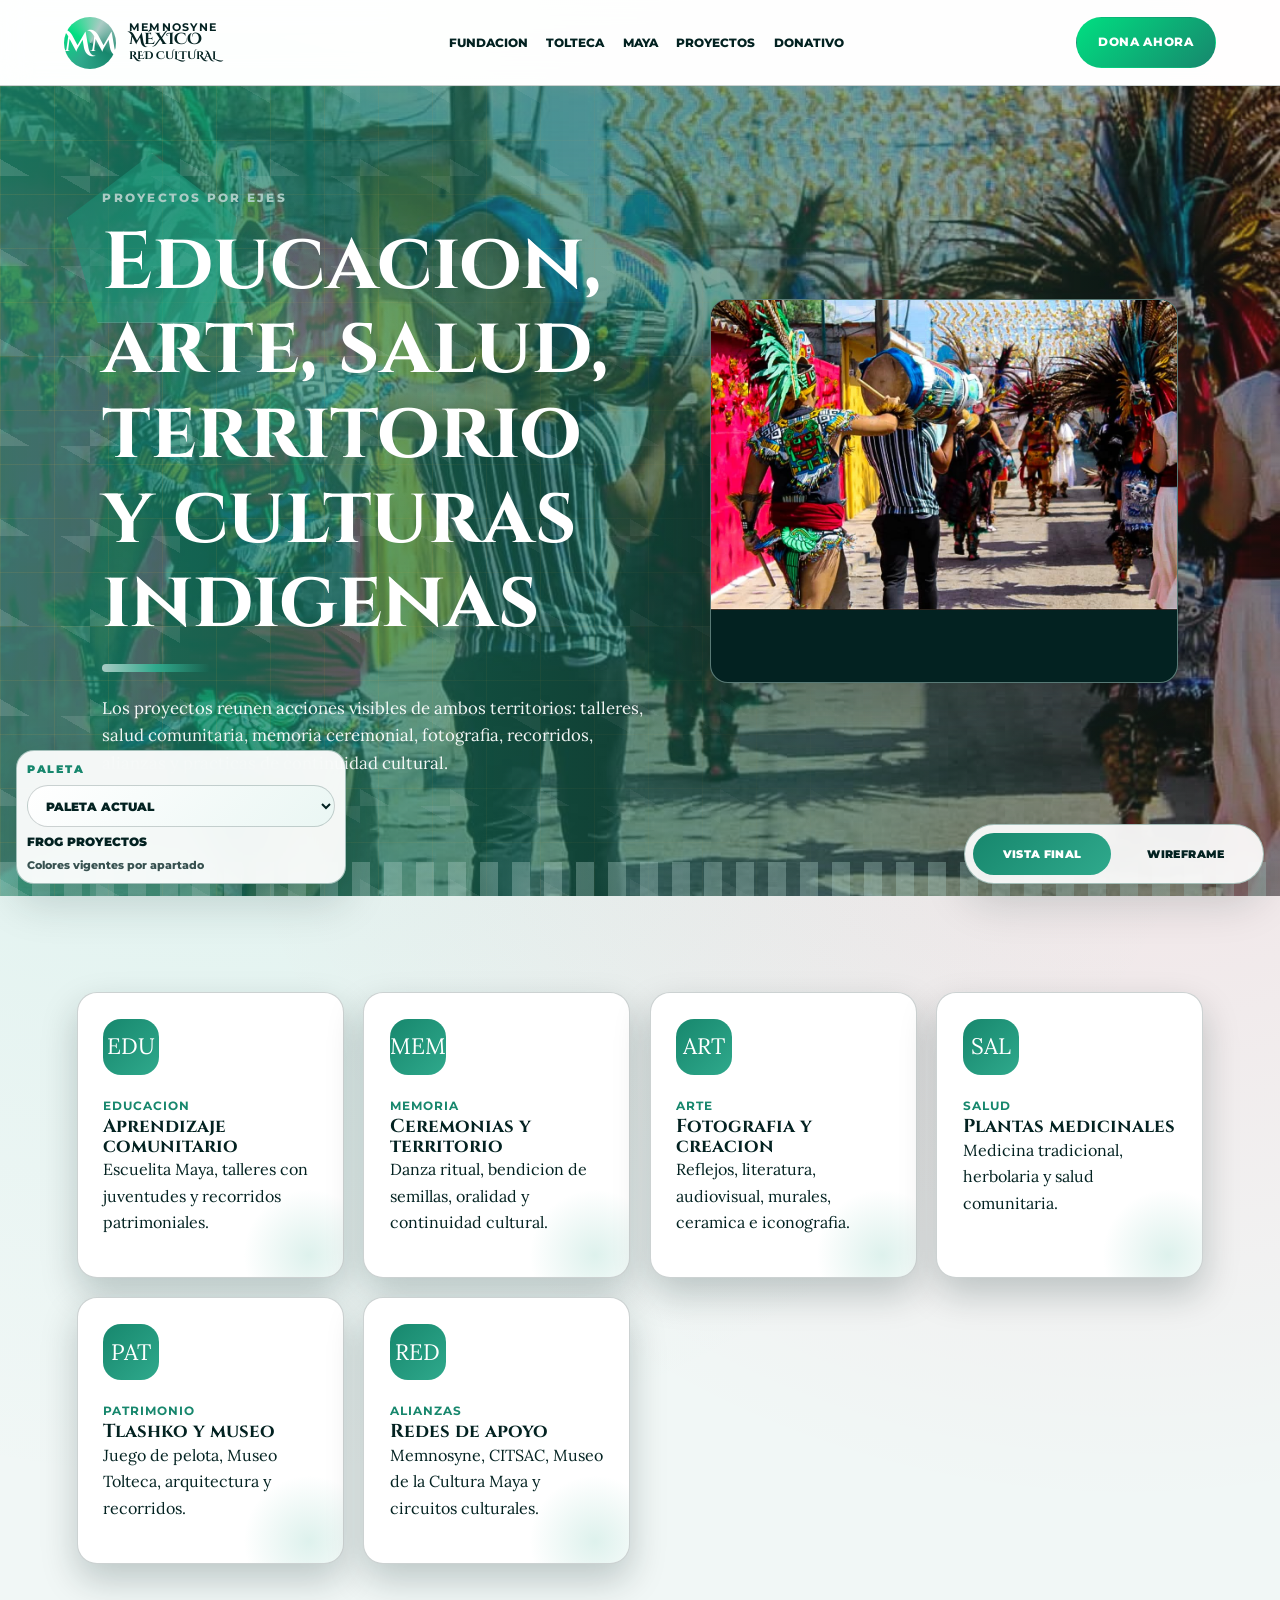
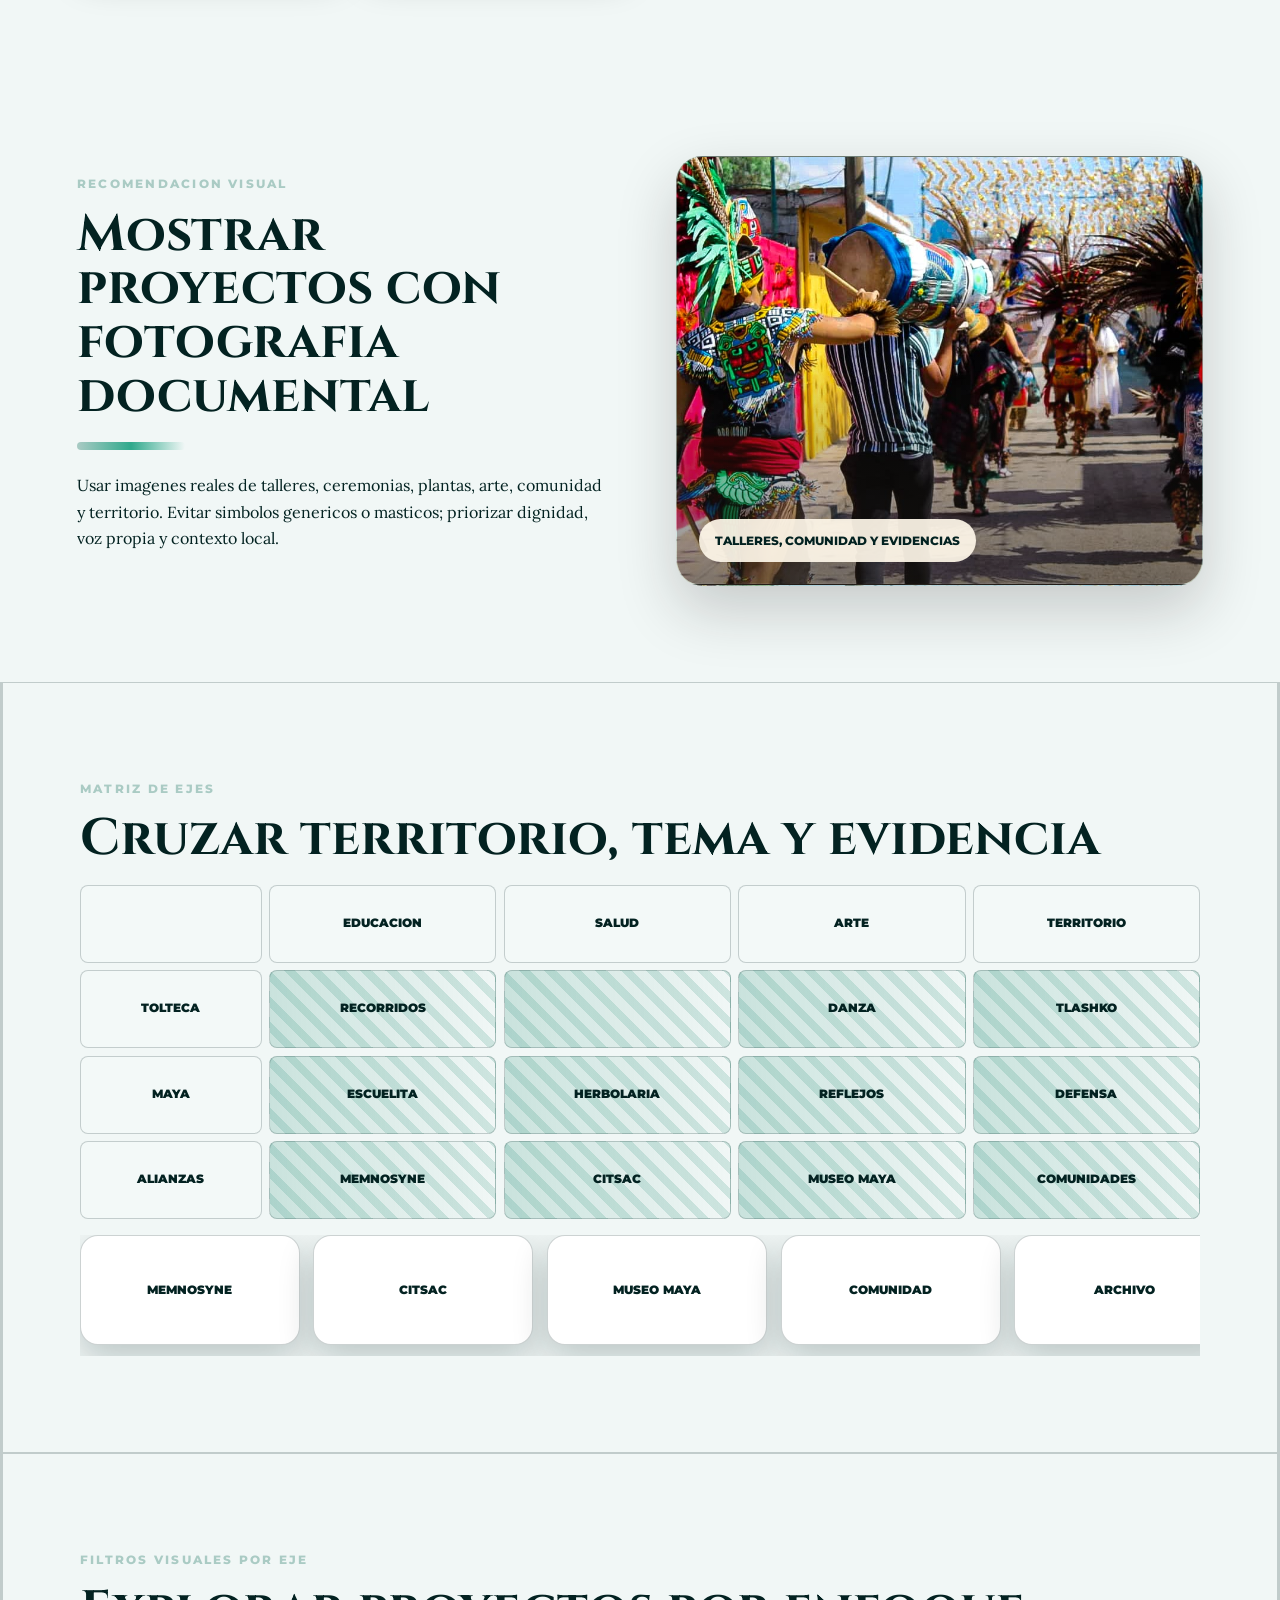
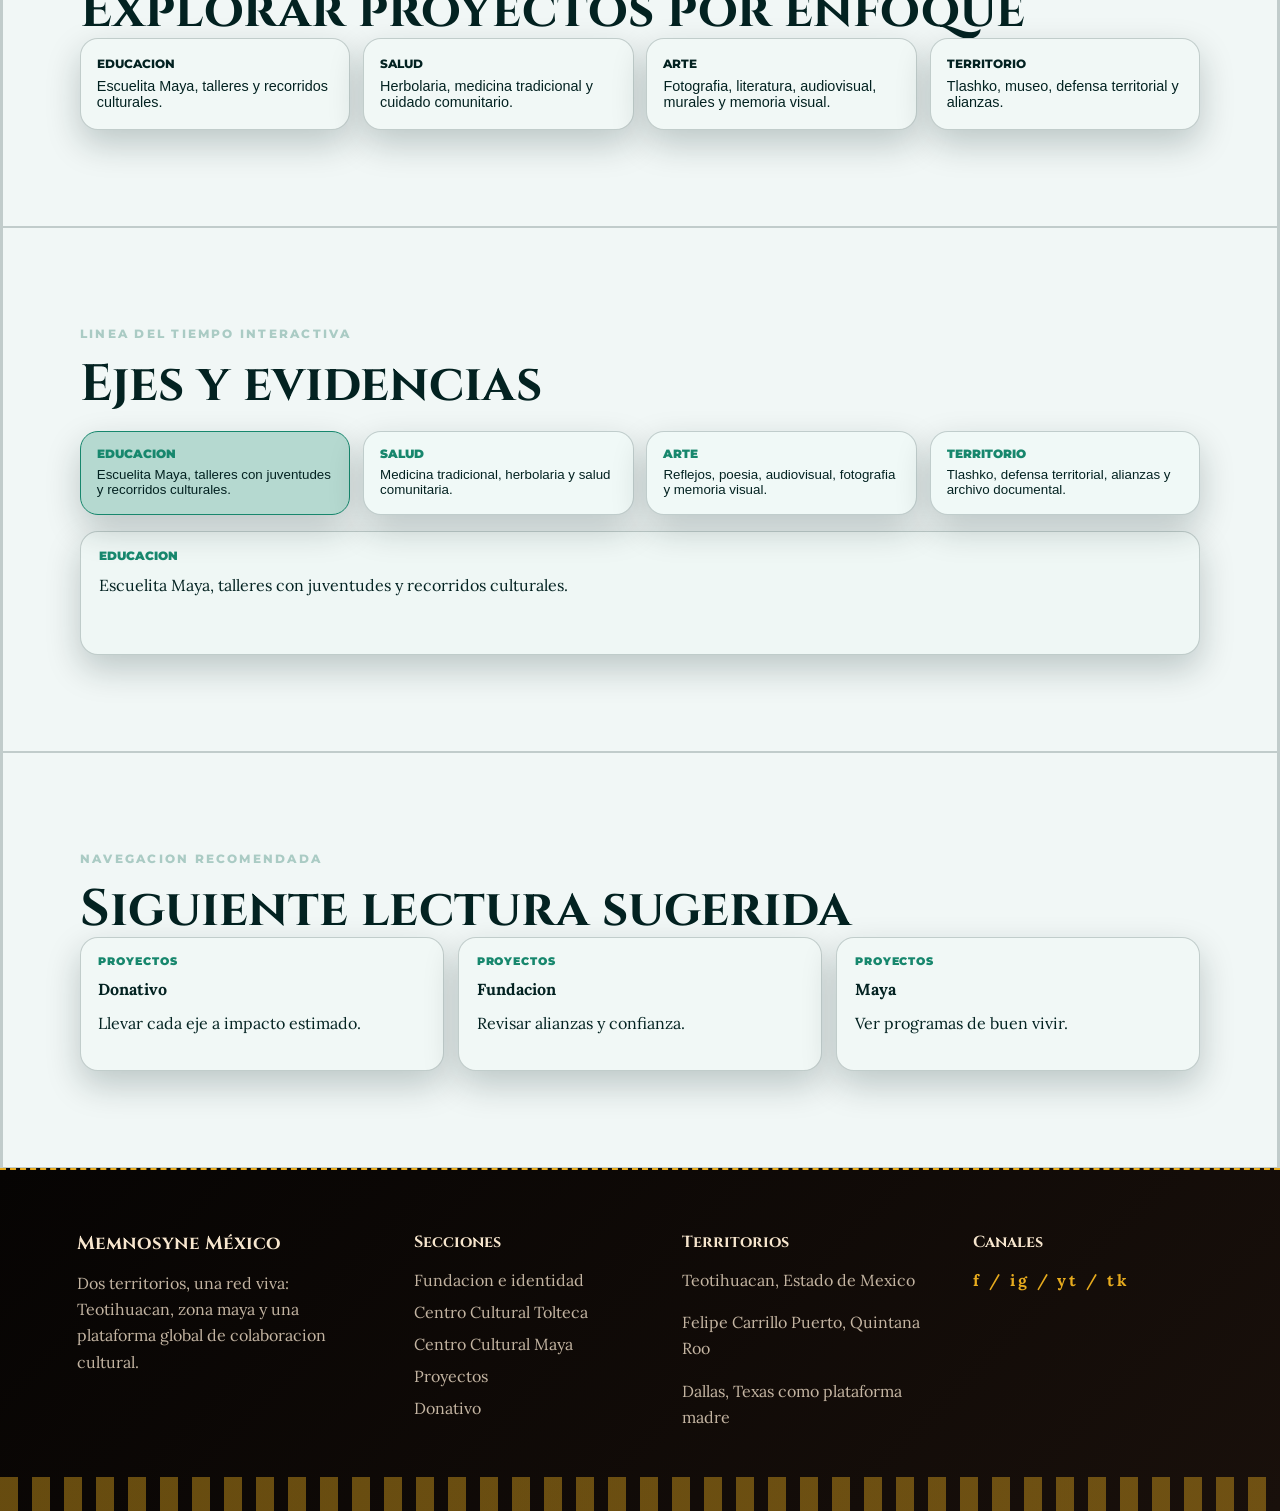
<file: proyectos.html>
<!DOCTYPE html><html lang="es"><head><meta charset="UTF-8"><meta name="viewport" content="width=device-width, initial-scale=1.0"><title>Proyectos | Memnosyne M&eacute;xico</title><link rel="preconnect" href="https://fonts.googleapis.com">
<link rel="preconnect" href="https://fonts.gstatic.com" crossorigin>
<link href="https://fonts.googleapis.com/css2?family=Cinzel:wght@500;600;700&family=Cinzel+Decorative:wght@700&family=Cormorant+Garamond:wght@500;600;700&family=EB+Garamond:wght@500;600;700&family=Lora:wght@400;500;600;700&family=Montserrat:wght@300;500;600;700;800&family=Poppins:wght@400;500;600;700;800&display=swap" rel="stylesheet"><link rel="stylesheet" href="styles.css?v=1.2.14"><link rel="stylesheet" href="section-creativity.css?v=1.2.14"><link rel="stylesheet" href="wireframe.css?v=1.2.14"><link rel="stylesheet" href="content-lab.css?v=1.2.14"><link rel="stylesheet" href="animations.css?v=1.2.14"></head><body class="proyectos-theme"><header class="navbar">
<a class="brand" href="index.html"><span class="brand-symbol">MM</span><span><small>Memnosyne</small>M&eacute;xico<br><em>red cultural</em></span></a>
<nav>
<a href="fundacion-identidad.html">Fundacion</a>
<a href="centro-tolteca.html">Tolteca</a>
<a href="centro-maya.html">Maya</a>
<a href="proyectos.html">Proyectos</a>
<a href="donativo.html">Donativo</a>
</nav>
<a class="btn btn-primary" href="donativo.html">Dona ahora</a>
</header><main><section class="section-hero has-hero-media" style='--overlay:rgba(23,135,109,.86);--img:url("assets/proyectos-hero-comunidad.png")'><div class="hero-content"><p class="eyebrow">Proyectos por ejes</p><h1>Educacion, arte, salud, ambiente y culturas indigenas</h1><div class="divider"></div><p>La pagina de proyectos reune las acciones visibles de ambos territorios y las alianzas que fortalecen la continuidad cultural.</p></div><figure class="hero-media"><img src="assets/proyectos-hero-comunidad.png" alt="Procesion comunitaria y proyecto cultural"></figure></section><section class="section-pad"><div class="cards-grid"><article class="card"><div class="icon">EDU</div><strong>Educacion</strong><h3>Aprendizaje comunitario</h3><p>Escuelita Maya, talleres con juventudes, recorridos culturales y educacion patrimonial.</p></article><article class="card"><div class="icon">MEM</div><strong>Memoria</strong><h3>Ceremonias y territorio</h3><p>Danza ritual, bendicion de semillas y practicas de continuidad cultural.</p></article><article class="card"><div class="icon">ART</div><strong>Arte</strong><h3>Fotografia y creacion</h3><p>Reflejos, literatura, audiovisual, murales, ceramica, escultura e iconografia.</p></article><article class="card"><div class="icon">SAL</div><strong>Salud</strong><h3>Plantas medicinales</h3><p>Salud comunitaria, medicina tradicional y herbolaria.</p></article><article class="card"><div class="icon">PAT</div><strong>Patrimonio</strong><h3>Tlashko y recorridos</h3><p>Juego de pelota, museo tolteca, arquitectura y conocimiento ecologico-cultural.</p></article><article class="card"><div class="icon">RED</div><strong>Alianzas</strong><h3>Redes de apoyo</h3><p>Memnosyne, CITSAC, Museo de la Cultura Maya y circuitos culturales.</p></article></div></section><section class="section-pad grid-2"><div><p class="eyebrow">Recomendacion visual</p><h2>Mostrar proyectos con fotografia documental</h2><div class="divider"></div><p>Usar imagenes reales de talleres, ceremonias, plantas, arte, comunidad y territorio. Evitar simbolos genericos o masticos; priorizar dignidad, voz propia y contexto local.</p></div><div class="visual framed-visual" style='--vimg:url("assets/proyectos-hero-comunidad.png")'><span>Arte, taller y comunidad</span></div></section><section class="wireframe-lab section-pad"><div class="wf-layout-showcase"><article class="wf-feature"><div class="wf-copy"><span>Contexto</span><b>Resumen + apoyo visual</b><p>Contenido basado en el informe analitico.</p></div><div class="wf-image-slot">Imagen documental</div></article><article class="wf-facts"><div><b>Dato</b><span>Dato del informe</span></div><div><b>Dato</b><span>Dato del informe</span></div><div><b>Dato</b><span>Dato del informe</span></div><div><b>Dato</b><span>Dato del informe</span></div></article><article class="wf-quote"><span>Cita / frase guia</span><p>Texto de apoyo para revisar jerarquia, ritmo y lectura.</p></article><article class="wf-steps"><div><span>01</span><b>Bloque secuencial</b><p>Dato contextual extraido del informe.</p></div><div><span>02</span><b>Bloque secuencial</b><p>Dato contextual del informe.</p></div><div><span>03</span><b>Bloque secuencial</b><p>Evidencia documental por integrar.</p></div></article><article class="wf-media-grid"><div>Foto</div><div>Archivo</div><div>Testimonio</div><div>Territorio</div></article><article class="wf-sidebar-layout"><aside>Recorrido</aside><div><b>Contenido extendido</b><p>Desarrollo ampliado para explicar contexto, territorio, programa, publico beneficiado y evidencia visual sugerida.</p><p>Este bloque sirve para probar una version final con lectura continua, imagenes documentales y jerarquia editorial.</p></div></article></div></section></main><footer class="footer">
<div><h3>Memnosyne M&eacute;xico</h3><p>Red cultural: dos territorios, memoria viva y una mision comunitaria.</p></div>
<div><h4>Secciones</h4><a href="fundacion-identidad.html">Fundacion e identidad</a><a href="centro-tolteca.html">Centro Cultural Tolteca</a><a href="centro-maya.html">Centro Cultural Maya</a><a href="proyectos.html">Proyectos</a><a href="donativo.html">Donativo</a></div>
<div><h4>Territorios</h4><p>Teotihuacan, Estado de Mexico</p><p>Felipe Carrillo Puerto, Quintana Roo</p><p>Dallas, Texas como plataforma madre</p></div>
<div><h4>Siguenos</h4><p class="socials">f / ig / yt / tk</p></div>
</footer><script src="palette.js?v=1.2.14" defer></script><script src="wireframe.js?v=1.2.14" defer></script><script src="version.js?v=1.2.14" defer></script><script src="interactions.js?v=1.2.14" defer></script></body></html>
</file>
<file: styles.css>
:root{--crema:#F6EBD7;--hueso:#FFF8EA;--negro:#1F1B18;--cafe:#4A3427;--fundacion:#C85A1E;--fundacion2:#F1B42A;--tolteca:#CA3D0C;--tolteca2:#E7AB1E;--maya:#1FBE9E;--maya2:#AE0253;--proyectos:#68712C;--proyectos2:#243F60;--donativo:#F01136;--donativo2:#F09D29;--dorado:#D6A646;--blanco:#fff;--piedra:#77716A;--nav-bg:rgba(255,248,234,.95);--line:rgba(74,52,39,.15);--shadow:rgba(31,27,24,.12);--hero-dark:rgba(31,27,24,.92);--hero-mid:rgba(74,52,39,.50);--hero-soft:rgba(31,27,24,.16)}*{box-sizing:border-box}html{scroll-behavior:smooth}body{margin:0;background:radial-gradient(circle at 16% 8%,rgba(31,190,158,.12),transparent 25%),radial-gradient(circle at 88% 12%,rgba(240,17,54,.10),transparent 22%),var(--crema);color:var(--cafe);font-family:"Lora","Libre Baskerville",Georgia,serif;line-height:1.65}a{text-decoration:none;color:inherit}h1,h2,h3,h4{margin:0;font-family:"Cinzel","Cormorant Garamond","EB Garamond",serif;line-height:1.05}h1{font-size:clamp(2.7rem,6.3vw,6.5rem);color:var(--blanco)}h2{font-size:clamp(2rem,4vw,4.4rem)}p{margin:0 0 1rem}.section-pad{padding:6rem 6vw}.center{text-align:center}.navbar{min-height:86px;position:sticky;top:0;z-index:99;display:flex;align-items:center;justify-content:space-between;gap:2rem;padding:1rem 5vw;background:var(--nav-bg);border-bottom:1px solid var(--line);backdrop-filter:blur(14px)}.brand{display:flex;align-items:center;gap:.8rem;min-width:max-content;font-family:"Cinzel Decorative","Cinzel",serif;text-transform:uppercase;color:var(--cafe);font-weight:700;line-height:.94}.brand-symbol{width:52px;height:52px;display:grid;place-items:center;border-radius:50%;background:conic-gradient(from 120deg,var(--fundacion),var(--maya),var(--donativo),var(--fundacion2),var(--fundacion));color:var(--blanco);font-size:1.7rem}.brand small{display:block;font-family:"Montserrat","Poppins",sans-serif;font-size:.66rem;letter-spacing:.12em}.brand em{font-size:.68rem;font-style:normal}.navbar nav{display:flex;gap:1.15rem;align-items:center;font-family:"Montserrat","Poppins",sans-serif;font-size:.75rem;text-transform:uppercase;font-weight:800}.navbar nav a{position:relative}.navbar nav a:after{content:"";position:absolute;left:0;bottom:-10px;width:0;height:2px;background:var(--fundacion);transition:.22s}.navbar nav a:hover:after{width:100%}.btn{display:inline-flex;align-items:center;justify-content:center;gap:.5rem;min-height:46px;padding:.9rem 1.35rem;border-radius:999px;border:1px solid transparent;font-family:"Montserrat","Poppins",sans-serif;font-size:.78rem;font-weight:800;text-transform:uppercase;letter-spacing:.05em;transition:.22s}.btn:hover{transform:translateY(-2px)}.btn-primary{background:linear-gradient(135deg,var(--donativo),var(--tolteca));color:var(--blanco)}.btn-secondary{background:linear-gradient(135deg,var(--maya),var(--proyectos));color:var(--blanco)}.btn-outline{border-color:rgba(255,255,255,.75);color:var(--blanco)}.btn-outline:hover{background:rgba(255,255,255,.14)}.eyebrow{color:var(--dorado);font-family:"Montserrat","Poppins",sans-serif;font-size:.78rem;font-weight:800;letter-spacing:.18em;text-transform:uppercase;margin-bottom:.8rem}.divider{width:108px;height:8px;margin:1.2rem 0 1.4rem;border-radius:40px;background:linear-gradient(90deg,var(--fundacion2),var(--maya),transparent)}.center .divider{margin-left:auto;margin-right:auto}.hero,.section-hero{min-height:680px;position:relative;display:flex;align-items:center;padding:8vw;overflow:hidden;background:linear-gradient(90deg,var(--hero-dark),var(--hero-mid),var(--hero-soft)),var(--img) center/cover}.section-hero{min-height:530px;background:linear-gradient(90deg,var(--hero-overlay,var(--overlay)),rgba(31,27,24,.38)),var(--img) center/cover}.hero:before,.section-hero:before{content:"";position:absolute;inset:0;background:radial-gradient(circle at 17% 18%,rgba(31,190,158,.28),transparent 18%),radial-gradient(circle at 84% 25%,rgba(241,180,42,.24),transparent 20%),radial-gradient(circle at 55% 82%,rgba(240,17,54,.20),transparent 18%),linear-gradient(rgba(214,166,70,.12) 1px,transparent 1px),linear-gradient(90deg,rgba(214,166,70,.12) 1px,transparent 1px);background-size:100% 100%,100% 100%,100% 100%,54px 54px,54px 54px;mask-image:linear-gradient(90deg,#000,transparent 76%)}.hero:after,.section-hero:after,.footer:before{content:"";position:absolute;left:0;right:0;bottom:0;height:34px;background:repeating-linear-gradient(90deg,var(--dorado) 0 18px,transparent 18px 32px);opacity:.35}.hero-content{position:relative;z-index:2;max-width:790px}.hero-content p:not(.eyebrow){max-width:600px;color:rgba(255,255,255,.94);font-size:1.05rem}.hero-actions{display:flex;gap:1rem;flex-wrap:wrap;margin-top:1.35rem}.grid-2{display:grid;grid-template-columns:1fr 1fr;gap:4.5rem;align-items:center}.cards-grid{display:grid;grid-template-columns:repeat(3,1fr);gap:1.2rem}.card{background:var(--hueso);border:1px solid var(--line);border-radius:20px;padding:1.6rem;min-height:230px;box-shadow:0 16px 36px var(--shadow)}.card strong{font-family:"Montserrat","Poppins",sans-serif;text-transform:uppercase;color:var(--accent);font-size:.78rem;letter-spacing:.08em}.card .icon{width:56px;height:56px;border-radius:18px;display:grid;place-items:center;color:var(--blanco);background:linear-gradient(135deg,var(--accent),var(--accent2));font-size:1.4rem;margin-bottom:1rem}.visual{min-height:430px;border-radius:26px;position:relative;overflow:hidden;background:var(--vimg) center/cover;box-shadow:0 28px 70px rgba(31,27,24,.18)}.visual:after{content:"";position:absolute;inset:0;background:linear-gradient(0deg,rgba(31,27,24,.55),transparent 55%)}.visual span{position:absolute;z-index:2;left:1.4rem;bottom:1.4rem;background:rgba(255,248,234,.92);color:var(--cafe);border-radius:999px;padding:.7rem 1rem;font-family:"Montserrat","Poppins",sans-serif;font-size:.78rem;text-transform:uppercase;font-weight:800}.route-grid{display:grid;grid-template-columns:repeat(5,1fr);gap:1rem;margin-top:2rem}.route-card{min-height:285px;border-radius:26px;overflow:hidden;color:var(--blanco);display:flex;align-items:end;padding:1.5rem;position:relative;background:linear-gradient(160deg,var(--c1),var(--c2));box-shadow:0 18px 42px rgba(31,27,24,.14)}.route-card:before{content:"";position:absolute;right:-50px;top:-50px;width:150px;height:150px;border-radius:50%;border:2px solid rgba(255,255,255,.25)}.route-card>div{position:relative;z-index:2}.route-card h3{font-size:1.25rem;margin-bottom:.5rem}.route-card p{font-family:"Montserrat","Poppins",sans-serif;font-size:.86rem}.color-strip{display:grid;grid-template-columns:repeat(5,1fr);min-height:120px}.color-strip div{padding:1.2rem;color:white;display:flex;flex-direction:column;justify-content:end;font-family:"Montserrat","Poppins",sans-serif;font-weight:800;text-transform:uppercase;font-size:.76rem}.color-strip code{display:block;color:rgba(255,255,255,.86);font-weight:600;text-transform:none}.timeline{display:flex;gap:1rem;overflow:auto;padding:1rem 0}.time-item{min-width:190px;background:var(--hueso);padding:1.2rem;border-radius:18px;border-top:5px solid var(--accent);box-shadow:0 12px 28px var(--shadow)}.time-item strong{display:block;font-family:"Cinzel",serif;color:var(--accent);font-size:1.25rem}.time-item span{font-family:"Montserrat","Poppins",sans-serif;font-size:.86rem}.palette-grid{display:grid;grid-template-columns:repeat(5,1fr);gap:1rem;margin-top:2rem}.swatch{background:var(--blanco);border-radius:18px;overflow:hidden;border:1px solid var(--line)}.swatch .color{height:90px}.swatch div:last-child{padding:1rem}.swatch strong{display:block;font-family:"Montserrat","Poppins",sans-serif}.swatch code{color:var(--piedra);font-family:"Montserrat","Poppins",sans-serif;font-size:.84rem}.type-grid{display:grid;grid-template-columns:1fr 1fr 1fr;gap:1.2rem;margin-top:2rem}.type-card{background:var(--hueso);border:1px solid var(--line);border-radius:20px;padding:1.5rem}.type-title{font-family:"Cinzel","Cormorant Garamond",serif;font-size:1.8rem}.type-sub{font-family:"Montserrat","Poppins",sans-serif;font-weight:800;font-size:1.2rem}.type-body{font-family:"Lora","Libre Baskerville",serif;font-weight:600}.footer{position:relative;display:grid;grid-template-columns:1.3fr 1fr 1.1fr 1fr;gap:2.4rem;padding:4rem 6vw;background:var(--negro);color:rgba(255,255,255,.75)}.footer h3,.footer h4{color:var(--blanco);margin-bottom:1rem}.footer a{display:block;margin:.35rem 0;color:rgba(255,255,255,.75)}.socials{color:var(--dorado);letter-spacing:.18em;font-weight:800}.fundacion-theme{--accent:var(--fundacion);--accent2:var(--fundacion2)}.tolteca-theme{--accent:var(--tolteca);--accent2:var(--tolteca2)}.maya-theme{--accent:var(--maya);--accent2:var(--maya2)}.proyectos-theme{--accent:var(--proyectos);--accent2:var(--proyectos2)}.donativo-theme{--accent:var(--donativo);--accent2:var(--donativo2)}body[data-palette="terra"]{--crema:#BBB62F;--hueso:#F8EEC4;--negro:#050503;--cafe:#241D09;--fundacion:#AE0253;--fundacion2:#BBB62F;--tolteca:#CA3D0C;--tolteca2:#E7AB1E;--maya:#6B8C2A;--maya2:#AE0253;--proyectos:#4E5B1B;--proyectos2:#0D160B;--donativo:#AE0253;--donativo2:#E7AB1E;--dorado:#F3CE54;--piedra:#5B4B24;--nav-bg:rgba(248,238,196,.94);--line:rgba(36,29,9,.22);--shadow:rgba(5,5,3,.18);--hero-dark:rgba(12,16,2,.94);--hero-mid:rgba(187,182,47,.50);--hero-soft:rgba(174,2,83,.18);--hero-overlay:rgba(26,32,4,.86)}body[data-palette="selva"]{--crema:#D9F2C5;--hueso:#F5FFE9;--negro:#113127;--cafe:#17382F;--fundacion:#F77F00;--fundacion2:#FFD166;--tolteca:#E85D04;--tolteca2:#FDC500;--maya:#00A878;--maya2:#C1126B;--proyectos:#2D6A4F;--proyectos2:#1D3557;--donativo:#EF476F;--donativo2:#F77F00;--dorado:#F6BD60;--piedra:#52796F;--nav-bg:rgba(245,255,233,.94);--line:rgba(23,56,47,.18);--shadow:rgba(17,49,39,.14);--hero-dark:rgba(8,42,31,.92);--hero-mid:rgba(0,168,120,.45);--hero-soft:rgba(247,127,0,.18);--hero-overlay:rgba(0,96,74,.82)}body[data-palette="obsidiana"]{--crema:#10100D;--hueso:#1D1D18;--negro:#050505;--cafe:#F4E9D8;--fundacion:#E76F51;--fundacion2:#E9C46A;--tolteca:#F4A261;--tolteca2:#FFD166;--maya:#2A9D8F;--maya2:#F72585;--proyectos:#264653;--proyectos2:#2A9D8F;--donativo:#F72585;--donativo2:#E76F51;--dorado:#E9C46A;--blanco:#FFF8EA;--piedra:#B9B09F;--nav-bg:rgba(16,16,13,.92);--line:rgba(255,248,234,.18);--shadow:rgba(0,0,0,.34);--hero-dark:rgba(5,5,5,.96);--hero-mid:rgba(38,70,83,.58);--hero-soft:rgba(247,37,133,.16);--hero-overlay:rgba(5,5,5,.88)}body[data-palette="fiesta"]{--crema:#FFE8D1;--hueso:#FFF9EC;--negro:#1D1028;--cafe:#34113F;--fundacion:#FF0054;--fundacion2:#FEE440;--tolteca:#FB5607;--tolteca2:#FFBE0B;--maya:#00BBF9;--maya2:#9B5DE5;--proyectos:#00A896;--proyectos2:#023047;--donativo:#FF006E;--donativo2:#FB5607;--dorado:#FFBE0B;--piedra:#6D597A;--nav-bg:rgba(255,249,236,.94);--line:rgba(52,17,63,.18);--shadow:rgba(52,17,63,.14);--hero-dark:rgba(29,16,40,.92);--hero-mid:rgba(255,0,84,.40);--hero-soft:rgba(0,187,249,.18);--hero-overlay:rgba(100,20,92,.82)}body[data-palette] .route-card{filter:saturate(1.12) contrast(1.04)}body[data-palette] .swatch{box-shadow:0 18px 38px var(--shadow)}.palette-switcher{position:fixed;right:18px;bottom:18px;z-index:120;width:min(260px,calc(100vw - 28px));padding:12px;border:1px solid var(--line);border-radius:18px;background:var(--hueso);background:color-mix(in srgb,var(--hueso) 88%,transparent);box-shadow:0 20px 50px var(--shadow);backdrop-filter:blur(18px)}.palette-switcher p{margin:0 0 8px;font-family:"Montserrat","Poppins",sans-serif;font-size:.72rem;font-weight:800;letter-spacing:.18em;text-transform:uppercase;color:var(--cafe)}.palette-switcher>div{display:grid;gap:7px}.palette-option{width:100%;display:flex;align-items:center;justify-content:space-between;gap:10px;padding:8px 10px;border:1px solid transparent;border-radius:12px;background:rgba(255,255,255,.34);color:var(--cafe);font-family:"Montserrat","Poppins",sans-serif;cursor:pointer;transition:.2s}.palette-option:hover,.palette-option.is-active{border-color:var(--dorado);background:rgba(255,255,255,.64);transform:translateY(-1px)}.palette-option strong{font-size:.72rem;text-transform:uppercase;letter-spacing:.06em}.palette-dots{display:flex;align-items:center;gap:4px}.palette-dots span{width:14px;height:14px;border-radius:50%;border:1px solid rgba(31,27,24,.18)}@media(max-width:1040px){.navbar{align-items:flex-start;flex-wrap:wrap}.navbar nav{width:100%;overflow:auto;padding-bottom:.4rem}.grid-2,.cards-grid,.route-grid,.type-grid,.footer{grid-template-columns:1fr}.palette-grid{grid-template-columns:repeat(2,1fr)}.color-strip{grid-template-columns:1fr}}@media(max-width:560px){.section-pad{padding:4rem 5vw}.hero,.section-hero{padding:5rem 5vw}h1{font-size:2.55rem}.palette-grid{grid-template-columns:1fr}.palette-switcher{left:10px;right:10px;bottom:10px;width:auto}.palette-switcher>div{grid-template-columns:1fr 1fr}.palette-option{padding:7px}.palette-option strong{font-size:.64rem}.palette-dots span{width:11px;height:11px}}

body[data-palette] .route-card:nth-child(1){--c1:var(--fundacion)!important;--c2:var(--fundacion2)!important}body[data-palette] .route-card:nth-child(2){--c1:var(--tolteca)!important;--c2:var(--tolteca2)!important}body[data-palette] .route-card:nth-child(3){--c1:var(--maya)!important;--c2:var(--maya2)!important}body[data-palette] .route-card:nth-child(4){--c1:var(--proyectos)!important;--c2:var(--proyectos2)!important}body[data-palette] .route-card:nth-child(5){--c1:var(--donativo)!important;--c2:var(--donativo2)!important}body[data-palette] .color-strip div:nth-child(1){background:var(--fundacion)!important}body[data-palette] .color-strip div:nth-child(2){background:var(--tolteca)!important}body[data-palette] .color-strip div:nth-child(3){background:var(--maya)!important}body[data-palette] .color-strip div:nth-child(4){background:var(--proyectos)!important}body[data-palette] .color-strip div:nth-child(5){background:var(--donativo)!important}
</file>
<file: section-creativity.css>
.has-hero-media{display:grid;grid-template-columns:minmax(290px,1fr) minmax(320px,.88fr);gap:clamp(1.8rem,5vw,5rem);align-items:center}.has-hero-media .hero-content{max-width:780px}.hero-media{position:relative;z-index:2;margin:0;min-height:clamp(240px,30vw,390px);overflow:hidden;border:1px solid color-mix(in srgb,var(--dorado) 52%,transparent);border-radius:18px;box-shadow:0 28px 70px rgba(31,27,24,.24);background:var(--negro)}.hero-media img{width:100%;height:100%;display:block;object-fit:cover}.tolteca-theme .hero-media img{object-position:center 45%}.maya-theme .hero-media img{object-position:center 52%}.proyectos-theme .hero-media img{object-position:center 48%}.donativo-theme .hero-media img{object-position:center 46%}.framed-visual{border:1px solid color-mix(in srgb,var(--dorado) 55%,transparent);box-shadow:0 24px 60px rgba(31,27,24,.2)}.foundation-visual-hero{background-position:center 45%}.foundation-photo-intro{background:linear-gradient(135deg,color-mix(in srgb,var(--hueso) 84%,var(--fundacion) 16%),color-mix(in srgb,var(--crema) 78%,var(--maya) 22%))}@media(max-width:980px){.has-hero-media{grid-template-columns:1fr}.hero-media{min-height:320px;max-width:720px}}@media(max-width:560px){.hero-media{min-height:230px;border-radius:14px}}.hero,.section-hero,.card,.route-card{isolation:isolate}.hero .hero-content:before,.section-hero .hero-content:before{content:"";position:absolute;z-index:-1;left:-2.2rem;top:-2.2rem;width:168px;height:168px;border:1px solid rgba(255,255,255,.28);border-radius:50%;opacity:.62;pointer-events:none}.card{position:relative;overflow:hidden}.card>*{position:relative;z-index:1}.card:after{content:"";position:absolute;inset:auto -36px -48px auto;width:140px;height:140px;border-radius:50%;background:radial-gradient(circle,var(--accent2),transparent 66%);opacity:.16;pointer-events:none}.card:hover .icon{transform:rotate(-4deg) scale(1.04)}.card .icon{transition:.22s}.route-card:after{content:"";position:absolute;inset:0;background:linear-gradient(135deg,rgba(255,255,255,.20),transparent 34%,rgba(0,0,0,.18));mix-blend-mode:soft-light;pointer-events:none}.palette-switcher{max-height:calc(100vh - 36px);overflow:auto}.palette-option.is-active{box-shadow:inset 0 0 0 1px var(--dorado),0 8px 18px var(--shadow)}body:not(.fundacion-theme):not(.tolteca-theme):not(.maya-theme):not(.proyectos-theme):not(.donativo-theme) .hero .hero-content:before{background:conic-gradient(from 45deg,var(--fundacion),var(--maya),var(--donativo),var(--fundacion2),var(--fundacion));box-shadow:0 0 0 18px rgba(255,255,255,.06)}body:not(.fundacion-theme):not(.tolteca-theme):not(.maya-theme):not(.proyectos-theme):not(.donativo-theme) .route-card:before{border-radius:18px;transform:rotate(12deg);border-color:rgba(255,255,255,.32)}body.fundacion-theme .section-hero:before{background:radial-gradient(circle at 15% 26%,rgba(255,255,255,.22) 0 3px,transparent 4px),radial-gradient(circle at 25% 40%,rgba(255,255,255,.20) 0 3px,transparent 4px),radial-gradient(circle at 41% 31%,rgba(255,255,255,.18) 0 3px,transparent 4px),linear-gradient(120deg,rgba(255,255,255,.12),transparent 44%),linear-gradient(rgba(214,166,70,.12) 1px,transparent 1px),linear-gradient(90deg,rgba(214,166,70,.12) 1px,transparent 1px);background-size:100% 100%,100% 100%,100% 100%,100% 100%,54px 54px,54px 54px;mask-image:linear-gradient(90deg,#000,transparent 80%)}body.fundacion-theme .section-hero .hero-content:before{border-radius:24px;background:linear-gradient(135deg,var(--fundacion),var(--maya));transform:rotate(12deg)}body.tolteca-theme .section-hero:before{background:repeating-conic-gradient(from 45deg at 18% 38%,rgba(255,255,255,.18) 0 8deg,transparent 8deg 18deg),radial-gradient(circle at 80% 22%,rgba(231,171,30,.25),transparent 19%),linear-gradient(rgba(214,166,70,.12) 1px,transparent 1px),linear-gradient(90deg,rgba(214,166,70,.12) 1px,transparent 1px);background-size:100% 100%,100% 100%,48px 48px,48px 48px;mask-image:linear-gradient(90deg,#000,transparent 78%)}body.tolteca-theme .section-hero .hero-content:before{border-radius:0;background:repeating-linear-gradient(45deg,var(--tolteca) 0 14px,transparent 14px 25px),repeating-linear-gradient(-45deg,var(--tolteca2) 0 7px,transparent 7px 22px);transform:rotate(45deg)}body.maya-theme .section-hero:before{background:radial-gradient(ellipse at 18% 32%,rgba(255,255,255,.22),transparent 20%),radial-gradient(ellipse at 31% 48%,rgba(255,255,255,.15),transparent 16%),repeating-linear-gradient(45deg,rgba(255,255,255,.10) 0 2px,transparent 2px 18px),linear-gradient(rgba(214,166,70,.10) 1px,transparent 1px),linear-gradient(90deg,rgba(214,166,70,.10) 1px,transparent 1px);background-size:100% 100%,100% 100%,100% 100%,54px 54px,54px 54px;mask-image:linear-gradient(90deg,#000,transparent 82%)}body.maya-theme .section-hero .hero-content:before{border-radius:70% 30% 70% 30%;background:linear-gradient(135deg,var(--maya),var(--maya2));transform:rotate(-10deg)}body.proyectos-theme .section-hero:before{background:linear-gradient(30deg,rgba(255,255,255,.14) 12%,transparent 12% 88%,rgba(255,255,255,.12) 88%),radial-gradient(circle at 24% 35%,rgba(255,255,255,.18),transparent 16%),linear-gradient(rgba(214,166,70,.12) 1px,transparent 1px),linear-gradient(90deg,rgba(214,166,70,.12) 1px,transparent 1px);background-size:90px 90px,100% 100%,54px 54px,54px 54px;mask-image:linear-gradient(90deg,#000,transparent 78%)}body.proyectos-theme .section-hero .hero-content:before{border-radius:18px;background:linear-gradient(135deg,var(--proyectos),var(--proyectos2));clip-path:polygon(50% 0,100% 38%,82% 100%,18% 100%,0 38%)}body.donativo-theme .section-hero:before{background:radial-gradient(circle at 18% 28%,rgba(255,255,255,.24),transparent 14%),radial-gradient(circle at 31% 44%,rgba(255,255,255,.16),transparent 12%),repeating-radial-gradient(circle at 22% 36%,transparent 0 22px,rgba(255,255,255,.10) 22px 24px),linear-gradient(rgba(214,166,70,.12) 1px,transparent 1px),linear-gradient(90deg,rgba(214,166,70,.12) 1px,transparent 1px);background-size:100% 100%,100% 100%,100% 100%,54px 54px,54px 54px;mask-image:linear-gradient(90deg,#000,transparent 80%)}body.donativo-theme .section-hero .hero-content:before{border-radius:50% 50% 16px 16px;background:linear-gradient(135deg,var(--donativo),var(--donativo2));transform:rotate(-14deg)}
.home-ritual-hero{background-position:center 42%}.home-ritual-hero:before{background:radial-gradient(circle at 18% 18%,rgba(231,171,30,.24),transparent 20%),radial-gradient(circle at 70% 42%,rgba(202,61,12,.22),transparent 26%),linear-gradient(90deg,rgba(6,4,3,.74),rgba(6,4,3,.36) 48%,rgba(6,4,3,.06)),linear-gradient(rgba(214,166,70,.11) 1px,transparent 1px),linear-gradient(90deg,rgba(214,166,70,.11) 1px,transparent 1px);background-size:100% 100%,100% 100%,100% 100%,54px 54px,54px 54px;mask-image:none}.home-photo-intro{display:grid;grid-template-columns:minmax(280px,.72fr) minmax(460px,1.28fr);gap:clamp(1.4rem,4vw,4rem);align-items:center;background:linear-gradient(135deg,color-mix(in srgb,var(--hueso) 90%,var(--tolteca) 10%),color-mix(in srgb,var(--crema) 86%,var(--maya) 14%));border-top:1px solid var(--line);border-bottom:1px solid var(--line)}.home-photo-copy{max-width:520px}.home-photo-grid{display:grid;grid-template-columns:1.1fr .72fr;gap:1rem;align-items:stretch}.home-photo-grid figure{position:relative;min-height:420px;margin:0;overflow:hidden;border:1px solid color-mix(in srgb,var(--line) 72%,var(--dorado));border-radius:24px;background:var(--negro);box-shadow:0 24px 64px var(--shadow)}.home-photo-grid figure:nth-child(2){min-height:520px}.home-photo-grid img{width:100%;height:100%;display:block;object-fit:cover}.home-photo-grid figure:first-child img{object-position:center 45%}.home-photo-grid figure:nth-child(2) img{object-position:center 26%}.home-photo-grid figcaption{position:absolute;left:1rem;bottom:1rem;z-index:2;padding:.68rem .9rem;border-radius:999px;background:color-mix(in srgb,var(--hueso) 90%,transparent);color:var(--cafe);font-family:"Montserrat","Poppins",sans-serif;font-size:.68rem;font-weight:900;letter-spacing:.08em;text-transform:uppercase}.home-photo-grid figure:after{content:"";position:absolute;inset:0;background:linear-gradient(0deg,rgba(6,4,3,.52),transparent 44%);pointer-events:none}@media(max-width:1040px){.home-photo-intro{grid-template-columns:1fr}.home-photo-grid{grid-template-columns:1fr 1fr}.home-photo-grid figure,.home-photo-grid figure:nth-child(2){min-height:380px}}@media(max-width:680px){.home-photo-grid{grid-template-columns:1fr}.home-photo-grid figure,.home-photo-grid figure:nth-child(2){min-height:360px}.home-photo-grid figure:nth-child(2) img{object-position:center 18%}}
</file>
<file: wireframe.css>
body.wireframe-mode{background:linear-gradient(90deg,rgba(255,255,255,.16) 1px,transparent 1px),linear-gradient(rgba(255,255,255,.16) 1px,transparent 1px),radial-gradient(circle at 18% 12%,color-mix(in srgb,var(--maya) 18%,transparent),transparent 24%),var(--crema);background-size:32px 32px,32px 32px,100% 100%,100% 100%}body.wireframe-mode .navbar{border-bottom:2px dashed var(--line);box-shadow:none}body.wireframe-mode .brand-symbol{border-radius:12px;background:linear-gradient(135deg,var(--fundacion),var(--maya));font-size:0}body.wireframe-mode .brand-symbol:before{content:"LOGO";font-family:"Montserrat","Poppins",sans-serif;font-size:.58rem;font-weight:800;letter-spacing:.08em}body.wireframe-mode .hero,body.wireframe-mode .section-hero{background:linear-gradient(120deg,var(--hero-dark),var(--hero-mid),var(--hero-soft));border-bottom:2px dashed rgba(255,255,255,.45)}body.wireframe-mode .hero:before,body.wireframe-mode .section-hero:before{background:repeating-linear-gradient(45deg,rgba(255,255,255,.10) 0 2px,transparent 2px 18px),linear-gradient(rgba(255,255,255,.10) 1px,transparent 1px),linear-gradient(90deg,rgba(255,255,255,.10) 1px,transparent 1px);background-size:100% 100%,44px 44px,44px 44px;mask-image:none}body.wireframe-mode .hero:after,body.wireframe-mode .section-hero:after{height:2px;background:repeating-linear-gradient(90deg,rgba(255,255,255,.78) 0 18px,transparent 18px 30px);opacity:1}body.wireframe-mode .hero-content{padding:1.4rem;border:2px dashed rgba(255,255,255,.62);border-radius:18px;background:rgba(0,0,0,.16);backdrop-filter:blur(2px)}body.wireframe-mode .hero-content:before{display:none}body.wireframe-mode .wireframe-media-label{position:absolute;right:6vw;top:50%;z-index:1;width:min(430px,34vw);height:clamp(220px,28vw,360px);transform:translateY(-50%);display:grid;place-items:center;text-align:center;border:2px dashed rgba(255,255,255,.72);border-radius:20px;background:linear-gradient(135deg,color-mix(in srgb,var(--accent,var(--fundacion)) 38%,transparent),rgba(255,255,255,.08));color:rgba(255,255,255,.9);font-family:"Montserrat","Poppins",sans-serif;text-transform:uppercase;letter-spacing:.08em;pointer-events:none}body.wireframe-mode .wireframe-media-label span{display:block;font-size:.88rem;font-weight:900}body.wireframe-mode .wireframe-media-label small{display:block;margin-top:.45rem;font-size:.66rem;font-weight:700;color:rgba(255,255,255,.72)}body.wireframe-mode .hero-content h1{max-width:10ch}body.wireframe-mode h1,body.wireframe-mode h2,body.wireframe-mode h3{letter-spacing:0}body.wireframe-mode .eyebrow{color:var(--dorado)}body.wireframe-mode .section-pad{position:relative;border-top:1px dashed var(--line)}body.wireframe-mode .section-pad:before{content:"SECCION DE CONTENIDO";position:absolute;top:.9rem;left:6vw;font-family:"Montserrat","Poppins",sans-serif;font-size:.62rem;font-weight:900;letter-spacing:.16em;color:var(--piedra);text-transform:uppercase}body.wireframe-mode .grid-2{align-items:stretch}body.wireframe-mode .visual{display:grid;place-items:center;min-height:360px;background:linear-gradient(135deg,color-mix(in srgb,var(--accent,var(--maya)) 24%,var(--hueso)),var(--hueso));border:2px dashed var(--accent,var(--fundacion));box-shadow:none}body.wireframe-mode .visual:before{content:"";position:absolute;inset:18px;border:1px dashed color-mix(in srgb,var(--accent,var(--fundacion)) 58%,transparent);border-radius:18px;background:repeating-linear-gradient(45deg,transparent 0 16px,color-mix(in srgb,var(--accent,var(--fundacion)) 16%,transparent) 16px 18px)}body.wireframe-mode .visual:after{display:none}body.wireframe-mode .visual span{position:relative;left:auto;bottom:auto;z-index:2;border:1px solid var(--line);border-radius:10px;background:var(--hueso);color:var(--cafe)}body.wireframe-mode .card,body.wireframe-mode .type-card,body.wireframe-mode .time-item,body.wireframe-mode .swatch{border:2px dashed var(--line);box-shadow:none;background:color-mix(in srgb,var(--hueso) 88%,var(--accent,var(--fundacion)) 12%)}body.wireframe-mode .card:before{content:"BLOQUE / TARJETA";position:absolute;right:1rem;top:1rem;font-family:"Montserrat","Poppins",sans-serif;font-size:.58rem;font-weight:900;color:var(--piedra);letter-spacing:.12em}body.wireframe-mode .card:after{border-radius:12px;background:repeating-linear-gradient(90deg,color-mix(in srgb,var(--accent2,var(--dorado)) 26%,transparent) 0 12px,transparent 12px 20px);opacity:.35}body.wireframe-mode .card .icon{border-radius:10px;border:2px dashed rgba(255,255,255,.55);font-size:0}body.wireframe-mode .card .icon:before{content:"ICON";font-family:"Montserrat","Poppins",sans-serif;font-size:.62rem;font-weight:900}body.wireframe-mode .route-card{border:2px dashed rgba(255,255,255,.68);box-shadow:none}body.wireframe-mode .route-card:after{background:repeating-linear-gradient(45deg,rgba(255,255,255,.14) 0 2px,transparent 2px 14px);mix-blend-mode:normal}body.wireframe-mode .btn{border:2px dashed currentColor;border-radius:12px;box-shadow:none}body.wireframe-mode .divider{height:6px;border:1px dashed var(--line);background:linear-gradient(90deg,var(--accent,var(--fundacion)),var(--accent2,var(--dorado)))}body.wireframe-mode .footer{border-top:2px dashed var(--dorado);background:linear-gradient(135deg,var(--negro),color-mix(in srgb,var(--negro) 78%,var(--accent,var(--fundacion))))}body.wireframe-mode .footer>div{border:1px dashed rgba(255,255,255,.22);border-radius:14px;padding:1rem}body.wireframe-mode .palette-switcher{border:2px dashed var(--dorado)}body.wireframe-mode .wireframe-note{position:fixed;left:18px;bottom:18px;z-index:121;max-width:300px;padding:.85rem 1rem;border:1px dashed var(--line);border-radius:14px;background:var(--hueso);box-shadow:0 16px 36px var(--shadow);font-family:"Montserrat","Poppins",sans-serif;font-size:.72rem;font-weight:800;text-transform:uppercase;letter-spacing:.06em;color:var(--cafe)}@media(max-width:1040px){body.wireframe-mode .wireframe-media-label{right:5vw;width:32vw;height:240px}}@media(max-width:760px){body.wireframe-mode .wireframe-media-label{position:relative;right:auto;top:auto;transform:none;width:100%;height:190px;margin-bottom:1.25rem;order:-1}body.wireframe-mode .hero,body.wireframe-mode .section-hero{display:flex;flex-direction:column;align-items:stretch;justify-content:center}body.wireframe-mode .wireframe-note{position:static;margin:1rem 10px 6.8rem;max-width:none}body.wireframe-mode .palette-switcher{bottom:10px}}

.footer{background:linear-gradient(135deg,#060403,#19100B)!important;color:rgba(247,230,206,.78)!important;border-top:2px dashed #E7AB1E}.footer h3,.footer h4{color:#F7E6CE!important}.footer a,.footer p{color:rgba(247,230,206,.78)!important}.footer .socials{color:#E7AB1E!important}.footer:before{background:repeating-linear-gradient(90deg,#E7AB1E 0 18px,transparent 18px 32px)!important;opacity:.42!important}
</file>
<file: content-lab.css>
body.wireframe-mode .wireframe-lab {
  background:
    radial-gradient(circle at 12% 8%, color-mix(in srgb, var(--accent) 14%, transparent), transparent 28%),
    radial-gradient(circle at 88% 10%, color-mix(in srgb, var(--donativo) 12%, transparent), transparent 24%),
    linear-gradient(135deg, color-mix(in srgb, var(--hueso) 82%, var(--accent) 8%), var(--crema));
  border-top: 2px dashed var(--line);
}

.wf-lab-header,
.wf-layout-showcase {
  width: min(1180px, 100%);
  margin-inline: auto;
}

.wf-lab-header {
  display: block;
  margin-bottom: 1.4rem;
  padding-bottom: 1rem;
  border-bottom: 2px dashed var(--line);
}

.wf-lab-header span,
.wf-idea > span,
.wf-territory-map span,
.wf-ecosystem span,
.wf-oral-strip span {
  font-family: "Montserrat", "Poppins", sans-serif;
  font-size: .68rem;
  font-weight: 900;
  letter-spacing: .16em;
  text-transform: uppercase;
  color: var(--accent);
}

.wf-lab-header b {
  display: block;
  max-width: 780px;
  margin-top: .45rem;
  font-family: "Cinzel", "Cormorant Garamond", serif;
  font-size: clamp(1.8rem, 3.8vw, 4rem);
  line-height: 1.02;
  color: var(--cafe);
}

.wf-layout-showcase,
.wf-idea-set {
  display: grid;
  gap: 1rem;
}

.wf-idea-set {
  grid-template-columns: 1fr 1fr;
  align-items: start;
}

.wf-idea {
  position: relative;
  overflow: hidden;
  min-height: 260px;
  padding: 1.15rem;
  border: 2px dashed color-mix(in srgb, var(--line) 72%, var(--donativo));
  border-radius: 18px;
  background:
    linear-gradient(135deg, color-mix(in srgb, var(--hueso) 90%, var(--accent) 10%), color-mix(in srgb, var(--hueso) 90%, var(--donativo) 10%));
  box-shadow: 0 14px 34px var(--shadow);
}

.wf-idea-wide {
  grid-column: 1 / -1;
}

.wf-idea > b {
  display: block;
  margin: .35rem 0 1rem;
  font-family: "Cinzel", "Cormorant Garamond", serif;
  font-size: clamp(1.25rem, 2.2vw, 2.35rem);
  line-height: 1.08;
  color: var(--cafe);
}

.wf-idea p {
  margin: .5rem 0 0;
}

.wf-territory-map,
.wf-ecosystem,
.wf-document-row,
.wf-process-lane,
.wf-weave-grid,
.wf-impact-steps,
.wf-transparency,
.wf-route-board,
.wf-principles,
.wf-object-grid,
.wf-palapa-layout,
.wf-proof-board,
.wf-axis-matrix,
.wf-partner-strip {
  display: grid;
  gap: .75rem;
}

.wf-territory-map {
  grid-template-columns: 1fr 1.1fr 1fr;
}

.wf-territory-map > div,
.wf-route-board article,
.wf-document-row article,
.wf-process-lane article,
.wf-weave-grid article,
.wf-impact-steps article,
.wf-transparency > div,
.wf-oral-strip,
.wf-ecosystem > div,
.wf-band-stack div,
.wf-principles div,
.wf-object-grid div,
.wf-palapa-layout div,
.wf-proof-board div,
.wf-axis-matrix b,
.wf-axis-matrix span,
.wf-axis-matrix article,
.wf-partner-strip span,
.wf-donation-cta div {
  min-height: 112px;
  padding: 1rem;
  border: 1px dashed var(--line);
  border-radius: 14px;
  background: color-mix(in srgb, var(--hueso) 90%, var(--accent) 10%);
}

.wf-territory-map > div {
  min-height: 220px;
  display: flex;
  flex-direction: column;
  justify-content: end;
  text-align: center;
}

.wf-territory-map > div:nth-child(2) {
  justify-content: center;
  border-radius: 50%;
  background: radial-gradient(circle, color-mix(in srgb, var(--dorado) 34%, var(--hueso)), var(--hueso));
}

.wf-route-board {
  grid-template-columns: repeat(5, 1fr);
}

.wf-route-board article,
.wf-partner-strip span {
  min-height: 128px;
}

.wf-band-stack {
  display: grid;
  gap: .75rem;
}

.wf-band-stack div:nth-child(2),
.wf-ceremony-ring div:nth-child(5),
.wf-donation-cta button,
.wf-transparency aside {
  background: linear-gradient(135deg, var(--accent), var(--donativo), var(--dorado));
  color: var(--blanco);
}

.wf-ecosystem {
  grid-template-columns: repeat(3, 1fr);
}

.wf-ecosystem .wf-node-main {
  grid-column: 1 / -1;
  min-height: 150px;
  border-radius: 999px;
  display: grid;
  place-content: center;
  text-align: center;
}

.wf-document-row,
.wf-object-grid,
.wf-proof-board {
  grid-template-columns: repeat(3, 1fr);
}

.wf-principles,
.wf-palapa-layout {
  grid-template-columns: 1fr 1fr;
}

.wf-ceremony-ring {
  min-height: 360px;
  display: grid;
  grid-template-columns: repeat(3, 1fr);
  place-items: center;
  padding: 1.5rem;
  border: 2px dashed var(--line);
  border-radius: 22px;
  background:
    repeating-conic-gradient(from 20deg, color-mix(in srgb, var(--accent) 18%, transparent) 0 16deg, transparent 16deg 32deg),
    var(--hueso);
}

.wf-ceremony-ring div {
  width: 116px;
  height: 116px;
  display: grid;
  place-items: center;
  border: 1px dashed var(--line);
  border-radius: 50%;
  background: var(--hueso);
  font-family: "Montserrat", "Poppins", sans-serif;
  font-size: .68rem;
  font-weight: 900;
  text-transform: uppercase;
}

.wf-process-lane,
.wf-impact-steps {
  grid-template-columns: repeat(4, 1fr);
}

.wf-process-lane span,
.wf-impact-steps span {
  display: inline-grid;
  place-items: center;
  width: 40px;
  height: 40px;
  margin-bottom: .75rem;
  border-radius: 50%;
  background: linear-gradient(135deg, var(--accent), var(--dorado));
  color: var(--blanco);
  font-family: "Montserrat", "Poppins", sans-serif;
  font-size: .72rem;
  font-weight: 900;
}

.wf-weave-grid {
  grid-template-columns: repeat(6, 1fr);
}

.wf-weave-grid article:nth-child(1),
.wf-weave-grid article:nth-child(6) {
  grid-column: span 2;
}

.wf-weave-grid article:nth-child(3) {
  grid-column: span 2;
  grid-row: span 2;
  background:
    repeating-linear-gradient(45deg, color-mix(in srgb, var(--maya) 22%, transparent) 0 12px, transparent 12px 24px),
    var(--hueso);
}

.wf-oral-strip {
  display: grid;
  grid-template-columns: 210px 1fr;
  align-items: center;
}

.wf-oral-strip p {
  font-family: "Cormorant Garamond", "EB Garamond", serif;
  font-size: clamp(1.3rem, 2vw, 2.2rem);
  line-height: 1.08;
}

.wf-palapa-layout div {
  min-height: 130px;
  border-radius: 50% 50% 14px 14px;
}

.wf-axis-matrix {
  grid-template-columns: 140px repeat(4, 1fr);
  padding: .75rem;
  border: 2px dashed var(--line);
  border-radius: 18px;
  background: color-mix(in srgb, var(--hueso) 84%, var(--accent) 16%);
}

.wf-axis-matrix b,
.wf-axis-matrix span,
.wf-partner-strip span,
.wf-proof-board div,
.wf-object-grid div,
.wf-palapa-layout div,
.wf-band-stack div,
.wf-principles div,
.wf-donation-cta div {
  display: grid;
  place-items: center;
  font-family: "Montserrat", "Poppins", sans-serif;
  font-size: .68rem;
  font-weight: 900;
  text-transform: uppercase;
  color: var(--cafe);
}

.wf-partner-strip {
  grid-template-columns: repeat(4, 1fr);
}

.wf-proof-board {
  grid-template-columns: 1.2fr .8fr .8fr;
}

.wf-proof-board div:nth-child(1),
.wf-object-grid div:nth-child(1) {
  grid-column: span 2;
  min-height: 150px;
}

.wf-proof-board div:nth-child(5) {
  grid-column: 1 / -1;
}

.wf-transparency {
  grid-template-columns: 200px 1fr 1fr;
}

.wf-transparency aside {
  min-height: 190px;
  display: grid;
  place-items: center;
  border-radius: 14px;
  font-family: "Montserrat", "Poppins", sans-serif;
  font-size: .72rem;
  font-weight: 900;
  letter-spacing: .12em;
  text-transform: uppercase;
}

.wf-donation-cta {
  display: grid;
  gap: .85rem;
}

.wf-donation-cta button {
  min-height: 54px;
  border: 0;
  border-radius: 999px;
  font-family: "Montserrat", "Poppins", sans-serif;
  font-weight: 900;
  text-transform: uppercase;
}

.wf-donation-cta small {
  font-family: "Montserrat", "Poppins", sans-serif;
  font-weight: 800;
  text-transform: uppercase;
  color: var(--piedra);
}

.palette-control {
  position: fixed;
  right: 18px;
  bottom: 18px;
  z-index: 132;
  width: min(280px, calc(100vw - 28px));
  padding: 12px;
  border: 2px dashed var(--dorado);
  border-radius: 18px;
  background: var(--hueso);
  box-shadow: 0 20px 50px var(--shadow);
  backdrop-filter: blur(18px);
  font-family: "Montserrat", "Poppins", sans-serif;
}

.version-badge {
  position: fixed;
  left: 18px;
  top: 104px;
  z-index: 131;
  padding: .55rem .75rem;
  border: 1px dashed var(--line);
  border-radius: 12px;
  background: var(--hueso);
  box-shadow: 0 12px 28px var(--shadow);
  font-family: "Montserrat", "Poppins", sans-serif;
  font-size: .68rem;
  font-weight: 900;
  letter-spacing: .06em;
  text-transform: uppercase;
  color: var(--cafe);
}

.palette-control p {
  margin: 0 0 8px;
  font-size: .7rem;
  font-weight: 900;
  letter-spacing: .16em;
  text-transform: uppercase;
  color: var(--cafe);
}

.color-mode-grid {
  display: grid;
  gap: 7px;
  margin-bottom: 9px;
}

.color-mode-grid {
  grid-template-columns: 1fr 1fr;
}

.color-mode-option {
  min-height: 40px;
  border: 1px solid var(--line);
  border-radius: 12px;
  background: rgba(255, 255, 255, .34);
  color: var(--cafe);
  font-family: inherit;
  font-size: .62rem;
  font-weight: 900;
  letter-spacing: .04em;
  text-transform: uppercase;
  cursor: pointer;
  transition: .2s;
}

.color-mode-option:hover,
.color-mode-option.is-active {
  background: linear-gradient(135deg, var(--accent), var(--donativo), var(--dorado));
  color: var(--blanco);
  border-color: transparent;
  transform: translateY(-1px);
}

.palette-control-label {
  display: block;
  padding-top: 8px;
  border-top: 1px dashed var(--line);
  font-size: .64rem;
  font-weight: 800;
  text-transform: uppercase;
  color: var(--piedra);
}

.palette-name {
  display: block;
  margin-bottom: 10px;
  padding: .6rem .7rem;
  border: 1px dashed var(--line);
  border-radius: 12px;
  background: color-mix(in srgb, var(--hueso) 84%, var(--accent) 16%);
  font-family: "Montserrat", "Poppins", sans-serif;
  font-size: .68rem;
  font-weight: 900;
  text-transform: uppercase;
  color: var(--cafe);
}

.footer {
  background: linear-gradient(135deg, var(--footer-ink), var(--footer-bg)) !important;
  color: color-mix(in srgb, var(--footer-text) 82%, transparent) !important;
  border-top-color: var(--footer-gold) !important;
}

.footer h3,
.footer h4 {
  color: var(--footer-text) !important;
}

.footer a,
.footer p {
  color: color-mix(in srgb, var(--footer-text) 78%, transparent) !important;
}

.footer .socials {
  color: var(--footer-gold) !important;
}

.footer:before {
  background: repeating-linear-gradient(90deg, var(--footer-gold) 0 18px, transparent 18px 32px) !important;
}

body[data-color-mode="intense"] .footer:before {
  opacity: .65 !important;
}

@media (max-width: 1040px) {
  .wf-idea-set,
  .wf-territory-map,
  .wf-ecosystem,
  .wf-document-row,
  .wf-process-lane,
  .wf-weave-grid,
  .wf-impact-steps,
  .wf-transparency,
  .wf-route-board,
  .wf-axis-matrix,
  .wf-partner-strip,
  .wf-object-grid,
  .wf-proof-board {
    grid-template-columns: 1fr 1fr;
  }

  .wf-idea-wide,
  .wf-ecosystem .wf-node-main,
  .wf-weave-grid article,
  .wf-weave-grid article:nth-child(1),
  .wf-weave-grid article:nth-child(3),
  .wf-weave-grid article:nth-child(6),
  .wf-proof-board div:nth-child(1),
  .wf-proof-board div:nth-child(5),
  .wf-object-grid div:nth-child(1) {
    grid-column: auto;
    grid-row: auto;
  }

  .wf-ceremony-ring {
    grid-template-columns: 1fr 1fr;
  }
}

@media (max-width: 620px) {
  .wf-idea-set,
  .wf-territory-map,
  .wf-route-board,
  .wf-ecosystem,
  .wf-document-row,
  .wf-process-lane,
  .wf-weave-grid,
  .wf-oral-strip,
  .wf-axis-matrix,
  .wf-partner-strip,
  .wf-impact-steps,
  .wf-transparency,
  .wf-principles,
  .wf-palapa-layout,
  .wf-object-grid,
  .wf-proof-board {
    grid-template-columns: 1fr;
  }

  .wf-territory-map > div:nth-child(2),
  .wf-ceremony-ring div,
  .wf-ceremony-ring div:nth-child(5) {
    width: 100%;
    height: auto;
    min-height: 98px;
    border-radius: 14px;
  }

  .palette-control {
    left: 10px;
    right: 10px;
    bottom: 10px;
    width: auto;
  }

  .version-badge {
    top: auto;
    bottom: 108px;
    left: 10px;
  }

  .wireframe-note {
    display: none;
  }
}

body.final-page-mode .wireframe-lab {
  background:
    radial-gradient(circle at 12% 8%, color-mix(in srgb, var(--accent) 12%, transparent), transparent 28%),
    radial-gradient(circle at 88% 10%, color-mix(in srgb, var(--dorado) 12%, transparent), transparent 24%),
    linear-gradient(135deg, color-mix(in srgb, var(--hueso) 88%, var(--accent) 6%), var(--crema));
  border-top: 1px solid var(--line);
}

body.final-page-mode .wf-lab-header,
body.final-page-mode .wireframe-note {
  display: none;
}

body.final-page-mode .wf-idea {
  border: 1px solid color-mix(in srgb, var(--line) 78%, var(--accent));
  border-radius: 22px;
  background:
    linear-gradient(135deg, color-mix(in srgb, var(--hueso) 94%, var(--accent) 6%), color-mix(in srgb, var(--hueso) 92%, var(--dorado) 8%));
  box-shadow: 0 18px 44px var(--shadow);
}

body.final-page-mode .wf-idea > span {
  display: none;
}

body.final-page-mode .wf-territory-map > div,
body.final-page-mode .wf-route-board article,
body.final-page-mode .wf-document-row article,
body.final-page-mode .wf-process-lane article,
body.final-page-mode .wf-weave-grid article,
body.final-page-mode .wf-impact-steps article,
body.final-page-mode .wf-transparency > div,
body.final-page-mode .wf-oral-strip,
body.final-page-mode .wf-ecosystem > div,
body.final-page-mode .wf-band-stack div,
body.final-page-mode .wf-principles div,
body.final-page-mode .wf-object-grid div,
body.final-page-mode .wf-palapa-layout div,
body.final-page-mode .wf-proof-board div,
body.final-page-mode .wf-axis-matrix b,
body.final-page-mode .wf-axis-matrix span,
body.final-page-mode .wf-axis-matrix article,
body.final-page-mode .wf-partner-strip span,
body.final-page-mode .wf-donation-cta div {
  border: 1px solid color-mix(in srgb, var(--line) 82%, var(--accent));
  background: color-mix(in srgb, var(--hueso) 92%, var(--accent) 8%);
  box-shadow: 0 10px 26px color-mix(in srgb, var(--shadow) 72%, transparent);
}

body.final-page-mode .wf-ceremony-ring,
body.final-page-mode .wf-axis-matrix {
  border: 1px solid color-mix(in srgb, var(--line) 82%, var(--accent));
}

body.final-page-mode .wf-ceremony-ring div {
  border: 1px solid color-mix(in srgb, var(--line) 82%, var(--accent));
  box-shadow: 0 10px 24px var(--shadow);
}

body.final-page-mode .palette-control {
  border: 1px solid var(--line);
  right: 0;
  bottom: 24px;
  width: min(282px, calc(100vw - 28px));
  padding-left: 52px;
  border-radius: 18px 0 0 18px;
  transform: translateX(calc(100% - 46px));
  transition: transform .24s ease, box-shadow .24s ease, opacity .24s ease;
  opacity: .92;
}

body.final-page-mode .palette-control::before {
  content: "COLOR";
  position: absolute;
  left: 14px;
  top: 50%;
  transform: translateY(-50%) rotate(180deg);
  writing-mode: vertical-rl;
  font-size: .62rem;
  font-weight: 900;
  letter-spacing: .14em;
  color: var(--cafe);
}

body.final-page-mode .palette-control:hover,
body.final-page-mode .palette-control:focus-within {
  transform: translateX(0);
  opacity: 1;
  box-shadow: 0 24px 62px var(--shadow);
}

body.final-page-mode .palette-name,
body.final-page-mode .palette-control-label,
body.final-page-mode .version-badge {
  border-style: solid;
}

body.final-page-mode .version-badge {
  top: auto;
  left: 14px;
  bottom: 14px;
  z-index: 120;
  pointer-events: none;
  opacity: .88;
  box-shadow: 0 8px 20px color-mix(in srgb, var(--shadow) 72%, transparent);
}

body.final-page-mode .bridge-network {
  overflow: hidden;
}

body.final-page-mode .bridge-line {
  z-index: 1;
  opacity: .42;
  filter: drop-shadow(0 0 10px color-mix(in srgb, var(--dorado), transparent 42%));
}

body.final-page-mode .bridge-node {
  z-index: 2;
}

body.final-page-mode .trust-table {
  overflow-x: auto;
  padding-bottom: .35rem;
}

body.final-page-mode .trust-table > div {
  min-width: min(900px, 100%);
}

@media (max-width: 760px) {
  body.final-page-mode .palette-control {
    left: 10px;
    right: 10px;
    bottom: 10px;
    width: auto;
    padding-left: 12px;
    border-radius: 18px;
    transform: none;
  }

  body.final-page-mode .palette-control::before {
    display: none;
  }

  body.final-page-mode .version-badge {
    top: auto;
    bottom: 112px;
    left: 10px;
  }
}
</file>
<file: animations.css>
body.motion-ready {
  scroll-behavior: smooth;
}

.hero,
.section-hero {
  position: relative;
  overflow: hidden;
  isolation: isolate;
}

.hero > *,
.section-hero > * {
  position: relative;
  z-index: 2;
}

.wireframe-video-layer {
  position: absolute;
  inset: 0;
  z-index: 0;
  pointer-events: none;
  background:
    linear-gradient(120deg, var(--hero-overlay), rgba(0, 0, 0, 0.34)),
    repeating-linear-gradient(
      115deg,
      rgba(255, 255, 255, 0.1) 0 1px,
      transparent 1px 18px
    );
  opacity: 0.76;
}

.wireframe-video-layer::before {
  content: "";
  position: absolute;
  inset: -18%;
  background:
    radial-gradient(circle at 20% 30%, rgba(255, 255, 255, 0.24), transparent 24%),
    radial-gradient(circle at 70% 50%, rgba(255, 255, 255, 0.14), transparent 28%),
    linear-gradient(90deg, transparent, rgba(255, 255, 255, 0.18), transparent);
  filter: blur(10px);
  animation: wfVideoDrift 16s ease-in-out infinite alternate;
}

.wireframe-video-layer span {
  position: absolute;
  right: clamp(18px, 5vw, 72px);
  bottom: clamp(18px, 5vw, 72px);
  padding: 0.85rem 1rem;
  border: 1px dashed rgba(255, 255, 255, 0.42);
  border-radius: 8px;
  color: rgba(255, 255, 255, 0.82);
  font: 800 0.72rem/1 Montserrat, sans-serif;
  letter-spacing: 0.06em;
  text-transform: uppercase;
}

body.content-preview-mode.wireframe-mode .hero,
body.content-preview-mode.wireframe-mode .section-hero {
  background:
    linear-gradient(105deg, var(--hero-dark), var(--hero-mid), rgba(0, 0, 0, 0.2)),
    var(--img) center/cover;
}

body.content-preview-mode.wireframe-mode .visual {
  background:
    linear-gradient(0deg, rgba(0, 0, 0, 0.36), rgba(0, 0, 0, 0.05)),
    var(--vimg) center/cover;
}

body.content-preview-mode.wireframe-mode .visual::before {
  background:
    repeating-linear-gradient(
      45deg,
      transparent 0 18px,
      color-mix(in srgb, var(--accent), transparent 82%) 18px 20px
    );
  opacity: 0.55;
}

body.content-preview-mode.wireframe-mode .wireframe-media-label {
  background: color-mix(in srgb, var(--hueso), transparent 8%);
  color: var(--cafe);
  border-color: color-mix(in srgb, var(--accent), white 28%);
  width: min(390px, 30vw);
}

body.content-preview-mode.wireframe-mode .wireframe-media-label small {
  color: color-mix(in srgb, var(--cafe), transparent 24%);
}

.hero-content,
.section-hero .hero-content,
.card,
.visual,
.route-card,
.wf-idea,
.wf-feature,
.wf-facts,
.wf-quote,
.wf-steps,
.wf-media-grid,
.wf-sidebar-layout,
.timeline .time-item {
  animation: wfFadeUp 0.75s ease both;
}

.cards-grid > *:nth-child(2),
.route-grid > *:nth-child(2),
.wf-layout-showcase > *:nth-child(2) {
  animation-delay: 0.08s;
}

.cards-grid > *:nth-child(3),
.route-grid > *:nth-child(3),
.wf-layout-showcase > *:nth-child(3) {
  animation-delay: 0.16s;
}

.cards-grid > *:nth-child(4),
.route-grid > *:nth-child(4),
.wf-layout-showcase > *:nth-child(4) {
  animation-delay: 0.24s;
}

.expandable-card {
  cursor: pointer;
  transition:
    transform 0.24s ease,
    box-shadow 0.24s ease,
    border-color 0.24s ease,
    background 0.24s ease;
}

.expandable-card:hover,
.expandable-card:focus-visible {
  transform: translateY(-3px);
  outline: none;
  box-shadow: 0 18px 42px var(--shadow);
  border-color: var(--accent);
}

.expandable-card.is-expanded {
  transform: translateY(-4px);
  border-color: var(--accent);
  background:
    linear-gradient(135deg, rgba(255, 255, 255, 0.08), rgba(255, 255, 255, 0)),
    var(--hueso);
}

.expandable-extra {
  display: grid;
  gap: 0.85rem;
  max-height: 0;
  margin-top: 0;
  overflow: hidden;
  opacity: 0;
  transition:
    max-height 0.34s ease,
    margin-top 0.24s ease,
    opacity 0.24s ease;
}

.is-expanded .expandable-extra {
  max-height: 420px;
  margin-top: 1rem;
  opacity: 1;
}

.expandable-media-slot {
  min-height: 112px;
  display: grid;
  place-items: center;
  border: 1px dashed color-mix(in srgb, var(--accent), transparent 28%);
  border-radius: 8px;
  background:
    repeating-linear-gradient(
      -45deg,
      color-mix(in srgb, var(--accent), transparent 86%) 0 10px,
      transparent 10px 20px
    );
  color: var(--cafe);
  font: 800 0.72rem/1 Montserrat, sans-serif;
  text-transform: uppercase;
}

.axis-filter-panel,
.interactive-timeline,
.section-recommendations,
.payment-recommendation {
  border-top: 1px dashed var(--line);
  border-bottom: 1px dashed var(--line);
}

.axis-filter-inner,
.timeline-inner,
.recommendations-inner,
.payment-inner {
  max-width: 1180px;
  margin: 0 auto;
}

.axis-filter-inner > p,
.timeline-inner > p,
.recommendations-inner > p,
.payment-inner > p {
  margin-bottom: 0.85rem;
}

.axis-filter-grid {
  display: grid;
  grid-template-columns: repeat(4, minmax(0, 1fr));
  gap: 0.8rem;
}

.axis-filter-option {
  min-height: 92px;
  border: 1px dashed var(--line);
  border-radius: 8px;
  padding: 1rem;
  color: var(--cafe);
  background: color-mix(in srgb, var(--hueso), var(--accent) 6%);
  text-align: left;
  cursor: pointer;
  transition:
    transform 0.2s ease,
    background 0.2s ease,
    border-color 0.2s ease;
}

.axis-filter-option strong,
.axis-filter-option span {
  display: block;
}

.axis-filter-option strong {
  margin-bottom: 0.45rem;
  font: 800 0.76rem/1 Montserrat, sans-serif;
  text-transform: uppercase;
}

.axis-filter-option span {
  font-size: 0.9rem;
}

.axis-filter-option.is-active,
.axis-filter-option:hover,
.axis-filter-option:focus-visible {
  transform: translateY(-2px);
  outline: none;
  border-color: var(--accent);
  background: color-mix(in srgb, var(--accent), var(--hueso) 72%);
}

body[data-axis-filter="educacion"] .card:not([data-axis="educacion"]),
body[data-axis-filter="salud"] .card:not([data-axis="salud"]),
body[data-axis-filter="arte"] .card:not([data-axis="arte"]),
body[data-axis-filter="territorio"] .card:not([data-axis="territorio"]) {
  opacity: 0.42;
  filter: grayscale(0.42);
}

.timeline-track {
  display: grid;
  grid-template-columns: repeat(4, minmax(0, 1fr));
  gap: 0.8rem;
  margin-top: 1.2rem;
}

.timeline-node {
  min-height: 84px;
  border: 1px dashed var(--line);
  border-radius: 8px;
  padding: 1rem;
  color: var(--cafe);
  background: color-mix(in srgb, var(--hueso), var(--accent2) 7%);
  text-align: left;
  cursor: pointer;
}

.timeline-node strong,
.timeline-node span {
  display: block;
}

.timeline-node strong {
  margin-bottom: 0.35rem;
  color: var(--accent);
  font: 900 0.72rem/1 Montserrat, sans-serif;
  text-transform: uppercase;
}

.timeline-node.is-active {
  background: color-mix(in srgb, var(--accent), var(--hueso) 68%);
  border-color: var(--accent);
}

.timeline-detail {
  margin-top: 1rem;
  min-height: 124px;
  padding: 1.15rem;
  border: 1px dashed var(--line);
  border-radius: 8px;
  background:
    repeating-linear-gradient(
      45deg,
      color-mix(in srgb, var(--accent), transparent 88%) 0 12px,
      transparent 12px 24px
    ),
    color-mix(in srgb, var(--hueso), white 6%);
}

.timeline-detail b {
  display: block;
  margin-bottom: 0.55rem;
  color: var(--accent);
  font: 900 0.78rem/1 Montserrat, sans-serif;
  text-transform: uppercase;
}

.recommendation-grid,
.payment-grid {
  display: grid;
  grid-template-columns: repeat(3, minmax(0, 1fr));
  gap: 0.9rem;
}

.recommendation-card,
.payment-card {
  min-height: 128px;
  padding: 1.1rem;
  border: 1px dashed var(--line);
  border-radius: 8px;
  color: var(--cafe);
  background: color-mix(in srgb, var(--hueso), var(--accent) 6%);
  text-decoration: none;
  transition:
    transform 0.22s ease,
    border-color 0.22s ease,
    background 0.22s ease;
}

.recommendation-card:hover,
.recommendation-card:focus-visible,
.payment-card:hover,
.payment-card:focus-visible {
  transform: translateY(-3px);
  outline: none;
  border-color: var(--accent);
  background: color-mix(in srgb, var(--accent), var(--hueso) 78%);
}

.recommendation-card span,
.payment-card span {
  display: block;
  margin-bottom: 0.55rem;
  color: var(--accent);
  font: 900 0.7rem/1 Montserrat, sans-serif;
  letter-spacing: 0.08em;
  text-transform: uppercase;
}

.recommendation-card b,
.payment-card b {
  display: block;
  margin-bottom: 0.5rem;
}

.scroll-progress {
  position: fixed;
  top: 0;
  left: 0;
  z-index: 140;
  width: 100%;
  height: 4px;
  transform: scaleX(0);
  transform-origin: left center;
  background: linear-gradient(90deg, var(--accent), var(--accent2), var(--dorado));
}

body.motion-v122 .hero-content,
body.motion-v122 .section-hero .hero-content,
body.motion-v122 .card,
body.motion-v122 .visual,
body.motion-v122 .route-card,
body.motion-v122 .wf-idea,
body.motion-v122 .wf-feature,
body.motion-v122 .wf-facts,
body.motion-v122 .wf-quote,
body.motion-v122 .wf-steps,
body.motion-v122 .wf-media-grid,
body.motion-v122 .wf-sidebar-layout,
body.motion-v122 .timeline .time-item {
  animation: none;
}

.reveal-on-scroll {
  opacity: 0;
  transform: translateY(26px);
  transition:
    opacity 0.72s ease,
    transform 0.72s ease,
    filter 0.72s ease;
  transition-delay: var(--reveal-delay, 0ms);
}

.reveal-on-scroll.is-visible {
  opacity: 1;
  transform: translateY(0);
}

.hero::before,
.section-hero::before {
  transform: translateY(var(--scroll-shift, 0));
  transition: transform 0.12s linear;
}

body:not(.tolteca-theme):not(.maya-theme) .route-card:nth-child(2) {
  transform: translateX(-24px);
}

body:not(.tolteca-theme):not(.maya-theme) .route-card:nth-child(3) {
  transform: translateX(24px);
}

body:not(.tolteca-theme):not(.maya-theme) .route-card.is-visible {
  transform: translateX(0);
}

.motion-module {
  border-top: 1px dashed var(--line);
  border-bottom: 1px dashed var(--line);
}

.motion-module-inner {
  max-width: 1180px;
  margin: 0 auto;
}

.home-compass .compass-map,
.foundation-bridge .bridge-network,
.tolteca-court .court-layout,
.maya-weave .weave-grid,
.projects-matrix .axis-matrix-v2,
.donation-flow .impact-ladder {
  margin-top: 1.2rem;
}

.compass-map {
  position: relative;
  min-height: 460px;
  border: 1px dashed var(--line);
  border-radius: 8px;
  overflow: hidden;
  background:
    linear-gradient(135deg, color-mix(in srgb, var(--tolteca), transparent 72%) 0 49%, transparent 49% 51%, color-mix(in srgb, var(--maya), transparent 74%) 51%),
    color-mix(in srgb, var(--hueso), var(--accent) 5%);
}

.compass-node,
.bridge-node,
.court-layout article,
.weave-grid article,
.alliance-rail article,
.impact-ladder article {
  border: 1px dashed var(--line);
  border-radius: 8px;
  padding: 1.05rem;
  background: color-mix(in srgb, var(--hueso), white 10%);
  box-shadow: 0 14px 32px var(--shadow);
}

.compass-node {
  position: absolute;
  z-index: 2;
  width: min(230px, 42%);
}

.compass-node span,
.bridge-node span,
.court-layout span,
.weave-grid span,
.impact-ladder span {
  display: block;
  margin-bottom: 0.45rem;
  color: var(--accent);
  font: 900 0.68rem/1 Montserrat, sans-serif;
  letter-spacing: 0.08em;
  text-transform: uppercase;
}

.compass-node b,
.bridge-node b,
.court-layout b,
.weave-grid b,
.impact-ladder b {
  display: block;
  margin-bottom: 0.45rem;
}

.compass-main {
  left: 50%;
  top: 10%;
  transform: translateX(-50%);
}

.compass-left {
  left: 6%;
  top: 48%;
}

.compass-right {
  right: 6%;
  top: 48%;
}

.compass-bottom {
  left: 50%;
  bottom: 8%;
  transform: translateX(-50%);
}

.compass-thread,
.bridge-line {
  position: absolute;
  z-index: 1;
  height: 2px;
  transform-origin: left center;
  background: linear-gradient(90deg, var(--tolteca), var(--maya), var(--dorado));
  animation: drawThread 1.25s ease both;
  pointer-events: none;
}

.compass-thread {
  left: 17%;
  top: 51%;
  width: 66%;
}

.bridge-network {
  position: relative;
  min-height: 380px;
  border: 1px dashed var(--line);
  border-radius: 8px;
  isolation: isolate;
  overflow: hidden;
  background: color-mix(in srgb, var(--hueso), var(--accent2) 6%);
}

.bridge-node {
  position: absolute;
  z-index: 2;
  width: min(260px, 38%);
}

.bridge-center {
  left: 50%;
  top: 12%;
  transform: translateX(-50%);
}

.bridge-left {
  left: 8%;
  bottom: 12%;
}

.bridge-right {
  right: 8%;
  bottom: 12%;
}

.bridge-line-left {
  left: 30%;
  top: 51%;
  width: 25%;
  transform: rotate(-25deg);
}

.bridge-line-right {
  left: 50%;
  top: 51%;
  width: 27%;
  transform: rotate(25deg);
  animation-delay: 0.2s;
}

.trust-table {
  display: grid;
  gap: 0.45rem;
  margin-top: 1rem;
}

.trust-table > div {
  display: grid;
  grid-template-columns: minmax(130px, .85fr) minmax(150px, .9fr) minmax(210px, 1.2fr) minmax(190px, 1fr);
  gap: 0.45rem;
}

.trust-table b,
.trust-table span {
  min-width: 0;
  padding: 0.8rem;
  border: 1px dashed var(--line);
  border-radius: 8px;
  background: color-mix(in srgb, var(--hueso), var(--accent) 5%);
  overflow-wrap: anywhere;
}

.tolteca-court .court-layout {
  display: grid;
  grid-template-columns: 1fr 1.35fr 1fr;
  gap: 0.8rem;
  align-items: stretch;
}

.tolteca-court .court-layout article {
  min-height: 190px;
  background:
    linear-gradient(90deg, color-mix(in srgb, var(--accent), transparent 86%) 1px, transparent 1px),
    color-mix(in srgb, var(--hueso), var(--accent) 8%);
  background-size: 18px 18px;
}

.tolteca-court .court-center {
  min-height: 260px;
  display: grid;
  align-content: center;
  border-width: 2px;
}

.tolteca-theme .expandable-card:hover,
.tolteca-court article:hover {
  transform: translate(-3px, -3px);
  box-shadow: 8px 8px 0 color-mix(in srgb, var(--accent), black 18%);
}

.ceremony-ring {
  display: grid;
  grid-template-columns: repeat(4, minmax(0, 1fr));
  gap: 0.8rem;
  margin-top: 1rem;
}

.ceremony-ring button {
  min-height: 88px;
  border: 1px dashed var(--line);
  border-radius: 999px;
  color: var(--cafe);
  background: color-mix(in srgb, var(--hueso), var(--accent) 7%);
  font: 900 0.75rem/1 Montserrat, sans-serif;
  text-transform: uppercase;
}

.maya-weave .weave-grid {
  display: grid;
  grid-template-columns: repeat(4, minmax(0, 1fr));
  gap: 0.8rem;
}

.maya-weave .weave-grid article:nth-child(even) {
  transform: translateY(34px);
}

.maya-theme .expandable-card,
.maya-weave article {
  transition-timing-function: cubic-bezier(0.22, 1, 0.36, 1);
}

.maya-theme .expandable-card:hover,
.maya-weave article:hover {
  transform: translateY(-6px) scale(1.015);
}

.palapa-programs {
  position: relative;
  display: grid;
  place-items: center;
  min-height: 240px;
  margin-top: 2.8rem;
  border: 1px dashed var(--line);
  border-radius: 8px;
  background: radial-gradient(circle, color-mix(in srgb, var(--accent2), transparent 80%), transparent 58%);
}

.palapa-programs span,
.palapa-programs i {
  display: grid;
  place-items: center;
  width: 108px;
  height: 64px;
  border: 1px dashed var(--line);
  border-radius: 999px;
  background: var(--hueso);
  font: 900 0.7rem/1 Montserrat, sans-serif;
  text-transform: uppercase;
  font-style: normal;
}

.palapa-programs i {
  position: absolute;
}

.palapa-programs i:nth-of-type(1) { transform: translate(-190px, -70px); }
.palapa-programs i:nth-of-type(2) { transform: translate(190px, -70px); }
.palapa-programs i:nth-of-type(3) { transform: translate(-170px, 80px); }
.palapa-programs i:nth-of-type(4) { transform: translate(170px, 80px); }

.axis-matrix-v2 {
  display: grid;
  grid-template-columns: 0.9fr repeat(4, 1fr);
  gap: 0.45rem;
}

.axis-matrix-v2 > * {
  min-height: 78px;
  display: grid;
  place-items: center;
  border: 1px dashed var(--line);
  border-radius: 8px;
  background: color-mix(in srgb, var(--hueso), var(--accent) 5%);
  font: 900 0.72rem/1.2 Montserrat, sans-serif;
  text-transform: uppercase;
}

.axis-matrix-v2 i {
  background:
    linear-gradient(90deg, color-mix(in srgb, var(--accent), transparent 82%), transparent),
    repeating-linear-gradient(45deg, transparent 0 10px, color-mix(in srgb, var(--accent), transparent 84%) 10px 18px);
}

.alliance-rail {
  display: flex;
  gap: 0.85rem;
  margin-top: 1rem;
  overflow-x: auto;
  scroll-snap-type: x mandatory;
  padding-bottom: 0.7rem;
}

.alliance-rail article {
  min-width: 220px;
  min-height: 110px;
  display: grid;
  place-items: center;
  scroll-snap-align: start;
  font: 900 0.75rem/1 Montserrat, sans-serif;
  text-transform: uppercase;
}

body[data-axis-filter] .card {
  transition:
    opacity 0.34s ease,
    filter 0.34s ease,
    clip-path 0.34s ease,
    transform 0.34s ease;
}

body[data-axis-filter="educacion"] .card:not([data-axis="educacion"]),
body[data-axis-filter="salud"] .card:not([data-axis="salud"]),
body[data-axis-filter="arte"] .card:not([data-axis="arte"]),
body[data-axis-filter="territorio"] .card:not([data-axis="territorio"]) {
  clip-path: inset(0 0 0 12%);
}

.amount-selector {
  display: grid;
  grid-template-columns: repeat(4, minmax(0, 1fr));
  gap: 0.75rem;
  margin-top: 1.2rem;
}

.amount-selector button {
  min-height: 58px;
  border: 1px dashed var(--line);
  border-radius: 8px;
  color: var(--cafe);
  background: color-mix(in srgb, var(--hueso), var(--accent) 6%);
  font: 900 0.8rem/1 Montserrat, sans-serif;
  cursor: pointer;
}

.amount-selector button.is-active {
  border-color: var(--accent);
  background: color-mix(in srgb, var(--accent), var(--hueso) 70%);
}

.impact-meter {
  height: 16px;
  margin: 1rem 0;
  border: 1px dashed var(--line);
  border-radius: 999px;
  overflow: hidden;
  background: color-mix(in srgb, var(--hueso), white 12%);
}

.impact-meter span {
  display: block;
  width: 0;
  height: 100%;
  border-radius: inherit;
  background: linear-gradient(90deg, var(--accent), var(--accent2));
  transition: width 0.48s ease;
}

.impact-ladder {
  display: grid;
  grid-template-columns: repeat(4, minmax(0, 1fr));
  gap: 0.85rem;
  align-items: end;
}

.impact-ladder article:nth-child(1) { min-height: 130px; }
.impact-ladder article:nth-child(2) { min-height: 165px; }
.impact-ladder article:nth-child(3) { min-height: 200px; }
.impact-ladder article:nth-child(4) { min-height: 235px; }

.donation-final-cta {
  margin-top: 1.2rem;
  animation: ctaPulse 2.8s ease-in-out infinite;
}

.donation-flow small {
  display: block;
  margin-top: 0.8rem;
  color: var(--piedra);
  font: 900 0.66rem/1.4 Montserrat, sans-serif;
  letter-spacing: 0.08em;
  text-transform: uppercase;
}

@keyframes wfFadeUp {
  from {
    opacity: 0;
    transform: translateY(18px);
  }

  to {
    opacity: 1;
    transform: translateY(0);
  }
}

@keyframes wfVideoDrift {
  from {
    transform: translate3d(-2%, -1%, 0) rotate(0deg);
  }

  to {
    transform: translate3d(3%, 2%, 0) rotate(4deg);
  }
}

@keyframes drawThread {
  from {
    clip-path: inset(0 100% 0 0);
  }

  to {
    clip-path: inset(0 0 0 0);
  }
}

@keyframes ctaPulse {
  0%,
  100% {
    box-shadow: 0 0 0 0 color-mix(in srgb, var(--accent), transparent 62%);
  }

  50% {
    box-shadow: 0 0 0 10px transparent;
  }
}

@media (max-width: 820px) {
  .axis-filter-grid,
  .timeline-track,
  .recommendation-grid,
  .payment-grid,
  .tolteca-court .court-layout,
  .maya-weave .weave-grid,
  .axis-matrix-v2,
  .amount-selector,
  .impact-ladder,
  .trust-table > div {
    grid-template-columns: 1fr;
  }

  .wireframe-video-layer span {
    left: 18px;
    right: auto;
  }

  .compass-map,
  .bridge-network {
    min-height: 620px;
  }

  .compass-node,
  .bridge-node {
    left: 1rem !important;
    right: 1rem !important;
    width: auto;
    transform: none;
  }

  .compass-main,
  .bridge-center { top: 1rem; }
  .compass-left,
  .bridge-left { top: 10rem; bottom: auto; }
  .compass-right,
  .bridge-right { top: 19rem; bottom: auto; }
  .compass-bottom { top: 28rem; bottom: auto; }

  .compass-thread,
  .bridge-line {
    display: none;
  }

  .maya-weave .weave-grid article:nth-child(even),
  .palapa-programs i {
    transform: none;
    position: static;
  }

  .palapa-programs {
    gap: 0.7rem;
    min-height: auto;
    padding: 1rem;
  }
}

@media (prefers-reduced-motion: reduce) {
  *,
  *::before,
  *::after {
    animation-duration: 0.01ms !important;
    animation-iteration-count: 1 !important;
    scroll-behavior: auto !important;
    transition-duration: 0.01ms !important;
  }
}

/* v1.2.11: clean final view, optional mockup view, and stronger responsive behavior. */
html,
body {
  max-width: 100%;
  overflow-x: hidden;
}

.palette-control,
.palette-switcher,
.version-badge,
.wireframe-note,
.color-strip,
section:has(.palette-grid) {
  display: none !important;
}

.view-mode-control {
  position: fixed;
  right: 16px;
  bottom: 16px;
  z-index: 160;
  display: grid;
  grid-template-columns: 1fr 1fr;
  gap: 6px;
  width: min(300px, calc(100vw - 24px));
  padding: 8px;
  border: 1px solid color-mix(in srgb, var(--line) 82%, var(--accent));
  border-radius: 999px;
  background: color-mix(in srgb, var(--hueso) 92%, transparent);
  box-shadow: 0 18px 44px color-mix(in srgb, var(--shadow) 78%, transparent);
  backdrop-filter: blur(16px);
  font-family: "Montserrat", "Poppins", sans-serif;
}

.view-mode-option {
  min-height: 42px;
  border: 0;
  border-radius: 999px;
  background: transparent;
  color: var(--cafe);
  font-family: inherit;
  font-size: 0.7rem;
  font-weight: 900;
  letter-spacing: 0.03em;
  text-transform: uppercase;
  cursor: pointer;
  transition:
    background 0.2s ease,
    color 0.2s ease,
    transform 0.2s ease;
}

.view-mode-option:hover,
.view-mode-option:focus-visible {
  outline: none;
  transform: translateY(-1px);
}

.view-mode-option.is-active {
  background: linear-gradient(135deg, var(--accent), var(--accent2));
  color: var(--blanco);
}

.palette-system-control {
  position: fixed;
  left: 16px;
  bottom: 16px;
  z-index: 160;
  display: grid;
  gap: 6px;
  width: min(330px, calc(100vw - 24px));
  padding: 10px;
  border: 1px solid color-mix(in srgb, var(--line) 82%, var(--accent));
  border-radius: 18px;
  background: color-mix(in srgb, var(--hueso) 94%, transparent);
  box-shadow: 0 18px 44px color-mix(in srgb, var(--shadow) 78%, transparent);
  backdrop-filter: blur(16px);
  color: var(--cafe);
  font-family: "Montserrat", "Poppins", sans-serif;
}

.palette-system-control label {
  color: var(--accent);
  font-size: 0.68rem;
  font-weight: 900;
  letter-spacing: 0.16em;
  text-transform: uppercase;
}

.palette-system-select {
  width: 100%;
  min-height: 42px;
  border: 1px solid var(--line);
  border-radius: 999px;
  padding: 0 2.4rem 0 0.9rem;
  background:
    linear-gradient(135deg, color-mix(in srgb, var(--hueso) 94%, white), color-mix(in srgb, var(--accent2) 10%, var(--hueso))),
    var(--hueso);
  color: var(--cafe);
  font: 900 0.78rem/1.2 "Montserrat", "Poppins", sans-serif;
  text-transform: uppercase;
}

.palette-system-current {
  font-size: 0.72rem;
  font-weight: 900;
  text-transform: uppercase;
}

.palette-system-note {
  color: color-mix(in srgb, var(--cafe) 78%, transparent);
  font-size: 0.68rem;
  font-weight: 800;
  line-height: 1.35;
}

body.final-view-mode .wireframe-lab {
  display: none !important;
}

body.final-view-mode .wireframe-video-layer {
  display: none;
}

body.final-view-mode .section-pad::before,
body.final-view-mode .card::before {
  content: none !important;
}

body.wireframe-mode .wireframe-lab {
  display: block;
}

body.wireframe-mode .wireframe-video-layer {
  display: none;
}

body.wireframe-mode .hero,
body.wireframe-mode .section-hero {
  background:
    linear-gradient(120deg, var(--hero-dark), var(--hero-mid), var(--hero-soft)) !important;
}

body.wireframe-mode .visual {
  background:
    repeating-linear-gradient(
      45deg,
      color-mix(in srgb, var(--accent) 12%, transparent) 0 12px,
      transparent 12px 24px
    ),
    color-mix(in srgb, var(--hueso) 88%, var(--accent) 12%) !important;
}

body.wireframe-mode .hero-media,
body.wireframe-mode .home-photo-grid figure {
  display: grid;
  place-items: center;
  border: 2px dashed color-mix(in srgb, var(--accent) 70%, var(--dorado));
  background:
    repeating-linear-gradient(
      -45deg,
      color-mix(in srgb, var(--accent) 14%, transparent) 0 14px,
      transparent 14px 28px
    ),
    color-mix(in srgb, var(--hueso) 90%, var(--accent) 10%);
  box-shadow: none;
}

body.wireframe-mode .hero-media::before,
body.wireframe-mode .home-photo-grid figure::before,
body.wireframe-mode .visual::after {
  content: "IMAGEN / RECURSO VISUAL";
  position: relative;
  z-index: 3;
  display: inline-flex;
  align-items: center;
  justify-content: center;
  max-width: calc(100% - 2rem);
  min-height: 42px;
  padding: 0.75rem 1rem;
  border: 1px solid var(--line);
  border-radius: 12px;
  background: color-mix(in srgb, var(--hueso) 92%, transparent);
  color: var(--cafe);
  font: 900 0.72rem/1.2 "Montserrat", "Poppins", sans-serif;
  letter-spacing: 0.06em;
  text-align: center;
  text-transform: uppercase;
}

body.wireframe-mode .hero-media img,
body.wireframe-mode .home-photo-grid img {
  position: absolute;
  inset: 0;
  opacity: 0;
}

body.wireframe-mode .visual span {
  position: relative;
  left: auto;
  bottom: auto;
}

.cards-grid {
  grid-template-columns: repeat(auto-fit, minmax(min(100%, 260px), 1fr));
}

.route-grid {
  grid-template-columns: repeat(auto-fit, minmax(min(100%, 220px), 1fr));
}

.axis-filter-grid {
  grid-template-columns: repeat(auto-fit, minmax(min(100%, 190px), 1fr));
}

.projects-matrix .axis-matrix-v2,
.wf-axis-matrix {
  overflow-x: auto;
  overscroll-behavior-x: contain;
}

.axis-matrix-v2 {
  grid-template-columns: minmax(92px, 0.8fr) repeat(4, minmax(120px, 1fr));
}

.trust-table {
  overflow-x: auto;
}

.trust-table > div {
  min-width: 760px;
}

.has-hero-media {
  grid-template-columns: minmax(0, 1fr) minmax(300px, 0.86fr);
  min-height: clamp(560px, 70vh, 760px);
}

.has-hero-media .hero-content,
.hero-content {
  min-width: 0;
}

.hero-media {
  width: 100%;
  max-width: 620px;
  justify-self: end;
}

h1,
h2,
h3,
.btn,
.view-mode-option {
  overflow-wrap: anywhere;
}

@media (max-width: 1120px) {
  .has-hero-media {
    grid-template-columns: minmax(0, 1fr);
    align-content: center;
    min-height: auto;
    padding-block: clamp(4.5rem, 9vw, 7rem);
  }

  .hero-media {
    justify-self: start;
    max-width: min(720px, 100%);
  }

  .grid-2 {
    gap: 2rem;
  }
}

@media (max-width: 860px) {
  .navbar {
    gap: 0.8rem;
  }

  .navbar nav {
    gap: 0.9rem;
    white-space: nowrap;
  }

  .hero,
  .section-hero {
    min-height: auto;
    padding: 4.8rem 5vw;
  }

  .hero-content p:not(.eyebrow) {
    font-size: 0.98rem;
  }

  .timeline-track,
  .recommendation-grid,
  .payment-grid,
  .impact-ladder {
    grid-template-columns: 1fr;
  }

  .axis-matrix-v2 {
    grid-template-columns: repeat(2, minmax(0, 1fr));
  }

  .axis-matrix-v2 > * {
    min-height: 62px;
  }

  .wf-axis-matrix {
    grid-template-columns: 1fr 1fr;
  }
}

@media (max-width: 620px) {
  .view-mode-control {
    left: 10px;
    right: 10px;
    bottom: 10px;
    width: auto;
  }

  .palette-system-control {
    left: 10px;
    right: 10px;
    bottom: 66px;
    width: auto;
  }

  .view-mode-option {
    min-height: 40px;
    font-size: 0.62rem;
  }

  .section-pad {
    padding: 3.6rem 5vw;
  }

  .hero,
  .section-hero {
    padding: 4rem 5vw;
  }

  .hero-actions,
  .navbar,
  .navbar nav {
    align-items: stretch;
  }

  .hero-actions .btn,
  .navbar .btn {
    width: 100%;
  }

  .hero-media,
  .home-photo-grid figure,
  .visual {
    min-height: 250px;
    border-radius: 16px;
  }

  .home-photo-grid {
    grid-template-columns: 1fr;
  }

  .axis-matrix-v2,
  .wf-axis-matrix {
    grid-template-columns: 1fr;
  }

  .trust-table > div {
    min-width: 620px;
  }
}

body.final-page-mode .wireframe-video-layer span {
  display: none;
}

body.final-page-mode .expandable-media-slot,
body.final-page-mode .axis-filter-panel,
body.final-page-mode .interactive-timeline,
body.final-page-mode .section-recommendations,
body.final-page-mode .payment-recommendation,
body.final-page-mode .motion-module,
body.final-page-mode .compass-map,
body.final-page-mode .bridge-network,
body.final-page-mode .palapa-programs,
body.final-page-mode .axis-filter-option,
body.final-page-mode .timeline-node,
body.final-page-mode .timeline-detail,
body.final-page-mode .recommendation-card,
body.final-page-mode .payment-card,
body.final-page-mode .compass-node,
body.final-page-mode .bridge-node,
body.final-page-mode .court-layout article,
body.final-page-mode .weave-grid article,
body.final-page-mode .alliance-rail article,
body.final-page-mode .impact-ladder article,
body.final-page-mode .trust-table b,
body.final-page-mode .trust-table span,
body.final-page-mode .ceremony-ring button,
body.final-page-mode .palapa-programs span,
body.final-page-mode .palapa-programs i,
body.final-page-mode .axis-matrix-v2 > *,
body.final-page-mode .amount-selector button,
body.final-page-mode .impact-meter {
  border-style: solid;
}

body.final-page-mode .axis-filter-panel,
body.final-page-mode .interactive-timeline,
body.final-page-mode .section-recommendations,
body.final-page-mode .payment-recommendation,
body.final-page-mode .motion-module {
  border-color: var(--line);
}

body.final-page-mode .compass-map,
body.final-page-mode .bridge-network,
body.final-page-mode .palapa-programs,
body.final-page-mode .axis-filter-option,
body.final-page-mode .timeline-node,
body.final-page-mode .timeline-detail,
body.final-page-mode .recommendation-card,
body.final-page-mode .payment-card,
body.final-page-mode .compass-node,
body.final-page-mode .bridge-node,
body.final-page-mode .court-layout article,
body.final-page-mode .weave-grid article,
body.final-page-mode .alliance-rail article,
body.final-page-mode .impact-ladder article {
  border-radius: 18px;
  box-shadow: 0 14px 34px var(--shadow);
}

body.final-page-mode .expandable-media-slot {
  border-color: color-mix(in srgb, var(--accent), transparent 40%);
  background:
    linear-gradient(135deg, color-mix(in srgb, var(--accent) 16%, var(--hueso)), color-mix(in srgb, var(--hueso) 92%, var(--dorado) 8%));
}

body.final-page-mode .timeline-detail {
  background: color-mix(in srgb, var(--hueso), var(--accent) 7%);
}
</file>
